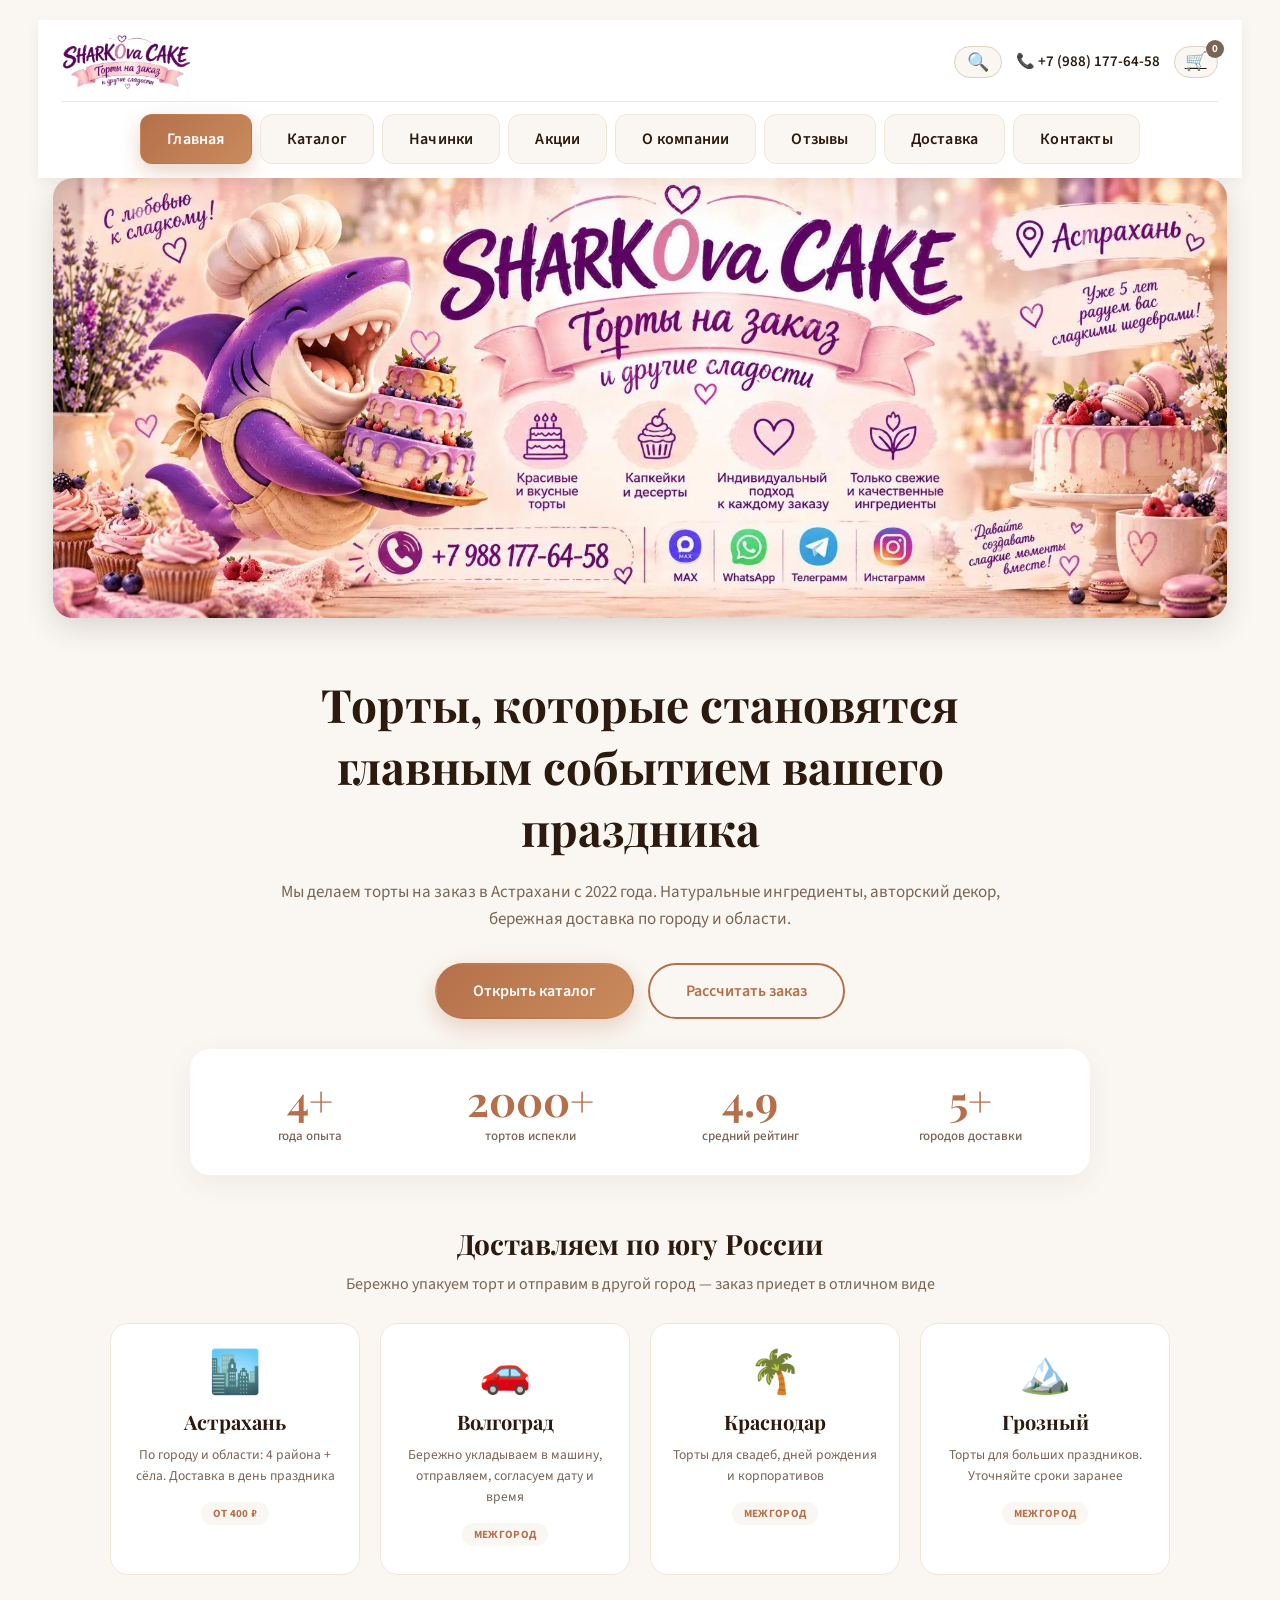
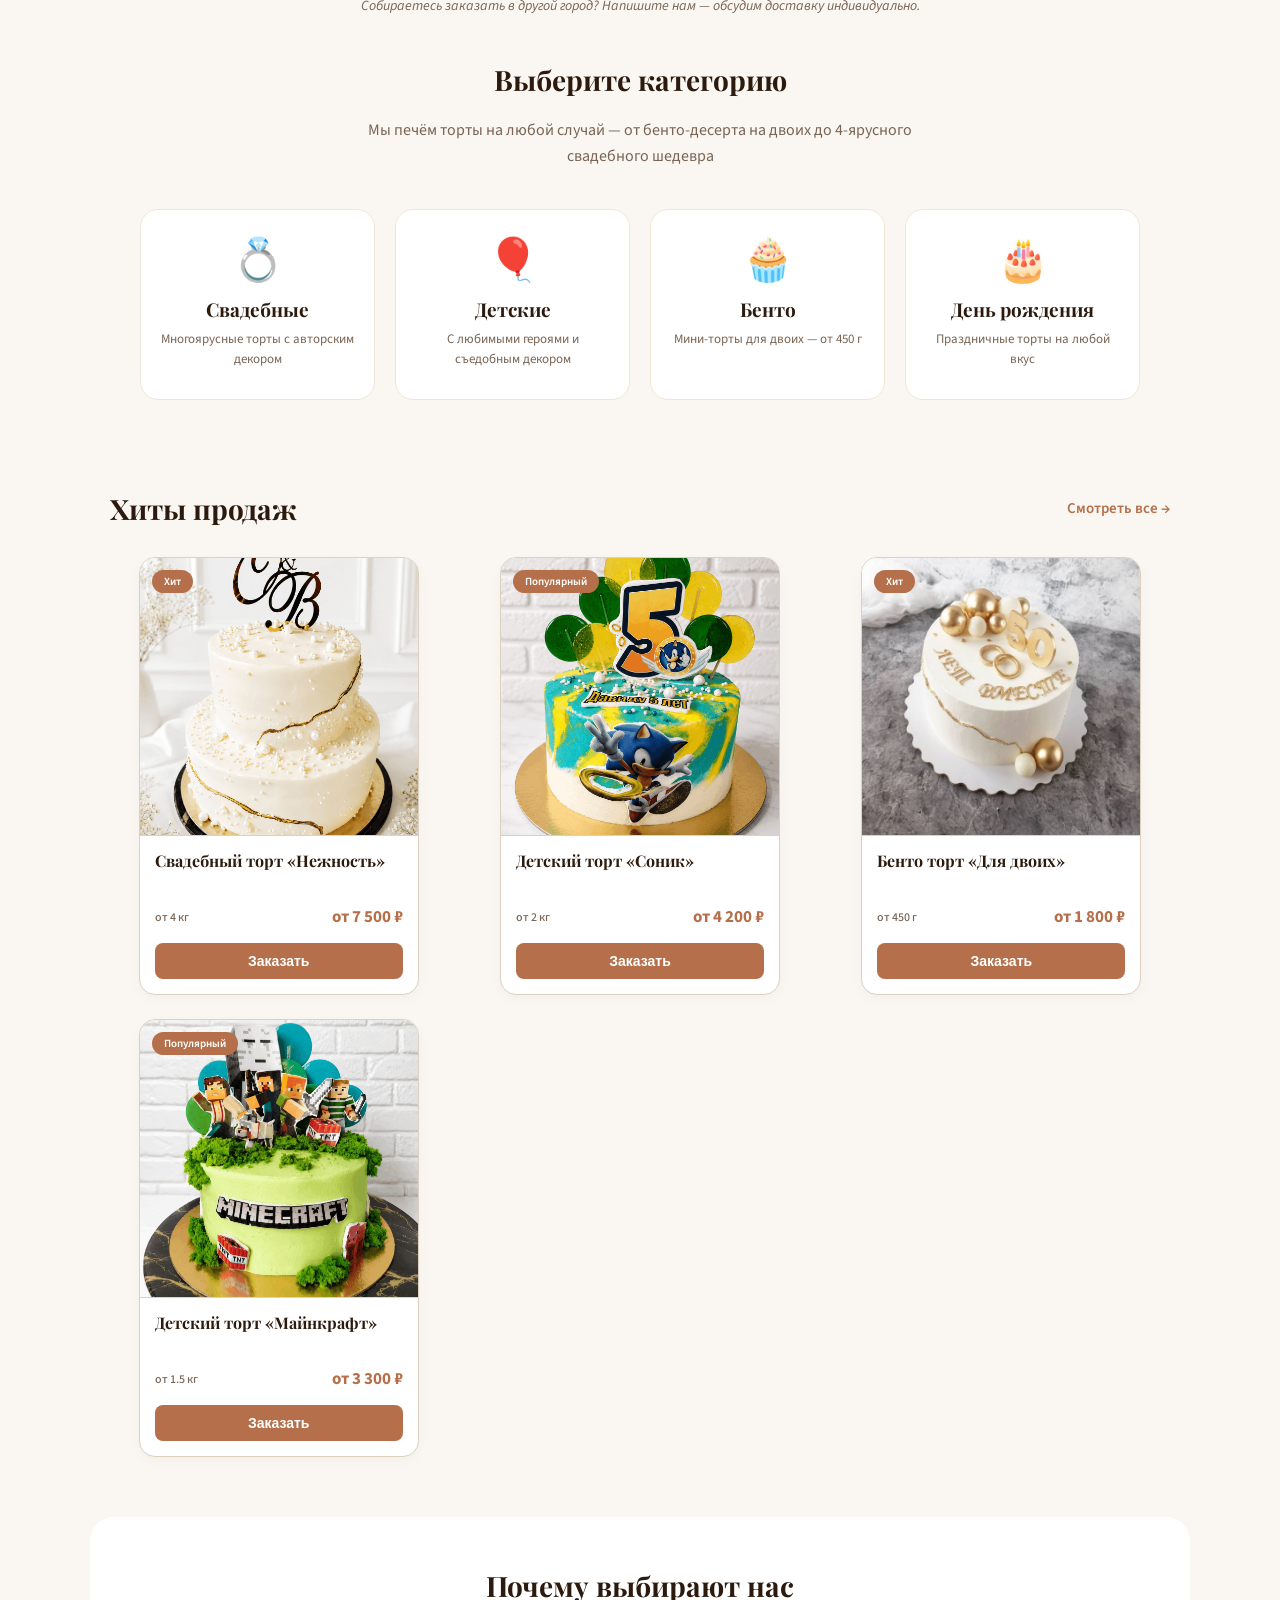
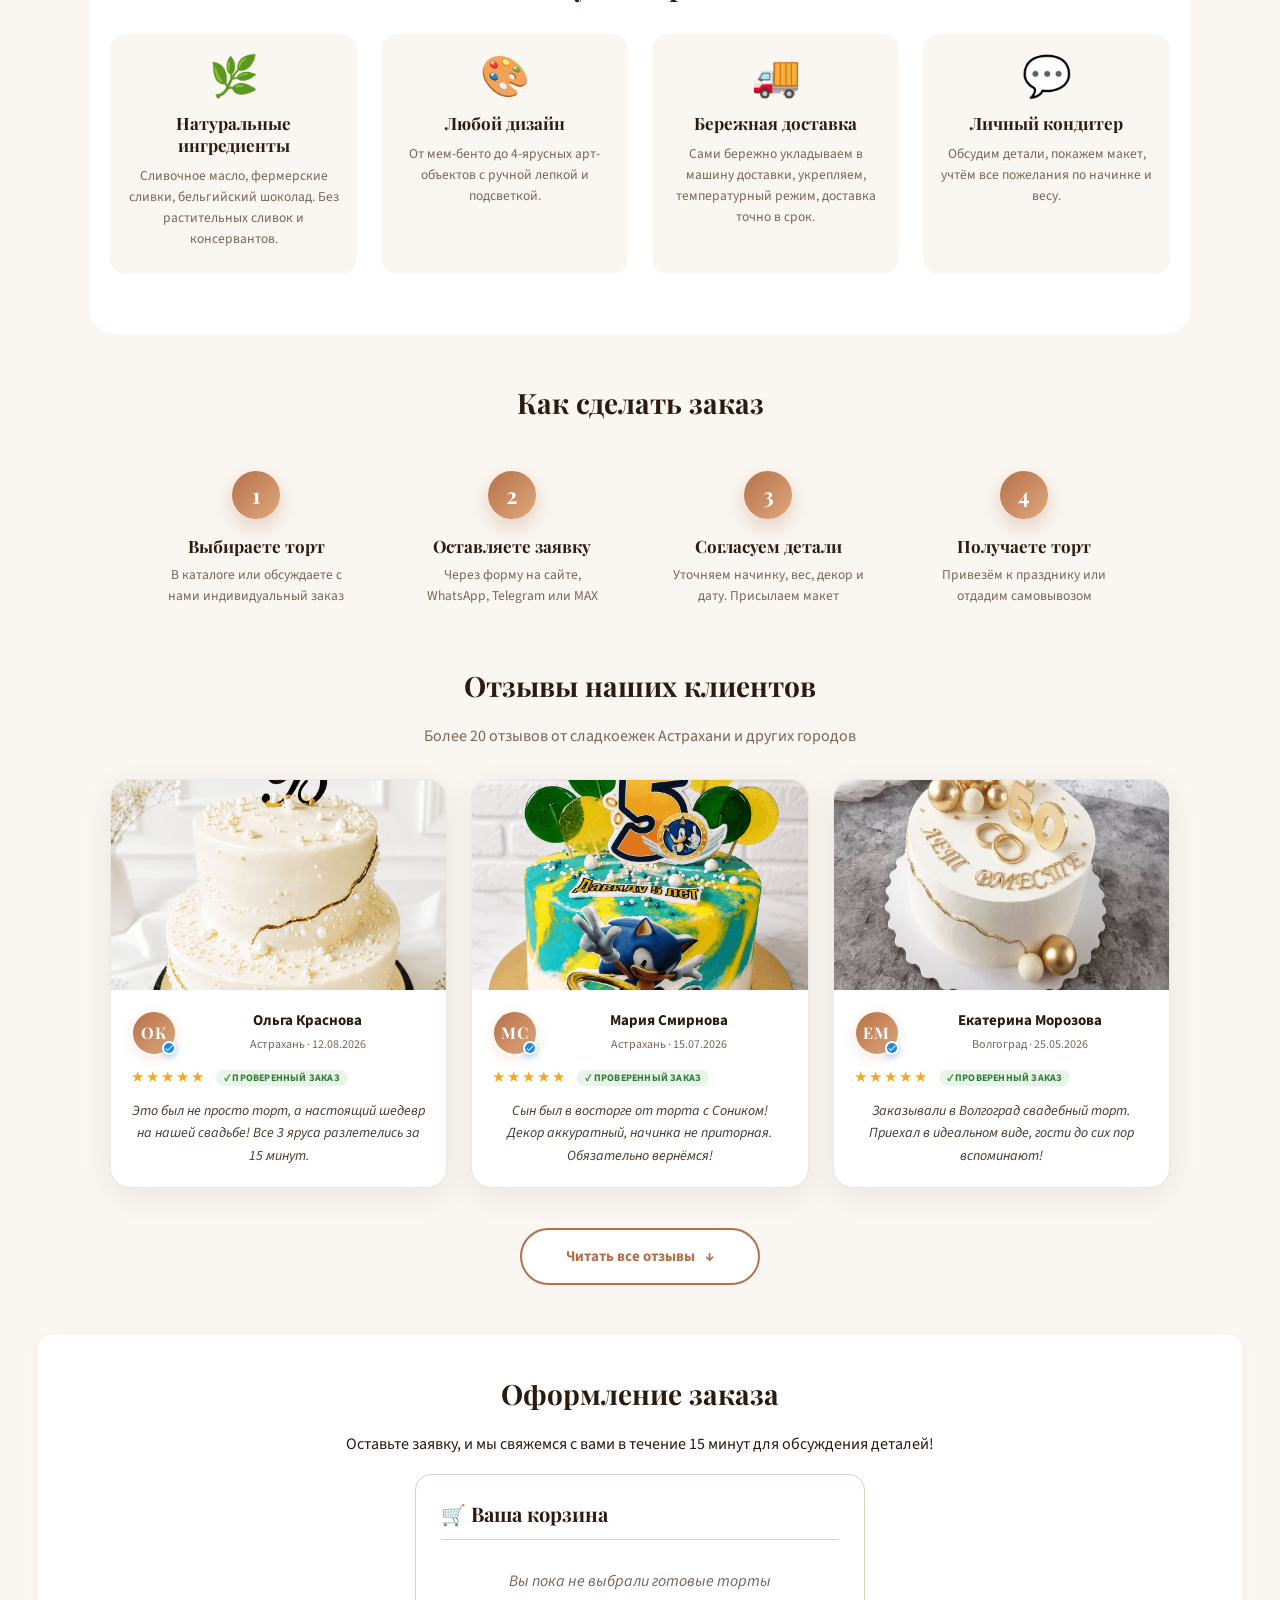
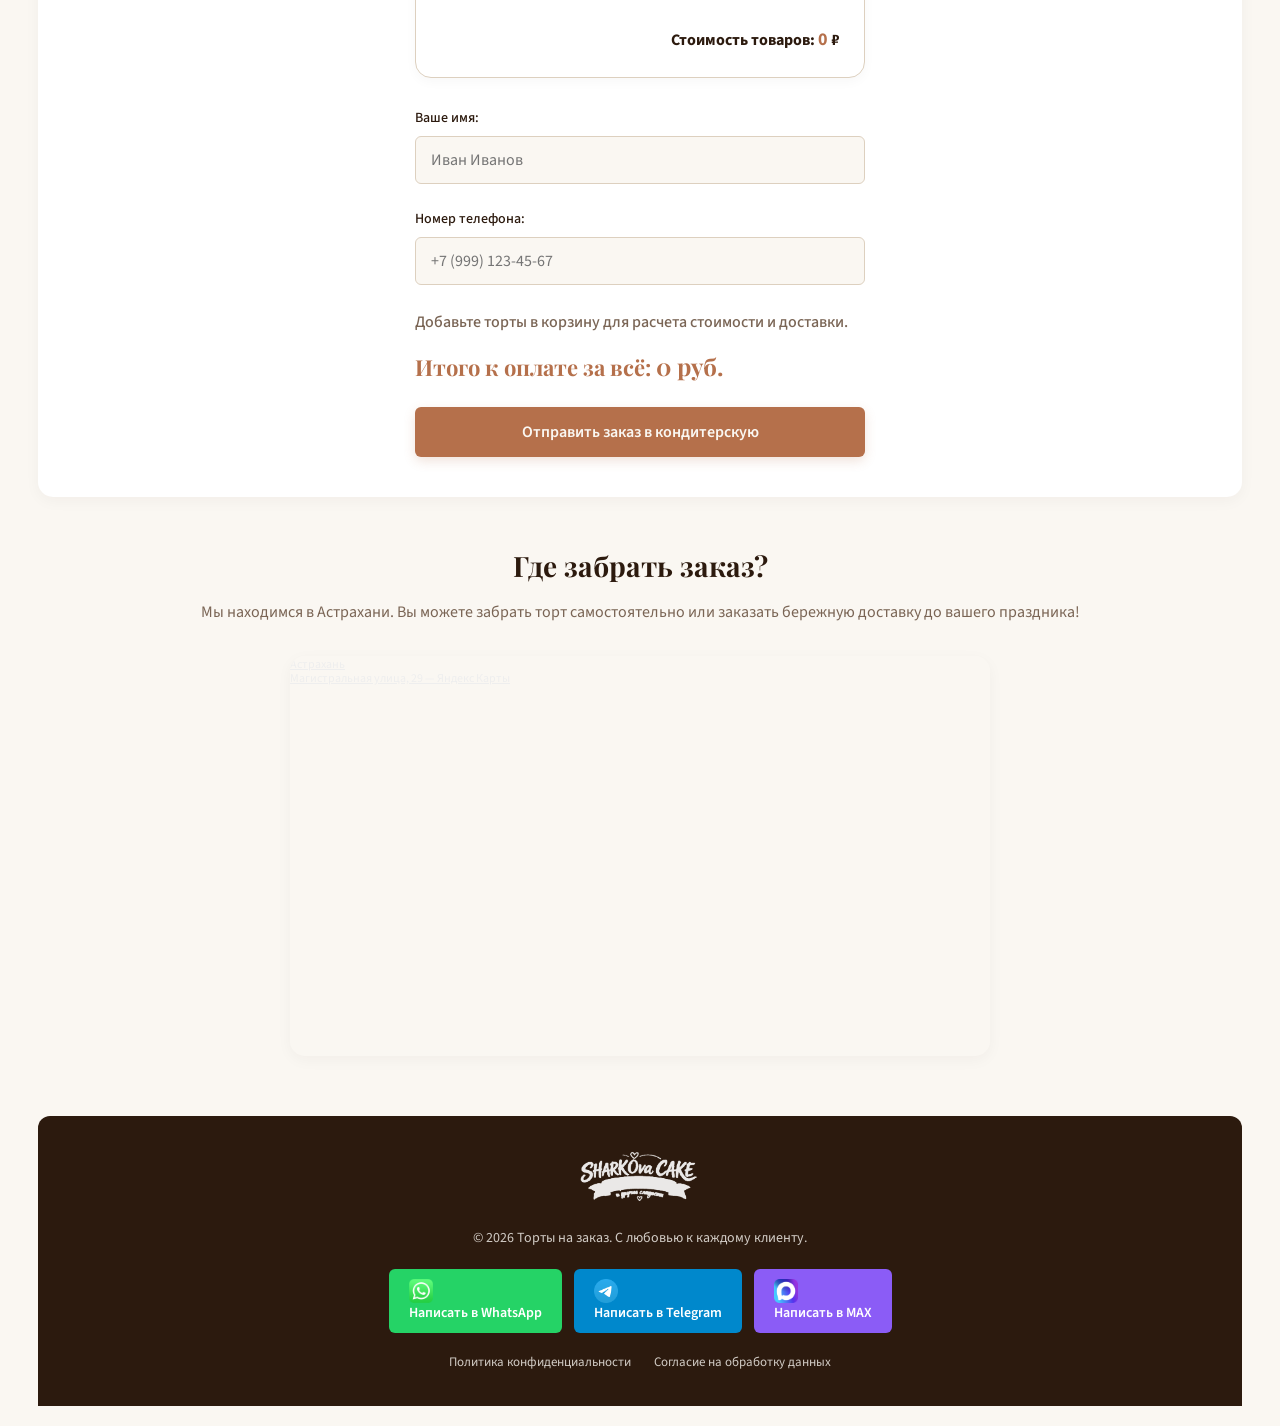
<file: index.html>
<!DOCTYPE html>
<html lang="ru">
<head>
    <meta charset="UTF-8">
    <meta name="viewport" content="width=device-width, initial-scale=1.0">
    <title>Торты на заказ в Астрахани — SharKOва cake</title>
    <meta name="description" content="Торты на заказ в Астрахани: свадебные, детские, бенто, на день рождения. Натуральные ингредиенты, авторский декор, доставка по городу.">

    <link rel="preconnect" href="https://fonts.googleapis.com">
    <link rel="preconnect" href="https://gstatic.com" crossorigin>
    <link href="https://fonts.googleapis.com/css2?family=Playfair+Display:wght@400;600;700&family=Source+Sans+3:wght@300;400;600&display=swap" rel="stylesheet">

    <link rel="stylesheet" href="css/style.css">
</head>
<body>

<!-- ===== ШАПКА ===== -->
<header class="site-header">
  <div class="header-top">
    <a href="index.html" class="logo">
  <img src="images/logo.png" alt="SharKOva Cake — Торты на заказ">
</a>

    <div class="header-actions">
      <button type="button" class="header-search-btn" id="headerSearchBtn" aria-label="Поиск">🔍</button>
      <a href="tel:+79881776458" class="phone">📞 +7 (988) 177-64-58</a>
      <a href="#cartContainer" class="header-cart-link">
        <span class="cart-icon">🛒</span>
        <span id="cartBadge" class="cart-badge">0</span>
      </a>
    </div>
  </div>

  <div class="header-search-bar" id="headerSearchBar" style="display:none;">
    <form action="catalog.html" method="GET" class="header-search-form">
      <input type="text" name="q" id="headerSearchInput" placeholder="Найти торт по названию..." autocomplete="off">
      <button type="submit">Найти</button>
    </form>
  </div>

    <nav class="site-nav">
    <a href="index.html" class="nav-link nav-link-active">Главная</a>
    <a href="catalog.html" class="nav-link">Каталог</a>
    <a href="toppings.html" class="nav-link">Начинки</a>
    <a href="stocks.html" class="nav-link">Акции</a>
    <a href="about.html" class="nav-link">О компании</a>
    <a href="reviews.html" class="nav-link">Отзывы</a>
    <a href="delivery.html" class="nav-link">Доставка</a>
    <a href="contacts.html" class="nav-link">Контакты</a>
  </nav>
</header>

<!-- ===== БОЛЬШОЙ АДАПТИВНЫЙ БАННЕР ===== -->
<section class="hero-banner">
  <!-- Ссылка ведет в каталог, чтобы клик по баннеру вел к покупкам -->
  <a href="catalog.html" aria-label="Перейти в каталог">
    <picture>
      <!-- Для телефонов и планшетов (ширина до 768px) -->
      <source media="(max-width: 768px)" srcset="images/banners/banner-mobile.jpg">
      
      <!-- Для компьютеров (если телефон не подошел, загрузится это) -->
      <img src="images/banners/banner-desktop.jpg" alt="SharKOva Cake — Торты на заказ в Астрахани">
    </picture>
  </a>
</section>

<!-- ===== HERO-INTRO ===== -->
<section class="hero-intro">
  <h1>Торты, которые становятся главным событием вашего праздника</h1>
  <p>Мы делаем торты на заказ в Астрахани с 2022 года. Натуральные ингредиенты, авторский декор, бережная доставка по городу и области.</p>
  <div class="hero-intro__buttons">
    <a href="catalog.html" class="btn-hero btn-hero--primary">Открыть каталог</a>
    <a href="#order-form-section" class="btn-hero btn-hero--outline">Рассчитать заказ</a>
  </div>
</section>

<!-- ===== СТАТИСТИКА ===== -->
<section class="stats-bar">
  <div class="stats-bar__item">
    <div class="stats-bar__num">4+</div>
    <div class="stats-bar__label">года опыта</div>
  </div>
  <div class="stats-bar__item">
    <div class="stats-bar__num">2000+</div>
    <div class="stats-bar__label">тортов испекли</div>
  </div>
  <div class="stats-bar__item">
    <div class="stats-bar__num">4.9</div>
    <div class="stats-bar__label">средний рейтинг</div>
  </div>
  <div class="stats-bar__item">
    <div class="stats-bar__num">5+</div>
    <div class="stats-bar__label">городов доставки</div>
  </div>
</section>

<!-- ===== ГЕОГРАФИЯ ДОСТАВКИ ===== -->
<section class="geo-section">
  <h2>Доставляем по югу России</h2>
  <p class="geo-subtitle">Бережно упакуем торт и отправим в другой город — заказ приедет в отличном виде</p>

  <div class="geo-grid">
    <div class="geo-card">
      <div class="geo-card__icon">🏙️</div>
      <h3>Астрахань</h3>
      <p>По городу и области: 4 района + сёла. Доставка в день праздника</p>
      <span class="geo-card__tag">от 400 ₽</span>
    </div>

    <div class="geo-card">
      <div class="geo-card__icon">🚗</div>
      <h3>Волгоград</h3>
      <p>Бережно укладываем в машину, отправляем, согласуем дату и время</p>
      <span class="geo-card__tag">межгород</span>
    </div>

    <div class="geo-card">
      <div class="geo-card__icon">🌴</div>
      <h3>Краснодар</h3>
      <p>Торты для свадеб, дней рождения и корпоративов</p>
      <span class="geo-card__tag">межгород</span>
    </div>

    <div class="geo-card">
      <div class="geo-card__icon">🏔️</div>
      <h3>Грозный</h3>
      <p>Торты для больших праздников. Уточняйте сроки заранее</p>
      <span class="geo-card__tag">межгород</span>
    </div>
  </div>

  <p class="geo-note">Собираетесь заказать в другой город? Напишите нам — обсудим доставку индивидуально.</p>
</section>

<!-- ===== КАТЕГОРИИ ===== -->
<section class="categories-section">
  <h2>Выберите категорию</h2>
  <p class="categories-subtitle">Мы печём торты на любой случай — от бенто-десерта на двоих до 4-ярусного свадебного шедевра</p>

  <div class="categories-grid">
    <a href="catalog.html?cat=wedding" class="category-card">
      <div class="category-card__icon">💍</div>
      <h3>Свадебные</h3>
      <p>Многоярусные торты с авторским декором</p>
    </a>
    <a href="catalog.html?cat=kids" class="category-card">
      <div class="category-card__icon">🎈</div>
      <h3>Детские</h3>
      <p>С любимыми героями и съедобным декором</p>
    </a>
    <a href="catalog.html?cat=bento" class="category-card">
      <div class="category-card__icon">🧁</div>
      <h3>Бенто</h3>
      <p>Мини-торты для двоих — от 450 г</p>
    </a>
    <a href="catalog.html?cat=birthday" class="category-card">
      <div class="category-card__icon">🎂</div>
      <h3>День рождения</h3>
      <p>Праздничные торты на любой вкус</p>
    </a>
  </div>
</section>

<!-- ===== ХИТЫ ПРОДАЖ ===== -->
<section class="hit-products-section">
  <div class="section-head-row">
    <h2>Хиты продаж</h2>
    <a href="catalog.html" class="section-more-link">Смотреть все →</a>
  </div>

  <div class="products-grid products-grid--home">

    <a href="products/wedding1.html" class="product-link" style="text-decoration:none; display:block;">
      <div class="product-card">
        <div class="product-image">
          <img src="images/catalog/wedding1.jpg" alt="Свадебный торт Нежность" loading="lazy">
          <span class="product-badge">Хит</span>
        </div>
        <div class="product-info">
          <h3 class="product-title">Свадебный торт «Нежность»</h3>
          <div class="product-info-meta">
            <p class="product-weight">от 4 кг</p>
            <div class="product-price">от 7 500 ₽</div>
          </div>
           <button class="product-btn">Заказать</button>
        </div>
      </div>
    </a>

    <a href="products/kids_sonic.html" class="product-link" style="text-decoration:none; display:block;">
      <div class="product-card">
        <div class="product-image">
          <img src="images/catalog/sonic.png" alt="Детский торт Соник" loading="lazy">
          <span class="product-badge">Популярный</span>
        </div>
        <div class="product-info">
          <h3 class="product-title">Детский торт «Соник»</h3>
          <div class="product-info-meta">
            <p class="product-weight">от 2 кг</p>
            <div class="product-price">от 4 200 ₽</div>
          </div>
          <button class="product-btn">Заказать</button>
        </div>
      </div>
    </a>

    <a href="products/bento_two.html" class="product-link" style="text-decoration:none; display:block;">
      <div class="product-card">
        <div class="product-image">
          <img src="images/catalog/cake.jpg" alt="Бенто торт Для двоих" loading="lazy">
          <span class="product-badge">Хит</span>
        </div>
        <div class="product-info">
          <h3 class="product-title">Бенто торт «Для двоих»</h3>
          <div class="product-info-meta">
            <p class="product-weight">от 450 г</p>
            <div class="product-price">от 1 800 ₽</div>
          </div>
          <button class="product-btn">Заказать</button>
        </div>
      </div>
    </a>

    <a href="products/kids_minekraft.html" class="product-link" style="text-decoration:none; display:block;">
      <div class="product-card">
        <div class="product-image">
          <img src="images/catalog/minecraft.png" alt="Детский торт Майнкрафт" loading="lazy">
          <span class="product-badge">Популярный</span>
        </div>
        <div class="product-info">
          <h3 class="product-title">Детский торт «Майнкрафт»</h3>
          <div class="product-info-meta">
            <p class="product-weight">от 1.5 кг</p>
            <div class="product-price">от 3 300 ₽</div>
          </div>
          <button class="product-btn">Заказать</button>
        </div>
      </div>
    </a>

  </div>
</section>

<!-- ===== ПОЧЕМУ ВЫБИРАЮТ НАС ===== -->
<section class="features-section">
  <h2>Почему выбирают нас</h2>

  <div class="features-grid">
    <div class="feature-card">
      <div class="feature-card__icon">🌿</div>
      <h3>Натуральные ингредиенты</h3>
      <p>Сливочное масло, фермерские сливки, бельгийский шоколад. Без растительных сливок и консервантов.</p>
    </div>
    <div class="feature-card">
      <div class="feature-card__icon">🎨</div>
      <h3>Любой дизайн</h3>
      <p>От мем-бенто до 4-ярусных арт-объектов с ручной лепкой и подсветкой.</p>
    </div>
    <div class="feature-card">
      <div class="feature-card__icon">🚚</div>
      <h3>Бережная доставка</h3>
      <p>Сами бережно укладываем в машину доставки, укрепляем, температурный режим, доставка точно в срок.</p>
    </div>
    <div class="feature-card">
      <div class="feature-card__icon">💬</div>
      <h3>Личный кондитер</h3>
      <p>Обсудим детали, покажем макет, учтём все пожелания по начинке и весу.</p>
    </div>
  </div>
</section>

<!-- ===== КАК СДЕЛАТЬ ЗАКАЗ ===== -->
<section class="how-section">
  <h2>Как сделать заказ</h2>

  <div class="how-grid">
    <div class="how-step">
      <div class="how-step__num">1</div>
      <h3>Выбираете торт</h3>
      <p>В каталоге или обсуждаете с нами индивидуальный заказ</p>
    </div>
    <div class="how-step">
      <div class="how-step__num">2</div>
      <h3>Оставляете заявку</h3>
      <p>Через форму на сайте, WhatsApp, Telegram или MAX</p>
    </div>
    <div class="how-step">
      <div class="how-step__num">3</div>
      <h3>Согласуем детали</h3>
      <p>Уточняем начинку, вес, декор и дату. Присылаем макет</p>
    </div>
    <div class="how-step">
      <div class="how-step__num">4</div>
      <h3>Получаете торт</h3>
      <p>Привезём к празднику или отдадим самовывозом</p>
    </div>
  </div>
</section>

<!-- ===== ОТЗЫВЫ ===== -->
<section class="reviews-section" id="reviews">
  <h2>Отзывы наших клиентов</h2>
  <p class="reviews-subtitle">Более 20 отзывов от сладкоежек Астрахани и других городов</p>

  <div class="reviews-home-grid">

    <!-- Отзыв 1 -->
    <article class="review-card-home">
      <div class="review-card-home__photo">
        <img src="images/catalog/wedding1.jpg" alt="Свадебный торт" loading="lazy">
      </div>
      <div class="review-card-home__body">
        <div class="review-card-home__head">
          <div class="review-avatar-wrap">
            <div class="review-avatar--fallback">ОК</div>
          </div>
          <div class="review-card-home__name">
            <h3>Ольга Краснова</h3>
            <span>Астрахань · 12.08.2026</span>
          </div>
        </div>
        <div class="review-card-home__stars">
          <span class="stars">★★★★★</span>
          <span class="verified-badge">✓ Проверенный заказ</span>
        </div>
        <p class="review-card-home__text">Это был не просто торт, а настоящий шедевр на нашей свадьбе! Все 3 яруса разлетелись за 15 минут.</p>
      </div>
    </article>

    <!-- Отзыв 2 -->
    <article class="review-card-home">
      <div class="review-card-home__photo">
        <img src="images/catalog/sonic.png" alt="Детский торт Соник" loading="lazy">
      </div>
      <div class="review-card-home__body">
        <div class="review-card-home__head">
          <div class="review-avatar-wrap">
            <div class="review-avatar--fallback">МС</div>
          </div>
          <div class="review-card-home__name">
            <h3>Мария Смирнова</h3>
            <span>Астрахань · 15.07.2026</span>
          </div>
        </div>
        <div class="review-card-home__stars">
          <span class="stars">★★★★★</span>
          <span class="verified-badge">✓ Проверенный заказ</span>
        </div>
        <p class="review-card-home__text">Сын был в восторге от торта с Соником! Декор аккуратный, начинка не приторная. Обязательно вернёмся!</p>
      </div>
    </article>

    <!-- Отзыв 3 -->
    <article class="review-card-home">
      <div class="review-card-home__photo">
        <img src="images/catalog/cake.jpg" alt="Бенто торт" loading="lazy">
      </div>
      <div class="review-card-home__body">
        <div class="review-card-home__head">
          <div class="review-avatar-wrap">
            <div class="review-avatar--fallback">ЕМ</div>
          </div>
          <div class="review-card-home__name">
            <h3>Екатерина Морозова</h3>
            <span>Волгоград · 25.05.2026</span>
          </div>
        </div>
        <div class="review-card-home__stars">
          <span class="stars">★★★★★</span>
          <span class="verified-badge">✓ Проверенный заказ</span>
        </div>
        <p class="review-card-home__text">Заказывали в Волгоград свадебный торт. Приехал в идеальном виде, гости до сих пор вспоминают!</p>
      </div>
    </article>

  </div>

  <div style="text-align:center; margin-top:40px;">
    <a href="reviews.html" class="reviews-more-btn">Читать все отзывы</a>
  </div>
</section>

<!-- ===== ФОРМА ЗАКАЗА + КОРЗИНА ===== -->
<section class="order-section" id="order-form-section">

  <h2>Оформление заказа</h2>
  <p>Оставьте заявку, и мы свяжемся с вами в течение 15 минут для обсуждения деталей!</p>

  <div id="cartContainer" class="cart-container">
    <h3>🛒 Ваша корзина</h3>
    <ul id="cartItemsList" class="cart-items-list">
      <li class="empty-cart-message">Вы пока не выбрали готовые торты</li>
    </ul>
    <div class="cart-total">
      <strong>Стоимость товаров: <span id="cartTotalSum">0</span> ₽</strong>
    </div>
  </div>

  <form class="order-form" action="https://formspree.io/f/mjybdojk" method="POST">

    <input type="hidden" id="orderDetailsInput" name="Заказ_Детали">

    <div class="form-group">
      <label for="username">Ваше имя:</label>
      <input type="text" id="username" name="name" placeholder="Иван Иванов" required>
    </div>

    <div class="form-group">
      <label for="userphone">Номер телефона:</label>
      <input type="tel" id="userphone" name="phone" placeholder="+7 (999) 123-45-67" required>
    </div>

    <div class="calculation-results" style="margin-top: 20px; text-align: left; margin-bottom: 25px;">
      <p id="resultText" style="font-weight: 500; margin-bottom: 8px; color: #7A6555;"></p>
      <h3 id="grandTotalText" style="font-family: 'Playfair Display', serif; color: #B5704B; margin-top: 15px; font-size: 22px; margin-bottom: 0;">
        Итого к оплате за всё: <span style="font-weight: 700;">0 руб.</span>
      </h3>
    </div>

    <button type="submit" class="submit-btn">Отправить заказ в кондитерскую</button>
  </form>
</section>

<!-- ===== КАРТА ===== -->
<section class="map-section">
  <h2>Где забрать заказ?</h2>
  <p>Мы находимся в Астрахани. Вы можете забрать торт самостоятельно или заказать бережную доставку до вашего праздника!</p>

  <div class="map-container">
    <div style="position:relative;overflow:hidden;">
      <a href="https://yandex.ru/maps/37/astrahan/?utm_medium=mapframe&utm_source=maps" style="color:#eee;font-size:12px;position:absolute;top:0px;">Астрахань</a>
      <a href="https://yandex.ru/maps/37/astrahan/?indoorLevel=1&ll=47.986997%2C46.411261&mode=whatshere&utm_medium=mapframe&utm_source=maps&whatshere%5Bpoint%5D=47.984889%2C46.413024&whatshere%5Bzoom%5D=17.36&z=17.36" style="color:#eee;font-size:12px;position:absolute;top:14px;">Магистральная улица, 29 — Яндекс Карты</a>
      <iframe src="https://yandex.ru/map-widget/v1/?indoorLevel=1&ll=47.986997%2C46.411261&mode=whatshere&whatshere%5Bpoint%5D=47.984889%2C46.413024&whatshere%5Bzoom%5D=17.36&z=17.36" width="560" height="400" frameborder="1" allowfullscreen="true" style="position:relative;"></iframe>
    </div>
  </div>
</section>

<!-- ===== ФУТЕР ===== -->
<footer class="site-footer">
  
  <!-- СЮДА ВСТАВЛЕН ЛОГОТИП -->
  <a href="index.html" class="footer-logo" style="display: inline-block; margin-bottom: 20px;">
    <img src="images/logo.png" alt="SharKOva Cake" style="height: 50px; width: auto; filter: brightness(0) invert(1); opacity: 0.9;">
  </a>

  <p class="footer-text">© 2026 Торты на заказ. С любовью к каждому клиенту.</p>

  <div class="footer-contacts">
    <a href="https://wa.me/79170816525?text=Привет%21%20Хочу%20заказать%20торт" class="contact-link whatsapp" target="_blank" rel="noopener noreferrer">
      <img src="images/logo/WhatsApp_logo-color-vertical.svg.webp" alt="WhatsApp" width="24" height="24" style="vertical-align: middle; margin-right: 8px;">
      Написать в WhatsApp
    </a>
    <a href="https://t.me/ваш_username" class="contact-link telegram" target="_blank" rel="noopener noreferrer">
      <img src="images/logo/Telegram_2019_Logo.svg.webp" alt="Telegram" width="24" height="24" style="vertical-align: middle; margin-right: 8px;">
      Написать в Telegram
    </a>
    <a href="https://max.ru/u/f9LHodD0cOLYQq51SfQPaaQOz8GkIMK5_IvAtXiSyLAyNAZmZk75qnrLQA4" class="contact-link max" target="_blank" rel="noopener noreferrer">
      <img src="images/logo/Логотип_MAX.svg.webp" alt="MAX" style="width: 24px; height: 24px; vertical-align: middle; margin-right: 6px;">
      Написать в MAX
    </a>
  </div>
    <div style="margin-top: 20px; font-size: 13px; opacity: 0.8;">
    <a href="terms_of_sale.html" target="_blank" style="color: #FAF7F2; text-decoration: none; margin: 0 10px;">Политика конфиденциальности</a>
    <a href="processing_of_personal_data.html" target="_blank" style="color: #FAF7F2; text-decoration: none; margin: 0 10px;">Согласие на обработку данных</a>
  </div>
</footer>

<script src="script.js"></script>

</body>
</html>
</file>
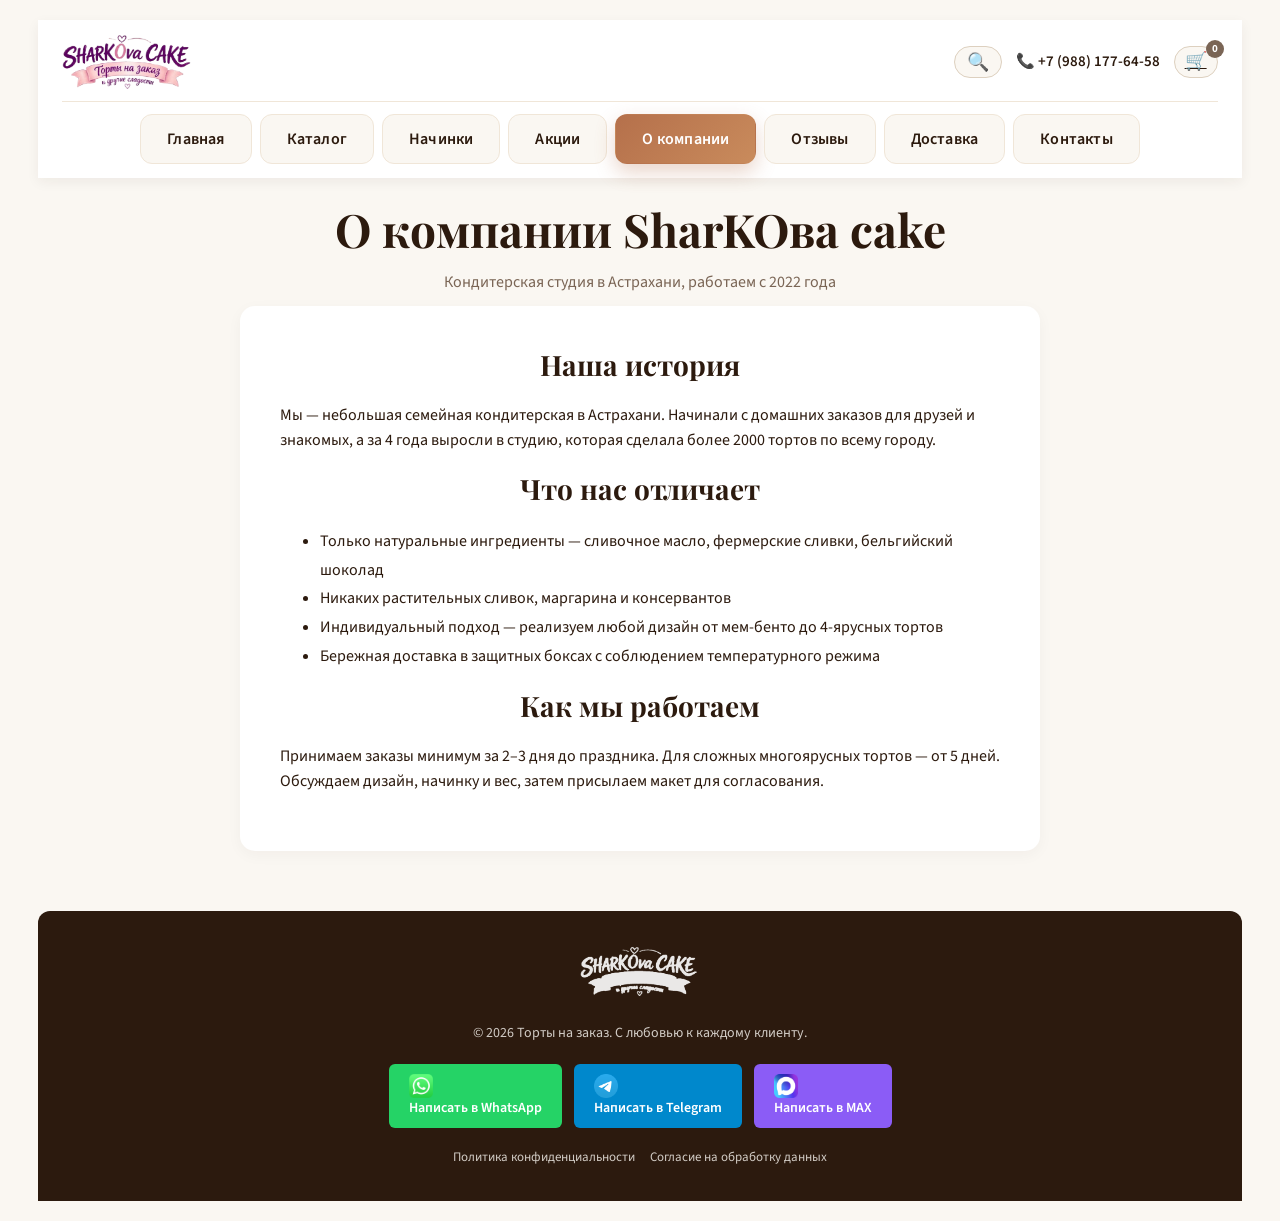
<file: about.html>
<!DOCTYPE html>
<html lang="ru">
<head>
<meta charset="UTF-8">
<meta name="viewport" content="width=device-width, initial-scale=1.0">
<title>О компании — SharKOва cake</title>
<link rel="preconnect" href="https://fonts.googleapis.com">
<link rel="preconnect" href="https://gstatic.com" crossorigin>
<link href="https://fonts.googleapis.com/css2?family=Playfair+Display:wght@400;600;700&family=Source+Sans+3:wght@300;400;600&display=swap" rel="stylesheet">
<link rel="stylesheet" href="css/style.css">
</head>
<body>

<header class="site-header">
  <div class="header-top">
   <a href="index.html" class="logo">
  <img src="images/logo.png" alt="SharKOva Cake — Торты на заказ">
</a>
    <div class="header-actions">
      <button type="button" class="header-search-btn" id="headerSearchBtn">🔍</button>
      <a href="tel:+79881776458" class="phone">📞 +7 (988) 177-64-58</a>
      <a href="index.html#cartContainer" class="header-cart-link">
        <span class="cart-icon">🛒</span>
        <span id="cartBadge" class="cart-badge">0</span>
      </a>
    </div>
  </div>
  <div class="header-search-bar" id="headerSearchBar" style="display:none;">
    <form action="catalog.html" method="GET" class="header-search-form">
      <input type="text" name="q" id="headerSearchInput" placeholder="Найти торт по названию..." autocomplete="off">
      <button type="submit">Найти</button>
    </form>
  </div>
    <nav class="site-nav">
    <a href="index.html" class="nav-link">Главная</a>
    <a href="catalog.html" class="nav-link">Каталог</a>
    <a href="toppings.html" class="nav-link">Начинки</a>
    <a href="stocks.html" class="nav-link">Акции</a>
    <a href="about.html" class="nav-link nav-link-active">О компании</a>
    <a href="reviews.html" class="nav-link">Отзывы</a>
    <a href="delivery.html" class="nav-link">Доставка</a>
    <a href="contacts.html" class="nav-link">Контакты</a>
  </nav>
</header>

<section class="page-hero">
  <h1>О компании SharKOва cake</h1>
  <p>Кондитерская студия в Астрахани, работаем с 2022 года</p>
</section>

<section class="order-section" style="max-width:800px; margin:0 auto 40px; text-align:left;">
  <h2 style="margin-top:0;">Наша история</h2>
  <p>Мы — небольшая семейная кондитерская в Астрахани. Начинали с домашних заказов для друзей и знакомых, а за 4 года выросли в студию, которая сделала более 2000 тортов по всему городу.</p>

  <h2>Что нас отличает</h2>
  <ul style="font-size:16px; line-height:1.8; color:#2C1A0E;">
    <li>Только натуральные ингредиенты — сливочное масло, фермерские сливки, бельгийский шоколад</li>
    <li>Никаких растительных сливок, маргарина и консервантов</li>
    <li>Индивидуальный подход — реализуем любой дизайн от мем-бенто до 4-ярусных тортов</li>
    <li>Бережная доставка в защитных боксах с соблюдением температурного режима</li>
  </ul>

  <h2>Как мы работаем</h2>
  <p>Принимаем заказы минимум за 2–3 дня до праздника. Для сложных многоярусных тортов — от 5 дней. Обсуждаем дизайн, начинку и вес, затем присылаем макет для согласования.</p>
</section>

<footer class="site-footer">

  <a href="index.html" class="footer-logo" style="display: inline-block; margin-bottom: 20px;">
  <img src="images/logo.png" alt="SharKOva Cake" style="height: 50px; width: auto; filter: brightness(0) invert(1); opacity: 0.9;">
</a>

  <p class="footer-text">© 2026 Торты на заказ. С любовью к каждому клиенту.</p>
   <div class="footer-contacts">
    <a href="https://wa.me/79170816525" class="contact-link whatsapp" target="_blank" rel="noopener noreferrer">
      <img src="images/logo/WhatsApp_logo-color-vertical.svg.webp" alt="WhatsApp" width="24" height="24" style="vertical-align: middle; margin-right: 8px;">
      Написать в WhatsApp
    </a>
    <a href="https://t.me/ваш_username" class="contact-link telegram" target="_blank" rel="noopener noreferrer">
      <img src="images/logo/Telegram_2019_Logo.svg.webp" alt="Telegram" width="24" height="24" style="vertical-align: middle; margin-right: 8px;">
      Написать в Telegram
    </a>
    <a href="https://max.ru/u/f9LHodD0cOLYQq51SfQPaaQOz8GkIMK5_IvAtXiSyLAyNAZmZk75qnrLQA4" class="contact-link max" target="_blank" rel="noopener noreferrer">
      <img src="images/logo/Логотип_MAX.svg.webp" alt="MAX" style="width: 24px; height: 24px; vertical-align: middle; margin-right: 6px;">
      Написать в MAX
    </a>
  </div>
    <div style="margin-top: 20px; font-size: 13px; opacity: 0.8; display: flex; justify-content: center; flex-wrap: wrap; gap: 15px;">
    <a href="terms_of_sale.html" target="_blank" style="color: #FAF7F2; text-decoration: none;">Политика конфиденциальности</a>
    <a href="processing_of_personal_data.html" target="_blank" style="color: #FAF7F2; text-decoration: none;">Согласие на обработку данных</a>
  </div>
</footer>

<script src="script.js"></script>
</body>
</html>
</file>
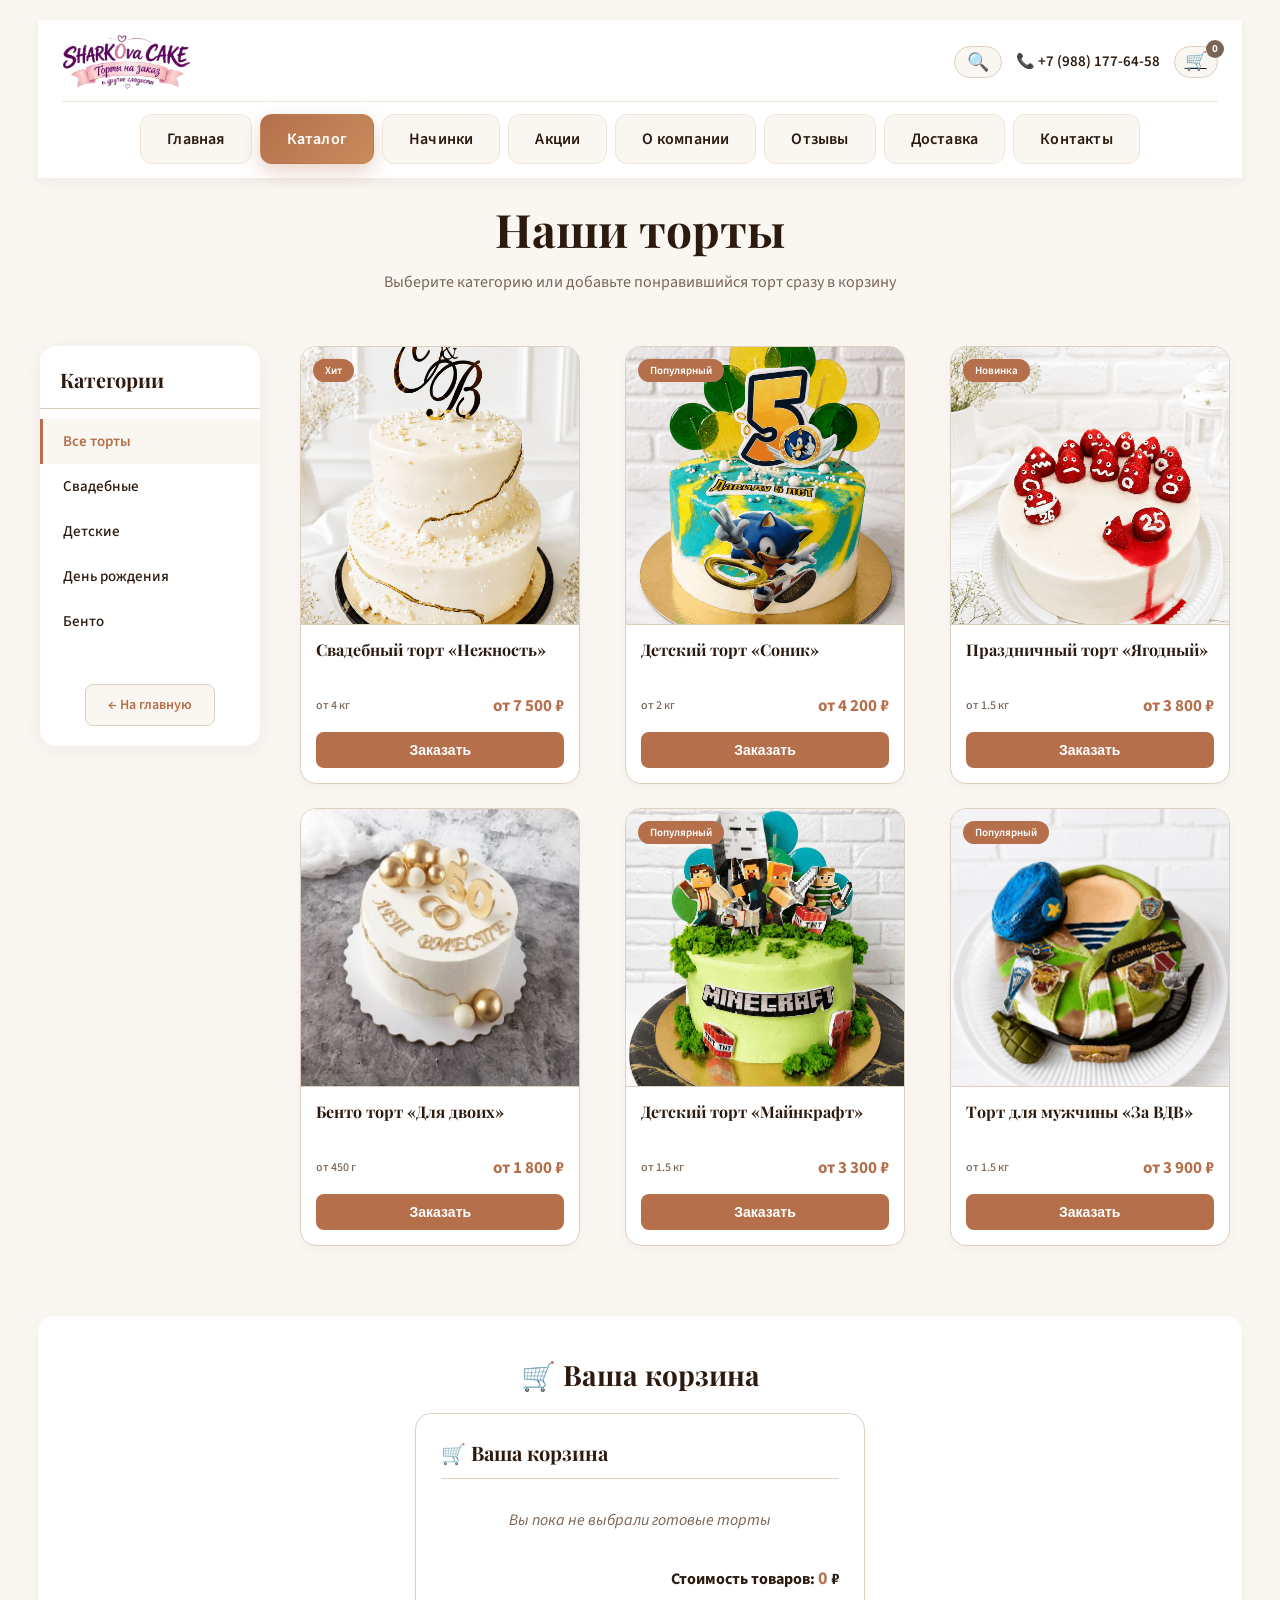
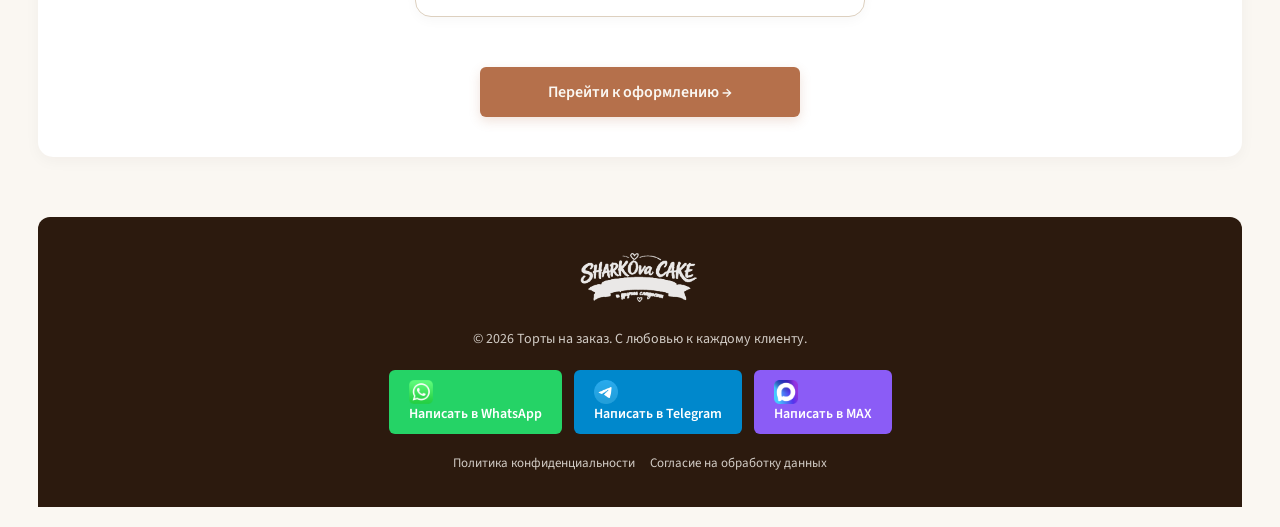
<file: catalog.html>
<!DOCTYPE html>
<html lang="ru">
<head>
    <meta charset="UTF-8">
    <meta name="viewport" content="width=device-width, initial-scale=1.0">
    <title>Каталог тортов — SharKOва cake</title>
    <meta name="description" content="Каталог тортов на заказ в Астрахани: свадебные, детские, бенто, на день рождения. Закажите с доставкой.">

    <link rel="preconnect" href="https://fonts.googleapis.com">
    <link rel="preconnect" href="https://gstatic.com" crossorigin>
    <link href="https://fonts.googleapis.com/css2?family=Playfair+Display:wght@400;600;700&family=Source+Sans+3:wght@300;400;600&display=swap" rel="stylesheet">

    <link rel="stylesheet" href="css/style.css">
</head>
<body>

<!-- ===== ШАПКА ===== -->
<header class="site-header">
  <div class="header-top">

    <a href="index.html" class="logo">
  <img src="images/logo.png" alt="SharKOva Cake — Торты на заказ">
</a>

    <div class="header-actions">
      <button type="button" class="header-search-btn" id="headerSearchBtn" aria-label="Поиск">
        🔍
      </button>

      <a href="tel:+79881776458" class="phone">📞 +7 (988) 177-64-58</a>

      <a href="#cartContainer" class="header-cart-link">
        <span class="cart-icon">🛒</span>
        <span id="cartBadge" class="cart-badge">0</span>
      </a>
    </div>

  </div>

  <!-- ⬇️ ЭТОТ БЛОК ДОЛЖЕН БЫТЬ ЗДЕСЬ — БЕЗ НЕГО ПОИСК НЕ РАБОТАЕТ -->
  <div class="header-search-bar" id="headerSearchBar" style="display:none;">
    <form action="catalog.html" method="GET" class="header-search-form">
      <input
        type="text"
        name="q"
        id="headerSearchInput"
        placeholder="Найти торт по названию..."
        autocomplete="off"
      >
      <button type="submit">Найти</button>
    </form>
  </div>

  <!-- Меню -->
   <nav class="site-nav">
    <a href="index.html" class="nav-link">Главная</a>
    <a href="catalog.html" class="nav-link nav-link-active">Каталог</a>
    <a href="toppings.html" class="nav-link">Начинки</a>
    <a href="stocks.html" class="nav-link">Акции</a>
    <a href="about.html" class="nav-link">О компании</a>
    <a href="reviews.html" class="nav-link">Отзывы</a>
    <a href="delivery.html" class="nav-link">Доставка</a>
    <a href="contacts.html" class="nav-link">Контакты</a>
  </nav>
</header>

<!-- ===== ЗАГОЛОВОК ===== -->
<section class="page-hero">
  <h1>Наши торты</h1>
  <p>Выберите категорию или добавьте понравившийся торт сразу в корзину</p>
</section>

<!-- ===== КАТАЛОГ ===== -->
<section class="catalog-section" id="catalog">
  <div class="catalog-layout">

    <aside class="catalog-sidebar">
      <h3 class="sidebar-title">Категории</h3>
      <ul class="category-list">
        <li><a href="#" class="category-link active" data-category="all">Все торты</a></li>
        <li><a href="#" class="category-link" data-category="wedding">Свадебные</a></li>
        <li><a href="#" class="category-link" data-category="kids">Детские</a></li>
        <li><a href="#" class="category-link" data-category="birthday">День рождения</a></li>
        <li><a href="#" class="category-link" data-category="bento">Бенто</a></li>
      </ul>

      <div style="text-align:center; margin-top: 20px;">
        <a href="index.html" class="back-home">← На главную</a>
      </div>
    </aside>

    <div class="catalog-products">
      <div class="products-grid">

        <a href="products/wedding1.html" class="product-link" style="text-decoration:none; display:block;">
          <div class="product-card" data-category="wedding">
            <div class="product-image">
              <img src="images/catalog/wedding1.jpg" alt="Свадебный торт Нежность" loading="lazy">
              <span class="product-badge">Хит</span>
            </div>
            <div class="product-info">
              <h3 class="product-title">Свадебный торт «Нежность»</h3>
              <div class="product-info-meta">
                <p class="product-weight">от 4 кг</p>
                <div class="product-price">от 7 500 ₽</div>
              </div>
              <button class="product-btn" onclick="event.preventDefault();">Заказать</button>
            </div>
          </div>
        </a>

        <a href="products/kids_sonic.html" class="product-link" style="text-decoration:none; display:block;">
          <div class="product-card" data-category="kids">
            <div class="product-image">
              <img src="images/catalog/sonic.png" alt="Детский торт Соник" loading="lazy">
              <span class="product-badge">Популярный</span>
            </div>
            <div class="product-info">
              <h3 class="product-title">Детский торт «Соник»</h3>
              <div class="product-info-meta">
                <p class="product-weight">от 2 кг</p>
                <div class="product-price">от 4 200 ₽</div>
              </div>
              <button class="product-btn" onclick="event.preventDefault();">Заказать</button>
            </div>
          </div>
        </a>

        <a href="products/birthday_berry.html" class="product-link" style="text-decoration:none; display:block;">
          <div class="product-card" data-category="birthday">
            <div class="product-image">
              <img src="images/catalog/berry.png" alt="Праздничный торт Ягодный" loading="lazy">
              <span class="product-badge">Новинка</span>
            </div>
            <div class="product-info">
              <h3 class="product-title">Праздничный торт «Ягодный»</h3>
              <div class="product-info-meta">
                <p class="product-weight">от 1.5 кг</p>
                <div class="product-price">от 3 800 ₽</div>
              </div>
              <button class="product-btn" onclick="event.preventDefault();">Заказать</button>
            </div>
          </div>
        </a>

        <a href="products/bento_two.html" class="product-link" style="text-decoration:none; display:block;">
          <div class="product-card" data-category="bento">
            <div class="product-image">
              <img src="images/catalog/cake.jpg" alt="Бенто торт Для двоих" loading="lazy">
            </div>
            <div class="product-info">
              <h3 class="product-title">Бенто торт «Для двоих»</h3>
              <div class="product-info-meta">
                <p class="product-weight">от 450 г</p>
                <div class="product-price">от 1 800 ₽</div>
              </div>
              <button class="product-btn" onclick="event.preventDefault();">Заказать</button>
            </div>
          </div>
        </a>

        <a href="products/kids_minekraft.html" class="product-link" style="text-decoration:none; display:block;">
          <div class="product-card" data-category="kids">
            <div class="product-image">
              <img src="images/catalog/minecraft.png" alt="Детский торт Майнкрафт" loading="lazy">
              <span class="product-badge">Популярный</span>
            </div>
            <div class="product-info">
              <h3 class="product-title">Детский торт «Майнкрафт»</h3>
              <div class="product-info-meta">
                <p class="product-weight">от 1.5 кг</p>
                <div class="product-price">от 3 300 ₽</div>
              </div>
              <button class="product-btn" onclick="event.preventDefault();">Заказать</button>
            </div>
          </div>
        </a>

        <a href="products/man_vdv.html" class="product-link" style="text-decoration:none; display:block;">
          <div class="product-card" data-category="birthday">
            <div class="product-image">
              <img src="images/catalog/vdv.png" alt="Торт мужчине ВДВ" loading="lazy">
              <span class="product-badge">Популярный</span>
            </div>
            <div class="product-info">
              <h3 class="product-title">Торт для мужчины «За ВДВ»</h3>
              <div class="product-info-meta">
                <p class="product-weight">от 1.5 кг</p>
                <div class="product-price">от 3 900 ₽</div>
              </div>
              <button class="product-btn" onclick="event.preventDefault();">Заказать</button>
            </div>
          </div>
        </a>

      </div>
    </div>

  </div>
</section>

<!-- ===== КОРЗИНА ===== -->
<section class="order-section" id="cartContainer" style="margin-top: 50px;">
  <h2>🛒 Ваша корзина</h2>

  <div class="cart-container">
    <h3>🛒 Ваша корзина</h3>
    <ul id="cartItemsList" class="cart-items-list">
      <li class="empty-cart-message">Вы пока не выбрали готовые торты</li>
    </ul>
    <div class="cart-total">
      <strong>Стоимость товаров: <span id="cartTotalSum">0</span> ₽</strong>
    </div>
  </div>

  <a href="index.html#order-form-section"
     class="submit-btn"
     style="display:inline-block; max-width:320px; margin-top:20px; text-decoration:none; text-align:center;">
    Перейти к оформлению →
  </a>
</section>

<!-- ===== ПОДВАЛ ===== -->
<footer class="site-footer">

  <a href="index.html" class="footer-logo" style="display: inline-block; margin-bottom: 20px;">
  <img src="images/logo.png" alt="SharKOva Cake" style="height: 50px; width: auto; filter: brightness(0) invert(1); opacity: 0.9;">
</a>

  <p class="footer-text">© 2026 Торты на заказ. С любовью к каждому клиенту.</p>

  <div class="footer-contacts">
    <a href="https://wa.me/79170816525?text=Привет%21%20Хочу%20заказать%20торт" class="contact-link whatsapp" target="_blank" rel="noopener noreferrer">
      <img src="images/logo/WhatsApp_logo-color-vertical.svg.webp" alt="WhatsApp" width="24" height="24" style="vertical-align:middle; margin-right:8px;">
      Написать в WhatsApp
    </a>
    <a href="https://t.me/ваш_username" class="contact-link telegram" target="_blank" rel="noopener noreferrer">
      <img src="images/logo/Telegram_2019_Logo.svg.webp" alt="Telegram" width="24" height="24" style="vertical-align:middle; margin-right:8px;">
      Написать в Telegram
    </a>
    <a href="https://max.ru/u/f9LHodD0cOLYQq51SfQPaaQOz8GkIMK5_IvAtXiSyLAyNAZmZk75qnrLQA4" class="contact-link max" target="_blank" rel="noopener noreferrer">
      <img src="images/logo/Логотип_MAX.svg.webp" alt="MAX" width="24" height="24" style="vertical-align:middle; margin-right:6px;">
      Написать в MAX
    </a>
  </div>
    <div style="margin-top: 20px; font-size: 13px; opacity: 0.8; display: flex; justify-content: center; flex-wrap: wrap; gap: 15px;">
    <a href="terms_of_sale.html" target="_blank" style="color: #FAF7F2; text-decoration: none;">Политика конфиденциальности</a>
    <a href="processing_of_personal_data.html" target="_blank" style="color: #FAF7F2; text-decoration: none;">Согласие на обработку данных</a>
  </div>
</footer>

<!-- ===== ОСНОВНОЙ СКРИПТ ===== -->
<script src="script.js"></script>

<!-- ===== ФИЛЬТР ПО КАТЕГОРИИ И ПОИСКУ ===== -->
<script>
document.addEventListener('DOMContentLoaded', function () {
  const params = new URLSearchParams(window.location.search);
  let currentCategory = params.get('cat') || 'all';
  const query = (params.get('q') || '').trim().toLowerCase();

  const cards = document.querySelectorAll('.products-grid > .product-link');

  function applyFilters() {
    let visibleCount = 0;

    cards.forEach(item => {
      const card = item.querySelector('.product-card');
      if (!card) return;

      const cardCategory = card.dataset.category || '';
      const title = (card.querySelector('.product-title')?.textContent || '').toLowerCase();
      const desc = (card.querySelector('.product-description')?.textContent || '').toLowerCase();

      const categoryMatch = (currentCategory === 'all' || cardCategory === currentCategory);
      const searchMatch = (!query || title.includes(query) || desc.includes(query));

      if (categoryMatch && searchMatch) {
        item.classList.remove('product-hidden');
        visibleCount++;
      } else {
        item.classList.add('product-hidden');
      }
    });

    const grid = document.querySelector('.products-grid');
    let noResultMsg = document.getElementById('noResultsMessage');

    if (visibleCount === 0 && grid) {
      if (!noResultMsg) {
        noResultMsg = document.createElement('p');
        noResultMsg.id = 'noResultsMessage';
        noResultMsg.style.cssText = 'text-align:center; color:#7A6555; font-size:16px; padding:40px 20px; grid-column: 1 / -1;';
        grid.appendChild(noResultMsg);
      }
      noResultMsg.textContent = query
        ? `По запросу «${query}» ничего не найдено. Попробуйте другое слово.`
        : 'В этой категории пока нет тортов.';
    } else if (noResultMsg) {
      noResultMsg.remove();
    }
  }

  // Подсветка активной категории
  document.querySelectorAll('.category-link').forEach(link => {
    link.classList.toggle('active', link.dataset.category === currentCategory);
  });

  // Клик по категории
  document.querySelectorAll('.category-link').forEach(link => {
    link.addEventListener('click', function (e) {
      e.preventDefault();
      const cat = this.dataset.category;

      const url = new URL(window.location);
      if (cat === 'all') {
        url.searchParams.delete('cat');
      } else {
        url.searchParams.set('cat', cat);
      }
      window.history.pushState({}, '', url);

      document.querySelectorAll('.category-link').forEach(l => l.classList.remove('active'));
      this.classList.add('active');

      currentCategory = cat;
      applyFilters();
    });
  });

  applyFilters();
});
</script>

</body>
</html>
</file>
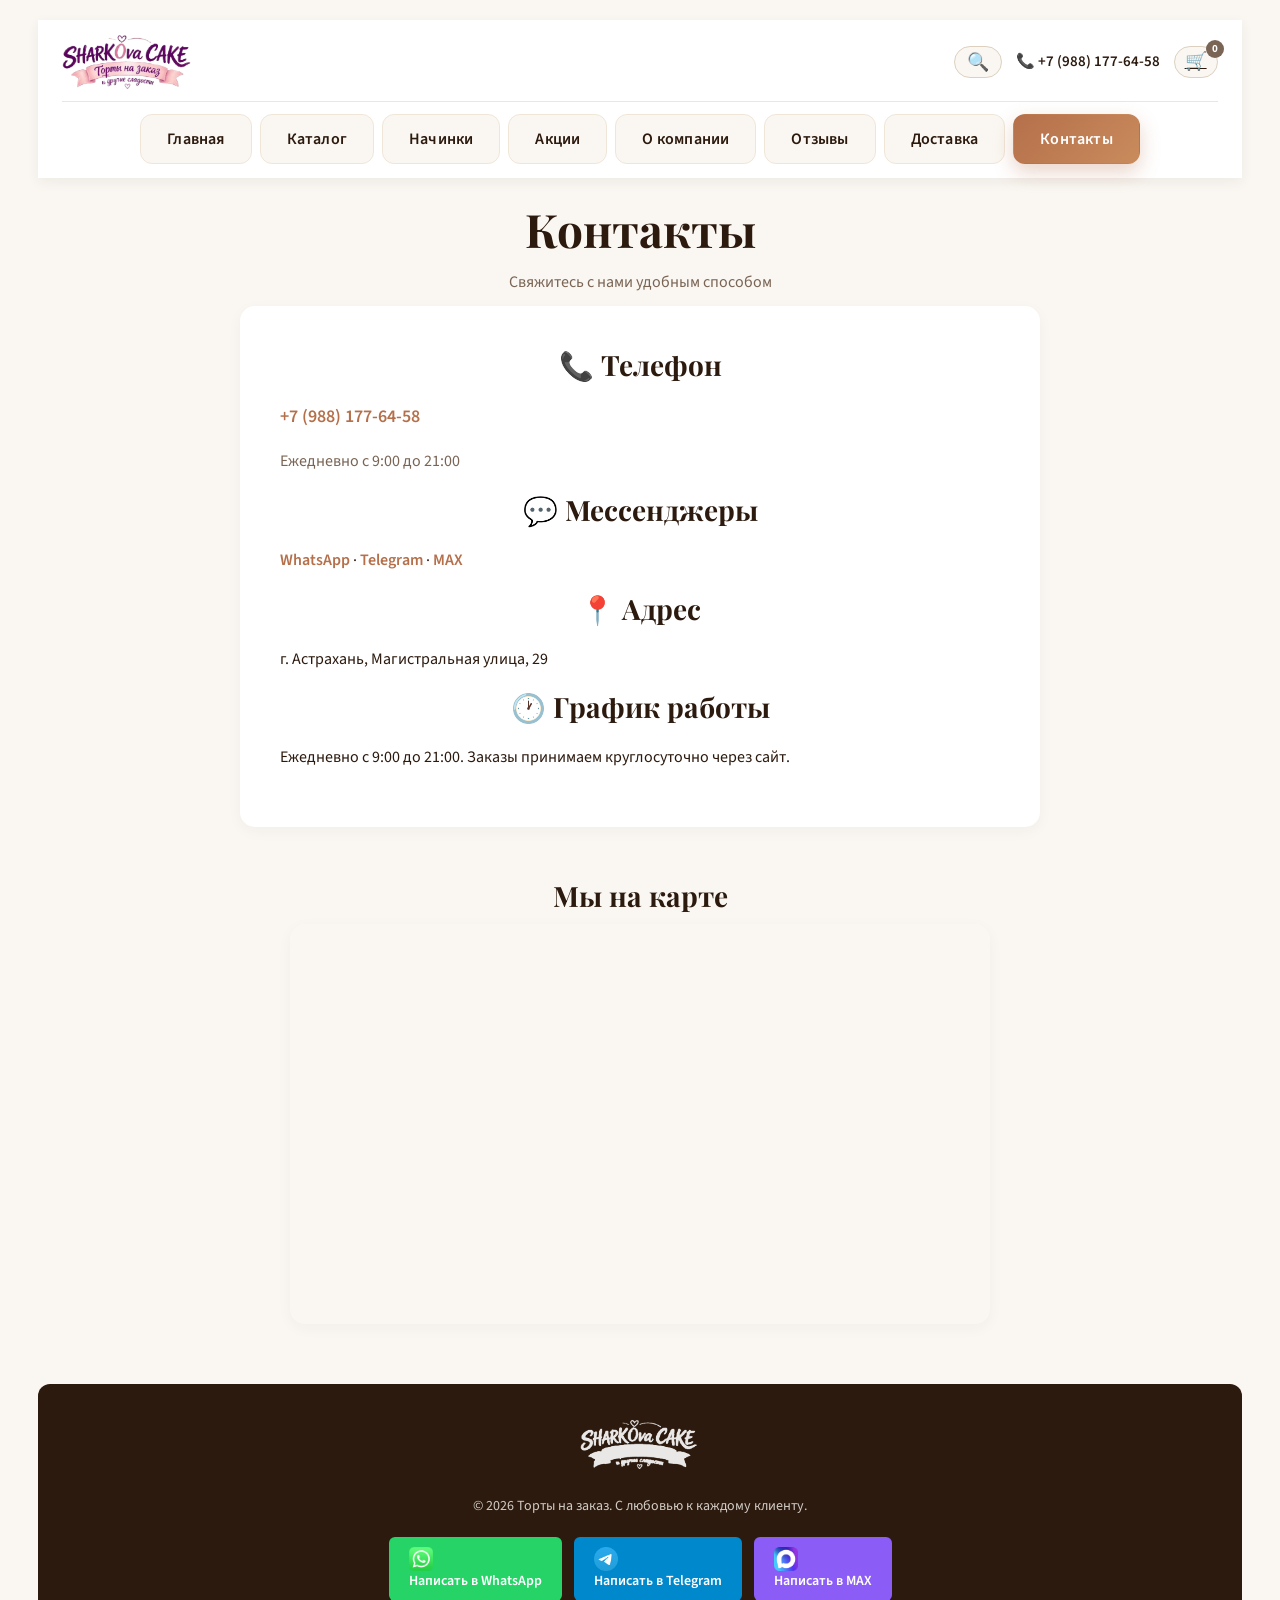
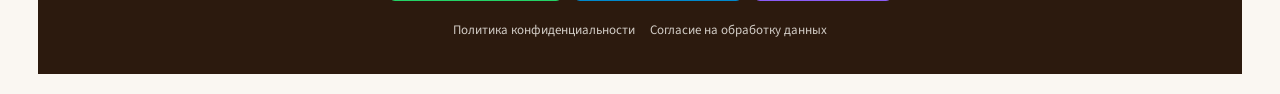
<file: contacts.html>
<!DOCTYPE html>
<html lang="ru">
<head>
<meta charset="UTF-8">
<meta name="viewport" content="width=device-width, initial-scale=1.0">
<title>Контакты — SharKOва cake</title>
<link rel="preconnect" href="https://fonts.googleapis.com">
<link rel="preconnect" href="https://gstatic.com" crossorigin>
<link href="https://fonts.googleapis.com/css2?family=Playfair+Display:wght@400;600;700&family=Source+Sans+3:wght@300;400;600&display=swap" rel="stylesheet">
<link rel="stylesheet" href="css/style.css">
</head>
<body>

<header class="site-header">
  <div class="header-top">
    <a href="index.html" class="logo">
  <img src="images/logo.png" alt="SharKOva Cake — Торты на заказ">
</a>
    <div class="header-actions">
      <button type="button" class="header-search-btn" id="headerSearchBtn">🔍</button>
      <a href="tel:+79881776458" class="phone">📞 +7 (988) 177-64-58</a>
      <a href="index.html#cartContainer" class="header-cart-link">
        <span class="cart-icon">🛒</span>
        <span id="cartBadge" class="cart-badge">0</span>
      </a>
    </div>
  </div>
  <div class="header-search-bar" id="headerSearchBar" style="display:none;">
    <form action="catalog.html" method="GET" class="header-search-form">
      <input type="text" name="q" id="headerSearchInput" placeholder="Найти торт по названию..." autocomplete="off">
      <button type="submit">Найти</button>
    </form>
  </div>
   <nav class="site-nav">
    <a href="index.html" class="nav-link">Главная</a>
    <a href="catalog.html" class="nav-link">Каталог</a>
    <a href="toppings.html" class="nav-link">Начинки</a>
    <a href="stocks.html" class="nav-link">Акции</a>
    <a href="about.html" class="nav-link">О компании</a>
    <a href="reviews.html" class="nav-link">Отзывы</a>
    <a href="delivery.html" class="nav-link">Доставка</a>
    <a href="contacts.html" class="nav-link nav-link-active">Контакты</a>
  </nav>
</header>

<section class="page-hero">
  <h1>Контакты</h1>
  <p>Свяжитесь с нами удобным способом</p>
</section>

<section class="order-section" style="max-width:800px; margin:0 auto 40px; text-align:left;">
  <h2 style="margin-top:0;">📞 Телефон</h2>
  <p style="font-size:18px;"><a href="tel:+79881776458" style="color:#B5704B; font-weight:600; text-decoration:none;">+7 (988) 177-64-58</a></p>
  <p style="color:#7A6555;">Ежедневно с 9:00 до 21:00</p>

  <h2>💬 Мессенджеры</h2>
  <p><a href="https://wa.me/79170816525" style="color:#B5704B; font-weight:600; text-decoration:none;" target="_blank">WhatsApp</a> · <a href="https://t.me/ваш_username" style="color:#B5704B; font-weight:600; text-decoration:none;" target="_blank">Telegram</a> · <a href="https://max.ru/u/f9LHodD0cOLYQq51SfQPaaQOz8GkIMK5_IvAtXiSyLAyNAZmZk75qnrLQA4" style="color:#B5704B; font-weight:600; text-decoration:none;" target="_blank">MAX</a></p>

  <h2>📍 Адрес</h2>
  <p>г. Астрахань, Магистральная улица, 29</p>

  <h2>🕐 График работы</h2>
  <p>Ежедневно с 9:00 до 21:00. Заказы принимаем круглосуточно через сайт.</p>
</section>

<section class="map-section">
  <h2>Мы на карте</h2>
  <div class="map-container">
    <div style="position:relative;overflow:hidden;"><iframe src="https://yandex.ru/map-widget/v1/?indoorLevel=1&ll=47.986997%2C46.411261&mode=whatshere&whatshere%5Bpoint%5D=47.984889%2C46.413024&whatshere%5Bzoom%5D=17.36&z=17.36" width="560" height="400" frameborder="1" allowfullscreen="true" style="position:relative;"></iframe></div>
  </div>
</section>

<footer class="site-footer">

  <a href="index.html" class="footer-logo" style="display: inline-block; margin-bottom: 20px;">
  <img src="images/logo.png" alt="SharKOva Cake" style="height: 50px; width: auto; filter: brightness(0) invert(1); opacity: 0.9;">
</a>

  <p class="footer-text">© 2026 Торты на заказ. С любовью к каждому клиенту.</p>
    <div class="footer-contacts">
    <a href="https://wa.me/79170816525" class="contact-link whatsapp" target="_blank" rel="noopener noreferrer">
      <img src="images/logo/WhatsApp_logo-color-vertical.svg.webp" alt="WhatsApp" width="24" height="24" style="vertical-align: middle; margin-right: 8px;">
      Написать в WhatsApp
    </a>
    <a href="https://t.me/ваш_username" class="contact-link telegram" target="_blank" rel="noopener noreferrer">
      <img src="images/logo/Telegram_2019_Logo.svg.webp" alt="Telegram" width="24" height="24" style="vertical-align: middle; margin-right: 8px;">
      Написать в Telegram
    </a>
    <a href="https://max.ru/u/f9LHodD0cOLYQq51SfQPaaQOz8GkIMK5_IvAtXiSyLAyNAZmZk75qnrLQA4" class="contact-link max" target="_blank" rel="noopener noreferrer">
      <img src="images/logo/Логотип_MAX.svg.webp" alt="MAX" style="width: 24px; height: 24px; vertical-align: middle; margin-right: 6px;">
      Написать в MAX
    </a>
  </div>
    <div style="margin-top: 20px; font-size: 13px; opacity: 0.8; display: flex; justify-content: center; flex-wrap: wrap; gap: 15px;">
    <a href="terms_of_sale.html" target="_blank" style="color: #FAF7F2; text-decoration: none;">Политика конфиденциальности</a>
    <a href="processing_of_personal_data.html" target="_blank" style="color: #FAF7F2; text-decoration: none;">Согласие на обработку данных</a>
  </div>
</footer>

<script src="script.js"></script>
</body>
</html>
</file>
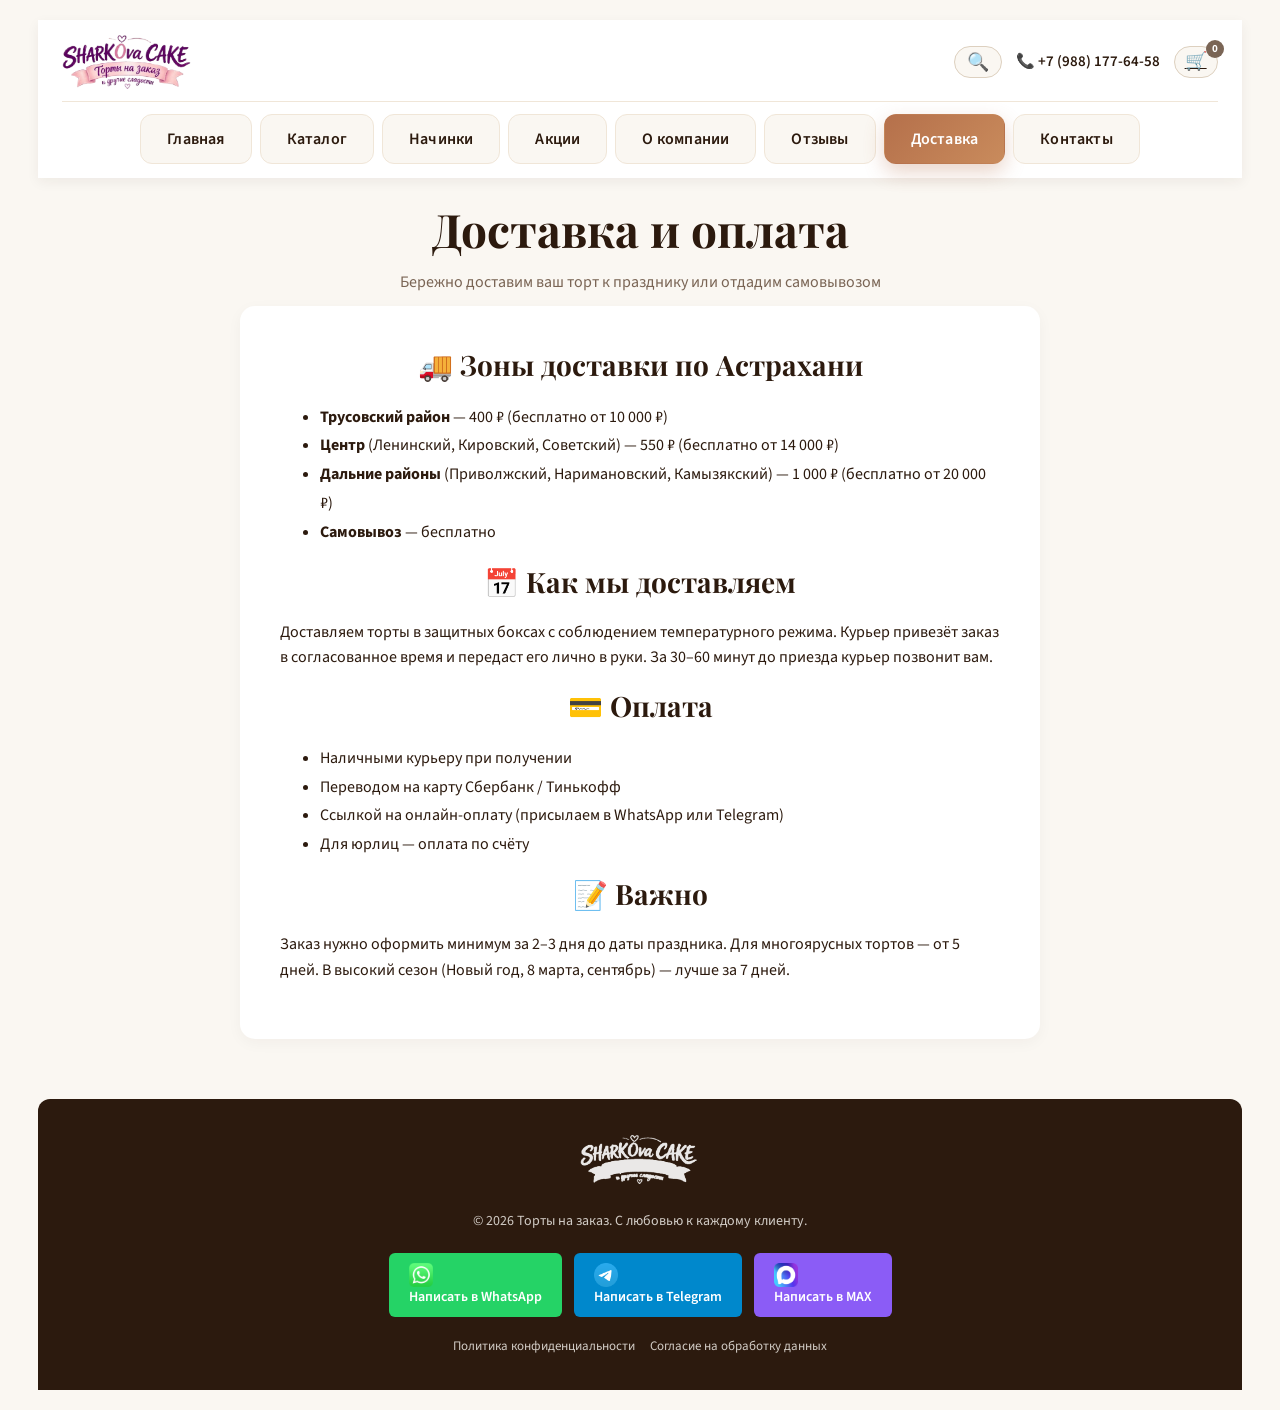
<file: delivery.html>
<!DOCTYPE html>
<html lang="ru">
<head>
<meta charset="UTF-8">
<meta name="viewport" content="width=device-width, initial-scale=1.0">
<title>Доставка и оплата — SharKOва cake</title>
<link rel="preconnect" href="https://fonts.googleapis.com">
<link rel="preconnect" href="https://gstatic.com" crossorigin>
<link href="https://fonts.googleapis.com/css2?family=Playfair+Display:wght@400;600;700&family=Source+Sans+3:wght@300;400;600&display=swap" rel="stylesheet">
<link rel="stylesheet" href="css/style.css">
</head>
<body>

<header class="site-header">
  <div class="header-top">
    <a href="index.html" class="logo">
  <img src="images/logo.png" alt="SharKOva Cake — Торты на заказ">
</a>
    <div class="header-actions">
      <button type="button" class="header-search-btn" id="headerSearchBtn">🔍</button>
      <a href="tel:+79881776458" class="phone">📞 +7 (988) 177-64-58</a>
      <a href="index.html#cartContainer" class="header-cart-link">
        <span class="cart-icon">🛒</span>
        <span id="cartBadge" class="cart-badge">0</span>
      </a>
    </div>
  </div>
  <div class="header-search-bar" id="headerSearchBar" style="display:none;">
    <form action="catalog.html" method="GET" class="header-search-form">
      <input type="text" name="q" id="headerSearchInput" placeholder="Найти торт по названию..." autocomplete="off">
      <button type="submit">Найти</button>
    </form>
  </div>
    <nav class="site-nav">
    <a href="index.html" class="nav-link">Главная</a>
    <a href="catalog.html" class="nav-link">Каталог</a>
    <a href="toppings.html" class="nav-link">Начинки</a>
    <a href="stocks.html" class="nav-link">Акции</a>
    <a href="about.html" class="nav-link">О компании</a>
    <a href="reviews.html" class="nav-link">Отзывы</a>
    <a href="delivery.html" class="nav-link nav-link-active">Доставка</a>
    <a href="contacts.html" class="nav-link">Контакты</a>
  </nav>
</header>

<section class="page-hero">
  <h1>Доставка и оплата</h1>
  <p>Бережно доставим ваш торт к празднику или отдадим самовывозом</p>
</section>

<section class="order-section" style="max-width:800px; margin:0 auto 40px; text-align:left;">

  <h2 style="margin-top:0;">🚚 Зоны доставки по Астрахани</h2>
  <ul style="font-size:16px; line-height:1.8;">
    <li><b>Трусовский район</b> — 400 ₽ (бесплатно от 10 000 ₽)</li>
    <li><b>Центр</b> (Ленинский, Кировский, Советский) — 550 ₽ (бесплатно от 14 000 ₽)</li>
    <li><b>Дальние районы</b> (Приволжский, Наримановский, Камызякский) — 1 000 ₽ (бесплатно от 20 000 ₽)</li>
    <li><b>Самовывоз</b> — бесплатно</li>
  </ul>

  <h2>📅 Как мы доставляем</h2>
  <p>Доставляем торты в защитных боксах с соблюдением температурного режима. Курьер привезёт заказ в согласованное время и передаст его лично в руки. За 30–60 минут до приезда курьер позвонит вам.</p>

  <h2>💳 Оплата</h2>
  <ul style="font-size:16px; line-height:1.8;">
    <li>Наличными курьеру при получении</li>
    <li>Переводом на карту Сбербанк / Тинькофф</li>
    <li>Ссылкой на онлайн-оплату (присылаем в WhatsApp или Telegram)</li>
    <li>Для юрлиц — оплата по счёту</li>
  </ul>

  <h2>📝 Важно</h2>
  <p>Заказ нужно оформить минимум за 2–3 дня до даты праздника. Для многоярусных тортов — от 5 дней. В высокий сезон (Новый год, 8 марта, сентябрь) — лучше за 7 дней.</p>

</section>

<footer class="site-footer">

  <a href="index.html" class="footer-logo" style="display: inline-block; margin-bottom: 20px;">
  <img src="images/logo.png" alt="SharKOva Cake" style="height: 50px; width: auto; filter: brightness(0) invert(1); opacity: 0.9;">
</a>

  <p class="footer-text">© 2026 Торты на заказ. С любовью к каждому клиенту.</p>
    <div class="footer-contacts">
    <a href="https://wa.me/79170816525" class="contact-link whatsapp" target="_blank" rel="noopener noreferrer">
      <img src="images/logo/WhatsApp_logo-color-vertical.svg.webp" alt="WhatsApp" width="24" height="24" style="vertical-align: middle; margin-right: 8px;">
      Написать в WhatsApp
    </a>
    <a href="https://t.me/ваш_username" class="contact-link telegram" target="_blank" rel="noopener noreferrer">
      <img src="images/logo/Telegram_2019_Logo.svg.webp" alt="Telegram" width="24" height="24" style="vertical-align: middle; margin-right: 8px;">
      Написать в Telegram
    </a>
    <a href="https://max.ru/u/f9LHodD0cOLYQq51SfQPaaQOz8GkIMK5_IvAtXiSyLAyNAZmZk75qnrLQA4" class="contact-link max" target="_blank" rel="noopener noreferrer">
      <img src="images/logo/Логотип_MAX.svg.webp" alt="MAX" style="width: 24px; height: 24px; vertical-align: middle; margin-right: 6px;">
      Написать в MAX
    </a>
  </div>
    <div style="margin-top: 20px; font-size: 13px; opacity: 0.8; display: flex; justify-content: center; flex-wrap: wrap; gap: 15px;">
    <a href="terms_of_sale.html" target="_blank" style="color: #FAF7F2; text-decoration: none;">Политика конфиденциальности</a>
    <a href="processing_of_personal_data.html" target="_blank" style="color: #FAF7F2; text-decoration: none;">Согласие на обработку данных</a>
  </div>
</footer>

<script src="script.js"></script>
</body>
</html>
</file>
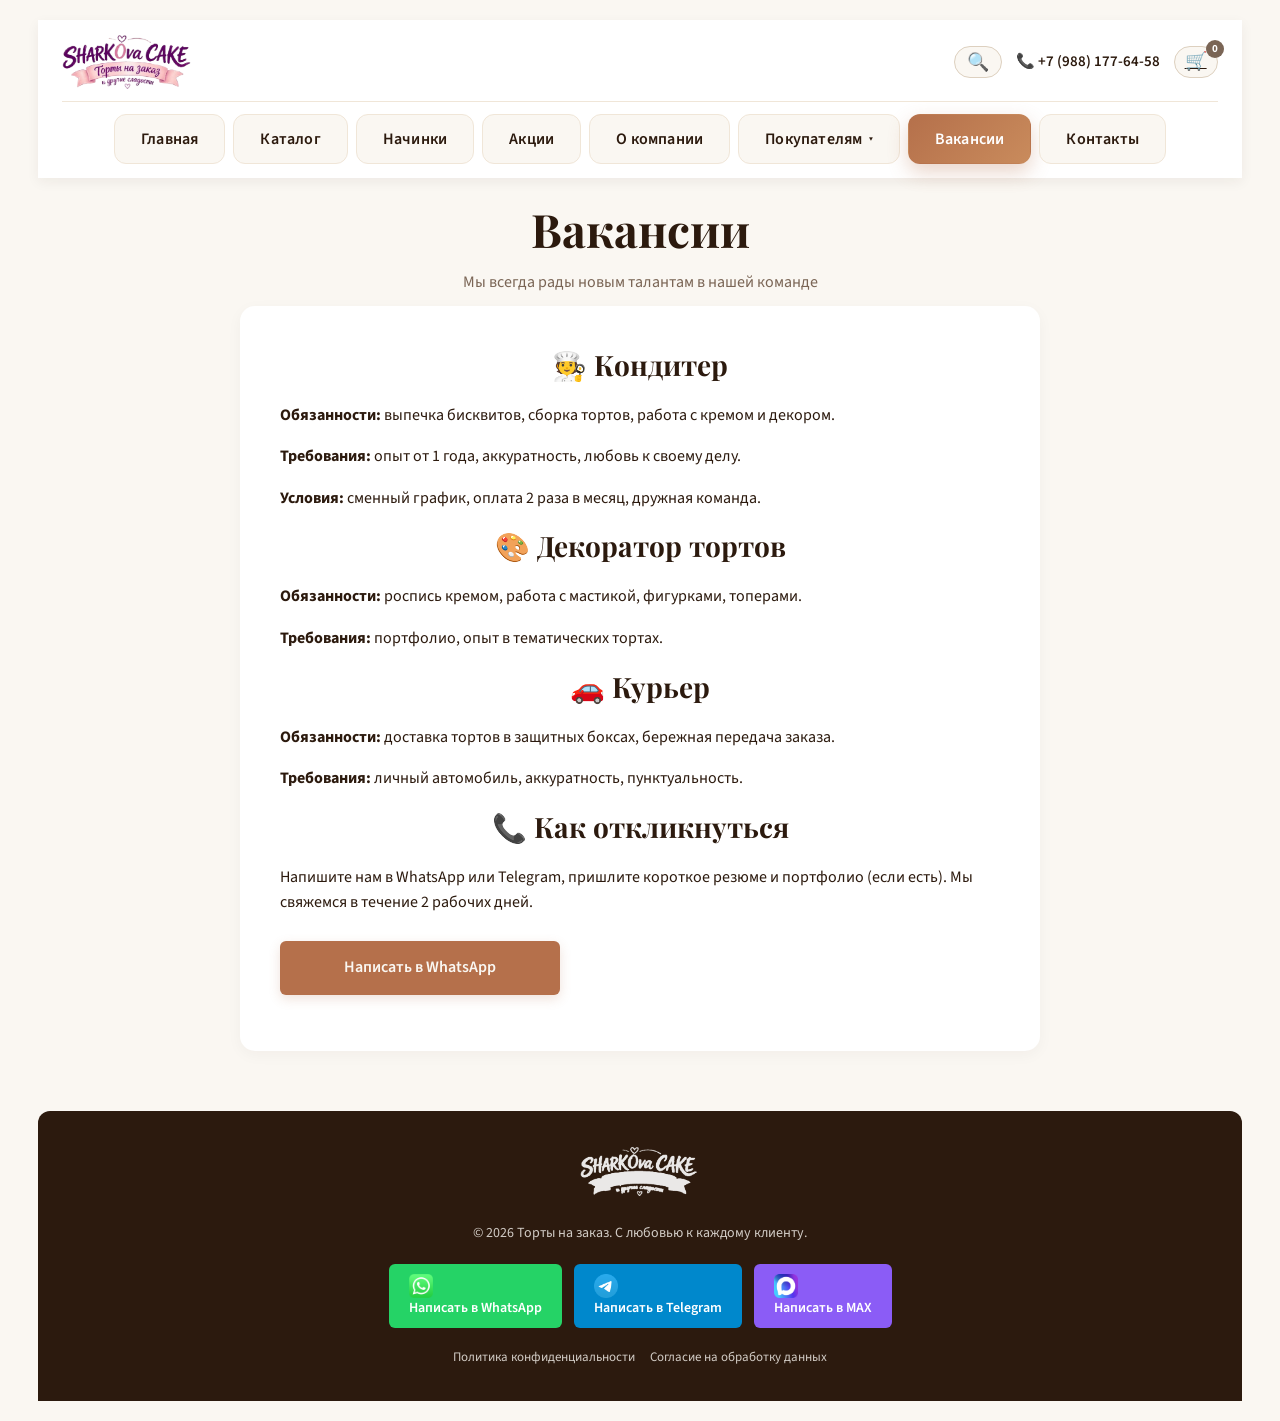
<file: jobs.html>
<!DOCTYPE html>
<html lang="ru">
<head>
<meta charset="UTF-8">
<meta name="viewport" content="width=device-width, initial-scale=1.0">
<title>Вакансии — SharKOва cake</title>
<link rel="preconnect" href="https://fonts.googleapis.com">
<link rel="preconnect" href="https://gstatic.com" crossorigin>
<link href="https://fonts.googleapis.com/css2?family=Playfair+Display:wght@400;600;700&family=Source+Sans+3:wght@300;400;600&display=swap" rel="stylesheet">
<link rel="stylesheet" href="css/style.css">
</head>
<body>

<header class="site-header">
  <div class="header-top">
    <a href="index.html" class="logo">
  <img src="images/logo.png" alt="SharKOva Cake — Торты на заказ">
</a>
    <div class="header-actions">
      <button type="button" class="header-search-btn" id="headerSearchBtn">🔍</button>
      <a href="tel:+79881776458" class="phone">📞 +7 (988) 177-64-58</a>
      <a href="index.html#cartContainer" class="header-cart-link">
        <span class="cart-icon">🛒</span>
        <span id="cartBadge" class="cart-badge">0</span>
      </a>
    </div>
  </div>
  <div class="header-search-bar" id="headerSearchBar" style="display:none;">
    <form action="catalog.html" method="GET" class="header-search-form">
      <input type="text" name="q" id="headerSearchInput" placeholder="Найти торт по названию..." autocomplete="off">
      <button type="submit">Найти</button>
    </form>
  </div>
  <nav class="site-nav">
    <a href="index.html" class="nav-link">Главная</a>
    <a href="catalog.html" class="nav-link">Каталог</a>
    <a href="toppings.html" class="nav-link">Начинки</a>
    <a href="stocks.html" class="nav-link">Акции</a>
    <a href="about.html" class="nav-link">О компании</a>
    <div class="nav-dropdown">
      <a href="javascript:void(0)" class="nav-link nav-dropdown-toggle">Покупателям <span class="nav-arrow">▾</span></a>
      <div class="nav-dropdown-menu">
        <a href="reviews.html">Отзывы</a>
        <a href="delivery.html">Доставка и оплата</a>
      </div>
    </div>
    <a href="jobs.html" class="nav-link nav-link-active">Вакансии</a>
    <a href="contacts.html" class="nav-link">Контакты</a>
  </nav>
</header>

<section class="page-hero">
  <h1>Вакансии</h1>
  <p>Мы всегда рады новым талантам в нашей команде</p>
</section>

<section class="order-section" style="max-width:800px; margin:0 auto 40px; text-align:left;">

  <h2 style="margin-top:0;">🧑‍🍳 Кондитер</h2>
  <p><b>Обязанности:</b> выпечка бисквитов, сборка тортов, работа с кремом и декором.</p>
  <p><b>Требования:</b> опыт от 1 года, аккуратность, любовь к своему делу.</p>
  <p><b>Условия:</b> сменный график, оплата 2 раза в месяц, дружная команда.</p>

  <h2>🎨 Декоратор тортов</h2>
  <p><b>Обязанности:</b> роспись кремом, работа с мастикой, фигурками, топерами.</p>
  <p><b>Требования:</b> портфолио, опыт в тематических тортах.</p>

  <h2>🚗 Курьер</h2>
  <p><b>Обязанности:</b> доставка тортов в защитных боксах, бережная передача заказа.</p>
  <p><b>Требования:</b> личный автомобиль, аккуратность, пунктуальность.</p>

  <h2>📞 Как откликнуться</h2>
  <p>Напишите нам в WhatsApp или Telegram, пришлите короткое резюме и портфолио (если есть). Мы свяжемся в течение 2 рабочих дней.</p>

  <p style="margin-top:25px;">
    <a href="https://wa.me/79170816525" class="submit-btn" style="display:inline-block; padding:14px 28px; text-decoration:none; text-align:center; max-width:280px;">Написать в WhatsApp</a>
  </p>

</section>

<footer class="site-footer">

  <a href="index.html" class="footer-logo" style="display: inline-block; margin-bottom: 20px;">
  <img src="images/logo.png" alt="SharKOva Cake" style="height: 50px; width: auto; filter: brightness(0) invert(1); opacity: 0.9;">
</a>

  <p class="footer-text">© 2026 Торты на заказ. С любовью к каждому клиенту.</p>
   <div class="footer-contacts">
    <a href="https://wa.me/79170816525" class="contact-link whatsapp" target="_blank" rel="noopener noreferrer">
      <img src="images/logo/WhatsApp_logo-color-vertical.svg.webp" alt="WhatsApp" width="24" height="24" style="vertical-align: middle; margin-right: 8px;">
      Написать в WhatsApp
    </a>
    <a href="https://t.me/ваш_username" class="contact-link telegram" target="_blank" rel="noopener noreferrer">
      <img src="images/logo/Telegram_2019_Logo.svg.webp" alt="Telegram" width="24" height="24" style="vertical-align: middle; margin-right: 8px;">
      Написать в Telegram
    </a>
    <a href="https://max.ru/u/f9LHodD0cOLYQq51SfQPaaQOz8GkIMK5_IvAtXiSyLAyNAZmZk75qnrLQA4" class="contact-link max" target="_blank" rel="noopener noreferrer">
      <img src="images/logo/Логотип_MAX.svg.webp" alt="MAX" style="width: 24px; height: 24px; vertical-align: middle; margin-right: 6px;">
      Написать в MAX
    </a>
  </div>
    <div style="margin-top: 20px; font-size: 13px; opacity: 0.8; display: flex; justify-content: center; flex-wrap: wrap; gap: 15px;">
    <a href="terms_of_sale.html" target="_blank" style="color: #FAF7F2; text-decoration: none;">Политика конфиденциальности</a>
    <a href="processing_of_personal_data.html" target="_blank" style="color: #FAF7F2; text-decoration: none;">Согласие на обработку данных</a>
  </div>
</footer>

<script src="script.js"></script>
</body>
</html>
</file>
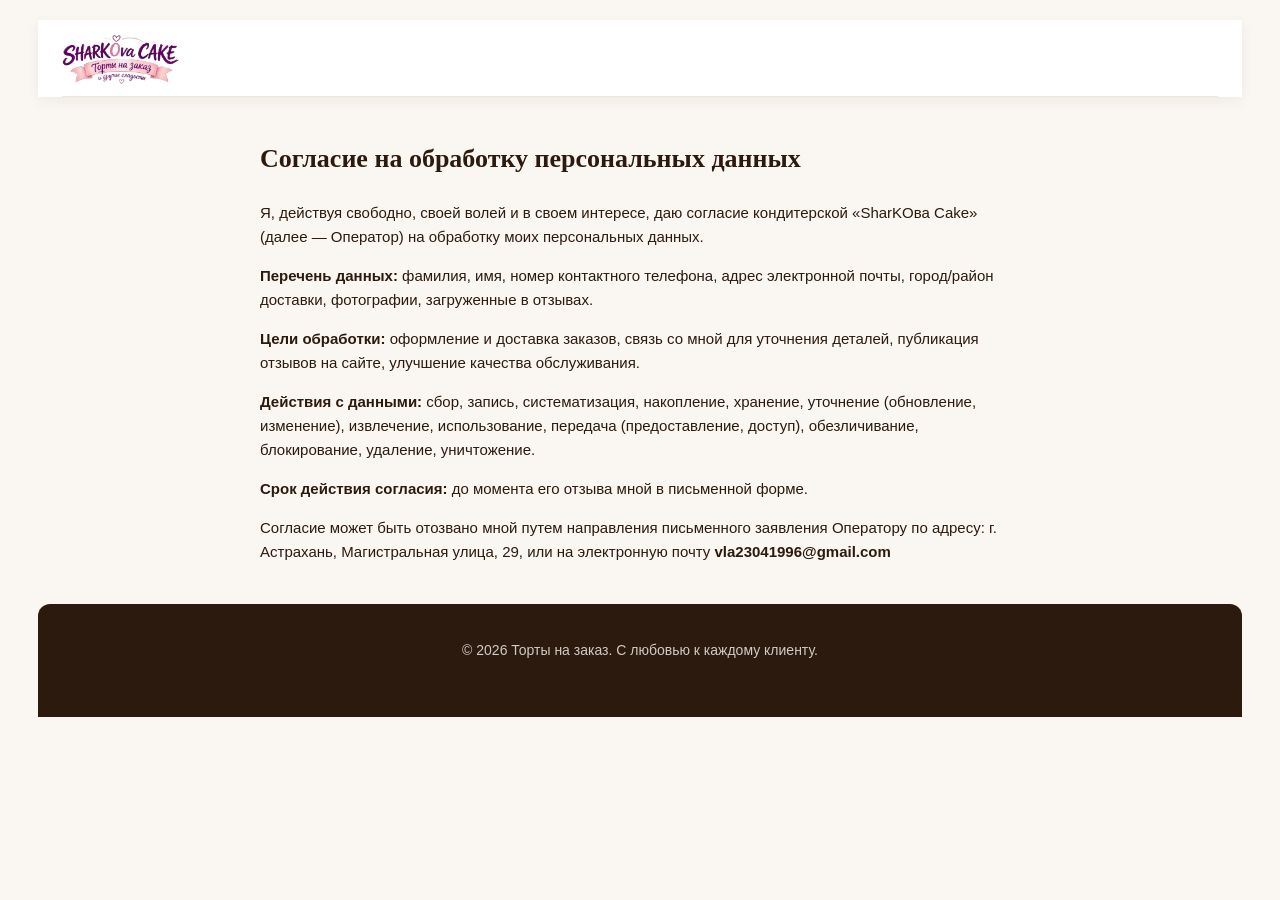
<file: processing_of_personal_data.html>
<!DOCTYPE html>
<html lang="ru">
<head>
<meta charset="UTF-8">
<meta name="viewport" content="width=device-width, initial-scale=1.0">
<title>Согласие на обработку данных — SharKOва cake</title>
<link rel="stylesheet" href="css/style.css">
<style>
  .doc-content { max-width: 800px; margin: 40px auto; padding: 0 20px; line-height: 1.7; color: #2C1A0E; }
  .doc-content h1 { font-size: 26px; margin-bottom: 20px; text-align: left; }
  .doc-content p { font-size: 15px; margin-bottom: 15px; }
</style>
</head>
<body>
<header class="site-header">
  <div class="header-top">
    <a href="index.html" class="logo"><img src="images/logo.png" alt="SharKOva Cake" style="height: 50px;"></a>
  </div>
</header>

<main class="doc-content">
  <h1>Согласие на обработку персональных данных</h1>
  <p>Я, действуя свободно, своей волей и в своем интересе, даю согласие кондитерской «SharKOва Cake» (далее — Оператор) на обработку моих персональных данных.</p>

  <p><b>Перечень данных:</b> фамилия, имя, номер контактного телефона, адрес электронной почты, город/район доставки, фотографии, загруженные в отзывах.</p>

  <p><b>Цели обработки:</b> оформление и доставка заказов, связь со мной для уточнения деталей, публикация отзывов на сайте, улучшение качества обслуживания.</p>

  <p><b>Действия с данными:</b> сбор, запись, систематизация, накопление, хранение, уточнение (обновление, изменение), извлечение, использование, передача (предоставление, доступ), обезличивание, блокирование, удаление, уничтожение.</p>

  <p><b>Срок действия согласия:</b> до момента его отзыва мной в письменной форме.</p>

  <p>Согласие может быть отозвано мной путем направления письменного заявления Оператору по адресу: г. Астрахань, Магистральная улица, 29, или на электронную почту <b>vla23041996@gmail.com</b></p>
</main>

<footer class="site-footer" style="margin-top: 40px;">
  <p class="footer-text">© 2026 Торты на заказ. С любовью к каждому клиенту.</p>
</footer>
</body>
</html>
</file>
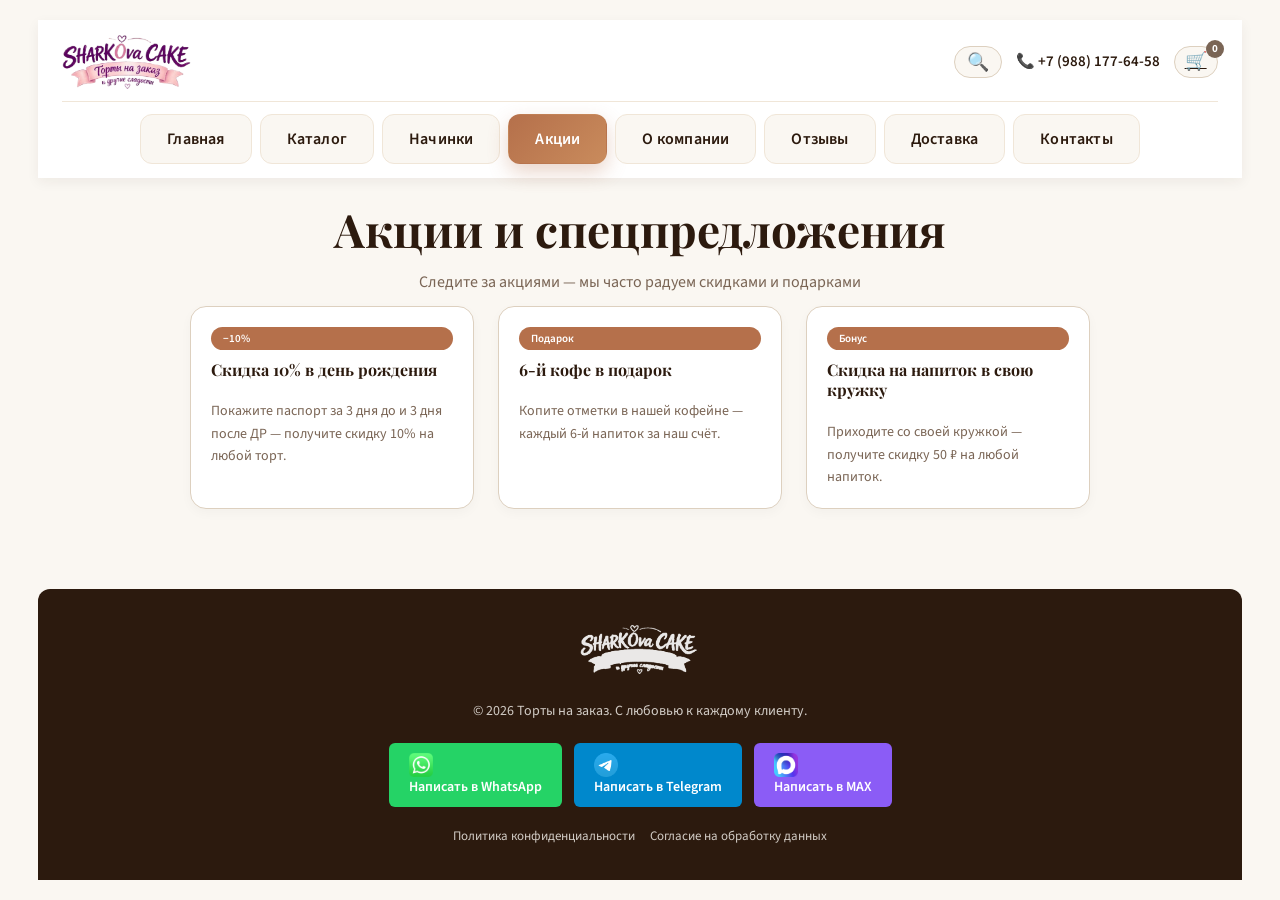
<file: stocks.html>
<!DOCTYPE html>
<html lang="ru">
<head>
<meta charset="UTF-8">
<meta name="viewport" content="width=device-width, initial-scale=1.0">
<title>Акции — SharKOва cake</title>
<link rel="preconnect" href="https://fonts.googleapis.com">
<link rel="preconnect" href="https://gstatic.com" crossorigin>
<link href="https://fonts.googleapis.com/css2?family=Playfair+Display:wght@400;600;700&family=Source+Sans+3:wght@300;400;600&display=swap" rel="stylesheet">
<link rel="stylesheet" href="css/style.css">
</head>
<body>

<header class="site-header">
  <div class="header-top">
   <a href="index.html" class="logo">
  <img src="images/logo.png" alt="SharKOva Cake — Торты на заказ">
</a>

    <div class="header-actions">
      <button type="button" class="header-search-btn" id="headerSearchBtn">🔍</button>
      <a href="tel:+79881776458" class="phone">📞 +7 (988) 177-64-58</a>
      <a href="index.html#cartContainer" class="header-cart-link">
        <span class="cart-icon">🛒</span>
        <span id="cartBadge" class="cart-badge">0</span>
      </a>
    </div>
  </div>
  <div class="header-search-bar" id="headerSearchBar" style="display:none;">
    <form action="catalog.html" method="GET" class="header-search-form">
      <input type="text" name="q" id="headerSearchInput" placeholder="Найти торт по названию..." autocomplete="off">
      <button type="submit">Найти</button>
    </form>
  </div>
   <nav class="site-nav">
    <a href="index.html" class="nav-link">Главная</a>
    <a href="catalog.html" class="nav-link">Каталог</a>
    <a href="toppings.html" class="nav-link">Начинки</a>
    <a href="stocks.html" class="nav-link nav-link-active">Акции</a>
    <a href="about.html" class="nav-link">О компании</a>
    <a href="reviews.html" class="nav-link">Отзывы</a>
    <a href="delivery.html" class="nav-link">Доставка</a>
    <a href="contacts.html" class="nav-link">Контакты</a>
  </nav>
</header>

<section class="page-hero">
  <h1>Акции и спецпредложения</h1>
  <p>Следите за акциями — мы часто радуем скидками и подарками</p>
</section>

<section class="catalog-section" style="padding-top:0;">
  <div class="products-grid" style="grid-template-columns: repeat(auto-fit, minmax(280px, 1fr)); max-width: 900px; margin: 0 auto;">

    <div class="product-card" style="max-width:100%;">
      <div class="product-info" style="padding:20px;">
        <span class="product-badge" style="position:static; display:inline-block; margin-bottom:10px;">−10%</span>
        <h3 class="product-title" style="min-height:auto;">Скидка 10% в день рождения</h3>
        <p style="color:#7A6555; font-size:14px; margin:8px 0 0;">Покажите паспорт за 3 дня до и 3 дня после ДР — получите скидку 10% на любой торт.</p>
      </div>
    </div>

    <div class="product-card" style="max-width:100%;">
      <div class="product-info" style="padding:20px;">
        <span class="product-badge" style="position:static; display:inline-block; margin-bottom:10px;">Подарок</span>
        <h3 class="product-title" style="min-height:auto;">6-й кофе в подарок</h3>
        <p style="color:#7A6555; font-size:14px; margin:8px 0 0;">Копите отметки в нашей кофейне — каждый 6-й напиток за наш счёт.</p>
      </div>
    </div>

    <div class="product-card" style="max-width:100%;">
      <div class="product-info" style="padding:20px;">
        <span class="product-badge" style="position:static; display:inline-block; margin-bottom:10px;">Бонус</span>
        <h3 class="product-title" style="min-height:auto;">Скидка на напиток в свою кружку</h3>
        <p style="color:#7A6555; font-size:14px; margin:8px 0 0;">Приходите со своей кружкой — получите скидку 50 ₽ на любой напиток.</p>
      </div>
    </div>

  </div>
</section>

<footer class="site-footer">

  <a href="index.html" class="footer-logo" style="display: inline-block; margin-bottom: 20px;">
  <img src="images/logo.png" alt="SharKOva Cake" style="height: 50px; width: auto; filter: brightness(0) invert(1); opacity: 0.9;">
</a>

  <p class="footer-text">© 2026 Торты на заказ. С любовью к каждому клиенту.</p>
    <div class="footer-contacts">
    <a href="https://wa.me/79170816525" class="contact-link whatsapp" target="_blank" rel="noopener noreferrer">
      <img src="images/logo/WhatsApp_logo-color-vertical.svg.webp" alt="WhatsApp" width="24" height="24" style="vertical-align: middle; margin-right: 8px;">
      Написать в WhatsApp
    </a>
    <a href="https://t.me/ваш_username" class="contact-link telegram" target="_blank" rel="noopener noreferrer">
      <img src="images/logo/Telegram_2019_Logo.svg.webp" alt="Telegram" width="24" height="24" style="vertical-align: middle; margin-right: 8px;">
      Написать в Telegram
    </a>
    <a href="https://max.ru/u/f9LHodD0cOLYQq51SfQPaaQOz8GkIMK5_IvAtXiSyLAyNAZmZk75qnrLQA4" class="contact-link max" target="_blank" rel="noopener noreferrer">
      <img src="images/logo/Логотип_MAX.svg.webp" alt="MAX" style="width: 24px; height: 24px; vertical-align: middle; margin-right: 6px;">
      Написать в MAX
    </a>
  </div>
    <div style="margin-top: 20px; font-size: 13px; opacity: 0.8; display: flex; justify-content: center; flex-wrap: wrap; gap: 15px;">
    <a href="terms_of_sale.html" target="_blank" style="color: #FAF7F2; text-decoration: none;">Политика конфиденциальности</a>
    <a href="processing_of_personal_data.html" target="_blank" style="color: #FAF7F2; text-decoration: none;">Согласие на обработку данных</a>
  </div>
</footer>

<script src="script.js"></script>
</body>
</html>
</file>
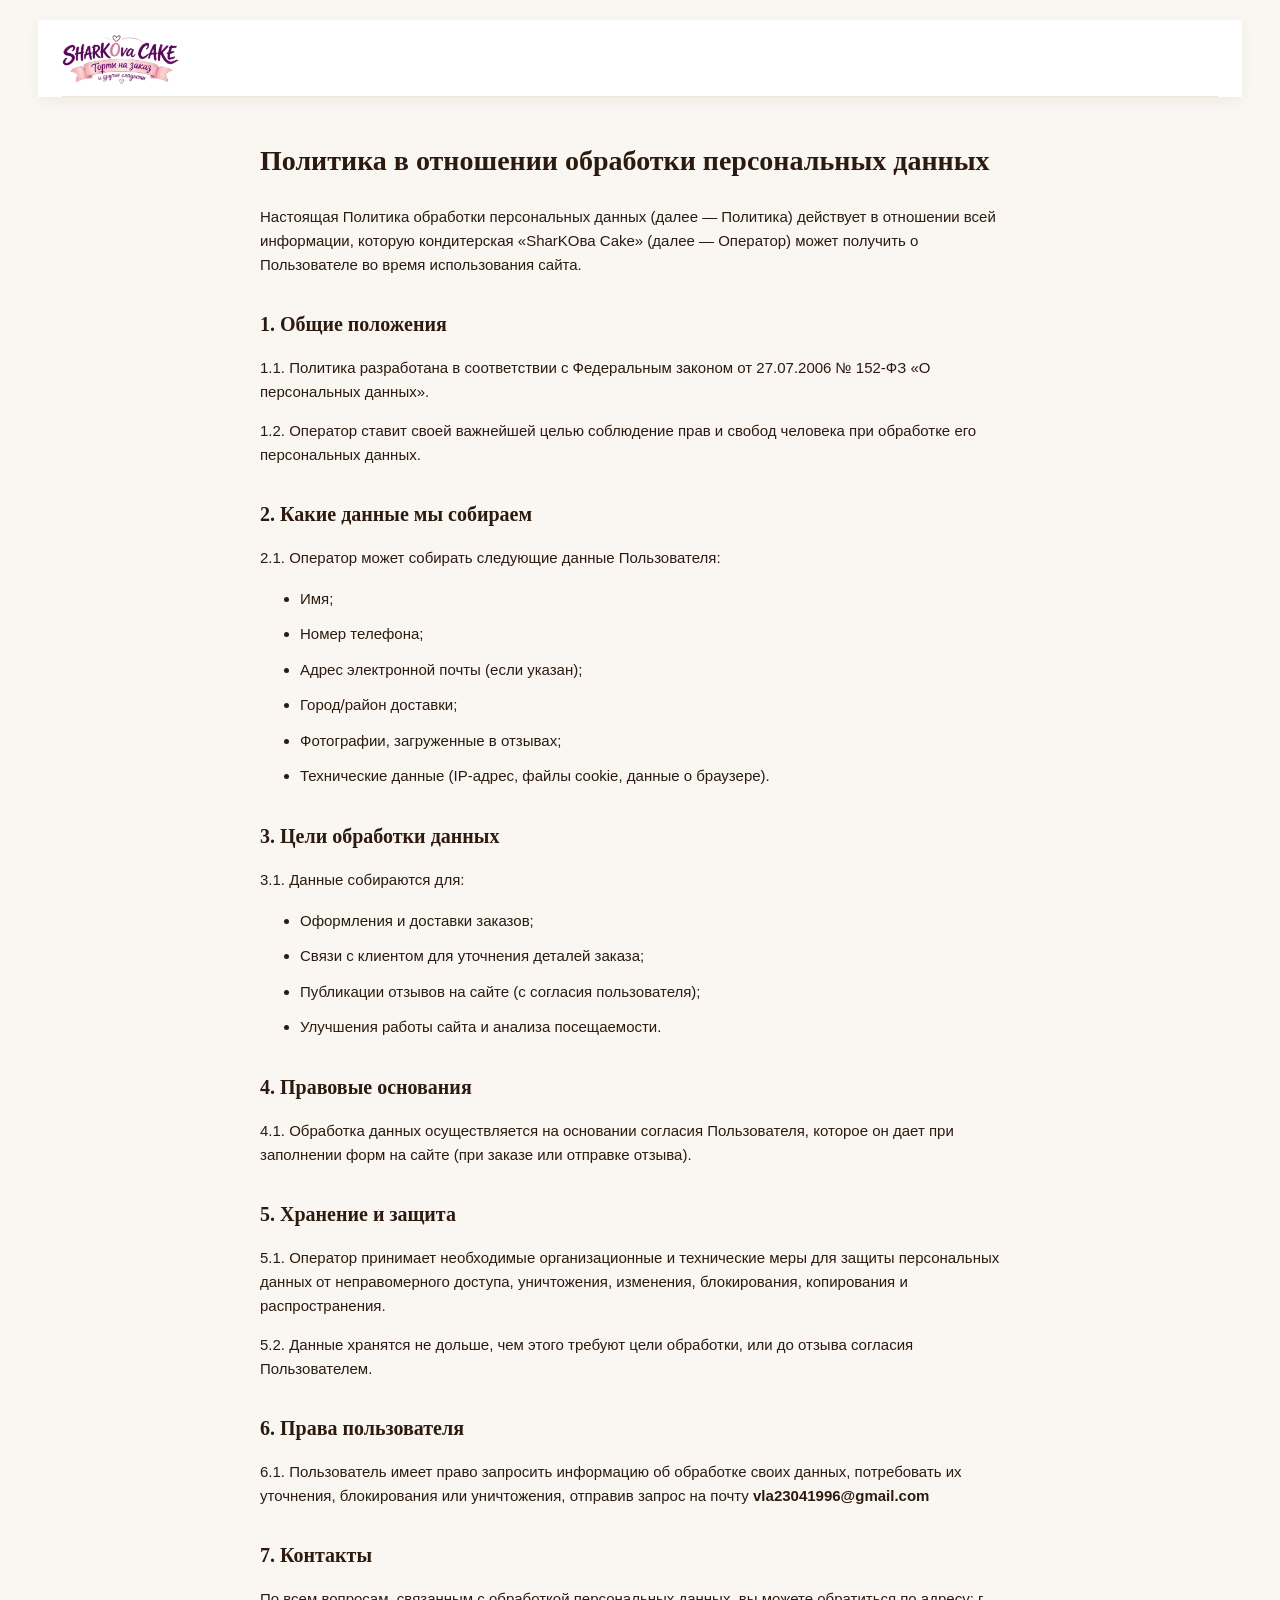
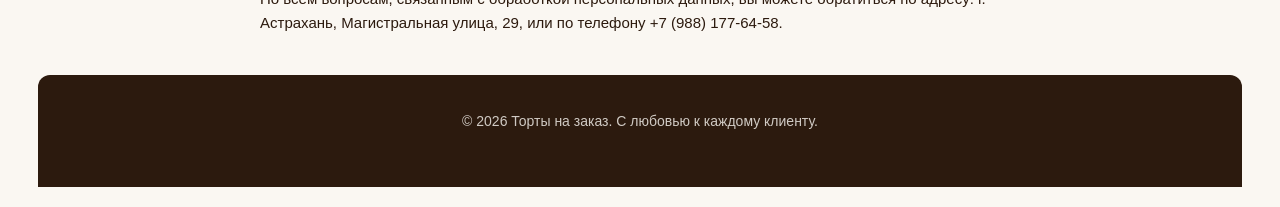
<file: terms_of_sale.html>
<!DOCTYPE html>
<html lang="ru">
<head>
<meta charset="UTF-8">
<meta name="viewport" content="width=device-width, initial-scale=1.0">
<title>Политика конфиденциальности — SharKOва cake</title>
<link rel="stylesheet" href="css/style.css">
<style>
  .doc-content { max-width: 800px; margin: 40px auto; padding: 0 20px; line-height: 1.7; color: #2C1A0E; }
  .doc-content h1 { font-size: 28px; margin-bottom: 20px; text-align: left; }
  .doc-content h2 { font-size: 20px; margin-top: 30px; margin-bottom: 10px; text-align: left; }
  .doc-content p, .doc-content li { font-size: 15px; margin-bottom: 10px; }
</style>
</head>
<body>
<header class="site-header">
  <div class="header-top">
    <a href="index.html" class="logo"><img src="images/logo.png" alt="SharKOva Cake" style="height: 50px;"></a>
  </div>
</header>

<main class="doc-content">
  <h1>Политика в отношении обработки персональных данных</h1>
  <p>Настоящая Политика обработки персональных данных (далее — Политика) действует в отношении всей информации, которую кондитерская «SharKOва Cake» (далее — Оператор) может получить о Пользователе во время использования сайта.</p>

  <h2>1. Общие положения</h2>
  <p>1.1. Политика разработана в соответствии с Федеральным законом от 27.07.2006 № 152-ФЗ «О персональных данных».</p>
  <p>1.2. Оператор ставит своей важнейшей целью соблюдение прав и свобод человека при обработке его персональных данных.</p>

  <h2>2. Какие данные мы собираем</h2>
  <p>2.1. Оператор может собирать следующие данные Пользователя:</p>
  <ul>
    <li>Имя;</li>
    <li>Номер телефона;</li>
    <li>Адрес электронной почты (если указан);</li>
    <li>Город/район доставки;</li>
    <li>Фотографии, загруженные в отзывах;</li>
    <li>Технические данные (IP-адрес, файлы cookie, данные о браузере).</li>
  </ul>

  <h2>3. Цели обработки данных</h2>
  <p>3.1. Данные собираются для:</p>
  <ul>
    <li>Оформления и доставки заказов;</li>
    <li>Связи с клиентом для уточнения деталей заказа;</li>
    <li>Публикации отзывов на сайте (с согласия пользователя);</li>
    <li>Улучшения работы сайта и анализа посещаемости.</li>
  </ul>

  <h2>4. Правовые основания</h2>
  <p>4.1. Обработка данных осуществляется на основании согласия Пользователя, которое он дает при заполнении форм на сайте (при заказе или отправке отзыва).</p>

  <h2>5. Хранение и защита</h2>
  <p>5.1. Оператор принимает необходимые организационные и технические меры для защиты персональных данных от неправомерного доступа, уничтожения, изменения, блокирования, копирования и распространения.</p>
  <p>5.2. Данные хранятся не дольше, чем этого требуют цели обработки, или до отзыва согласия Пользователем.</p>

  <h2>6. Права пользователя</h2>
  <p>6.1. Пользователь имеет право запросить информацию об обработке своих данных, потребовать их уточнения, блокирования или уничтожения, отправив запрос на почту <b>vla23041996@gmail.com</b></p>

  <h2>7. Контакты</h2>
  <p>По всем вопросам, связанным с обработкой персональных данных, вы можете обратиться по адресу: г. Астрахань, Магистральная улица, 29, или по телефону +7 (988) 177-64-58.</p>
</main>

<footer class="site-footer" style="margin-top: 40px;">
  <p class="footer-text">© 2026 Торты на заказ. С любовью к каждому клиенту.</p>
</footer>
</body>
</html>
</file>
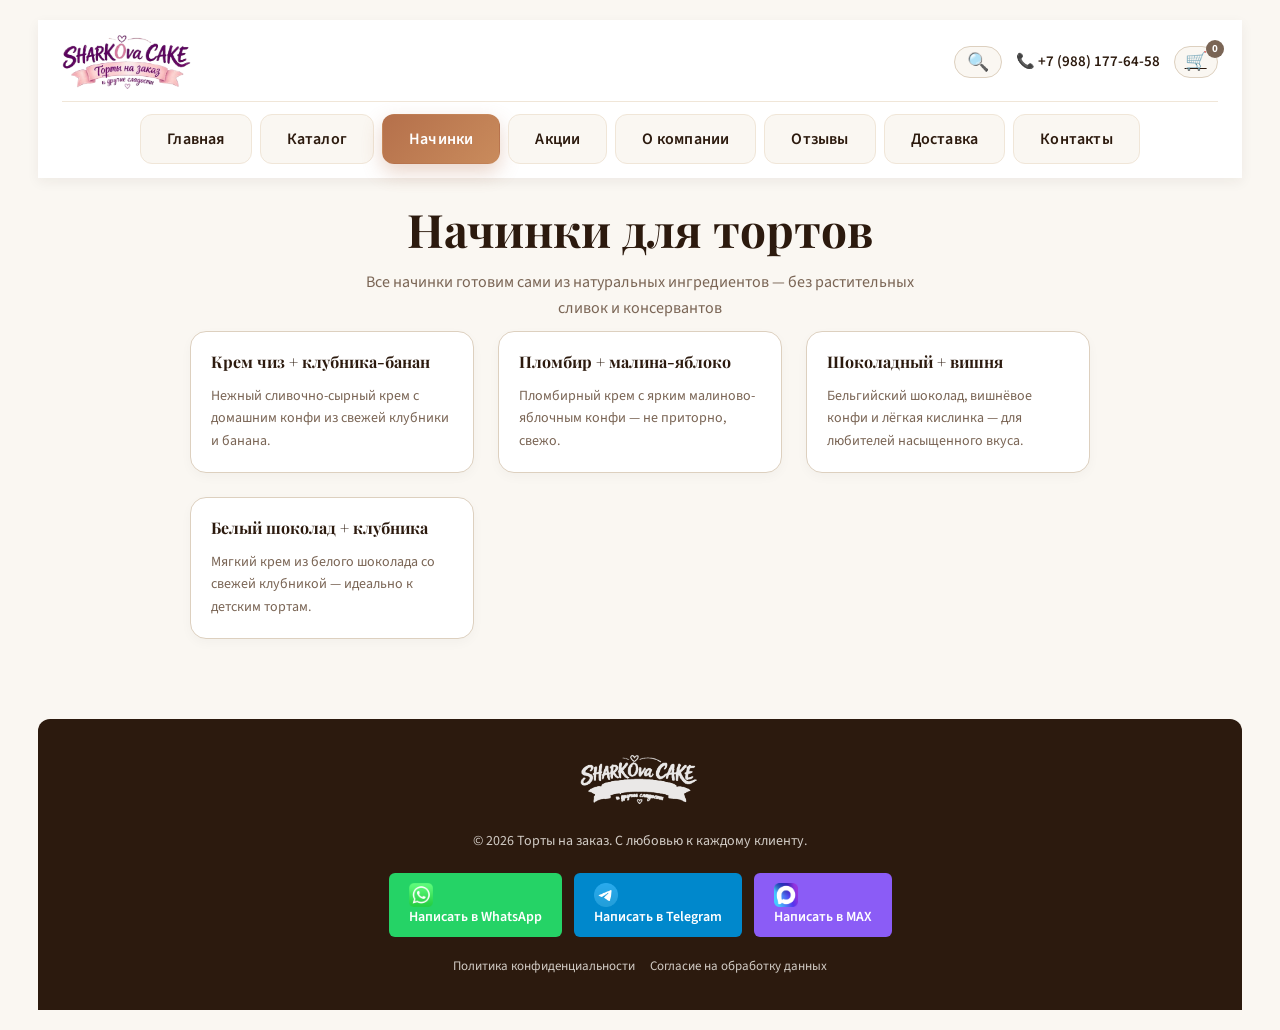
<file: toppings.html>
<!DOCTYPE html>
<html lang="ru">
<head>
<meta charset="UTF-8">
<meta name="viewport" content="width=device-width, initial-scale=1.0">
<title>Начинки для тортов — SharKOва cake</title>
<link rel="preconnect" href="https://fonts.googleapis.com">
<link rel="preconnect" href="https://gstatic.com" crossorigin>
<link href="https://fonts.googleapis.com/css2?family=Playfair+Display:wght@400;600;700&family=Source+Sans+3:wght@300;400;600&display=swap" rel="stylesheet">
<link rel="stylesheet" href="css/style.css">
</head>
<body>

<header class="site-header">
  <div class="header-top">
    <a href="index.html" class="logo">
  <img src="images/logo.png" alt="SharKOva Cake — Торты на заказ">
</a>
    <div class="header-actions">
      <button type="button" class="header-search-btn" id="headerSearchBtn">🔍</button>
      <a href="tel:+79881776458" class="phone">📞 +7 (988) 177-64-58</a>
      <a href="index.html#cartContainer" class="header-cart-link">
        <span class="cart-icon">🛒</span>
        <span id="cartBadge" class="cart-badge">0</span>
      </a>
    </div>
  </div>
  <div class="header-search-bar" id="headerSearchBar" style="display:none;">
    <form action="catalog.html" method="GET" class="header-search-form">
      <input type="text" name="q" id="headerSearchInput" placeholder="Найти торт по названию..." autocomplete="off">
      <button type="submit">Найти</button>
    </form>
  </div>
    <nav class="site-nav">
    <a href="index.html" class="nav-link">Главная</a>
    <a href="catalog.html" class="nav-link">Каталог</a>
    <a href="toppings.html" class="nav-link nav-link-active">Начинки</a>
    <a href="stocks.html" class="nav-link">Акции</a>
    <a href="about.html" class="nav-link">О компании</a>
    <a href="reviews.html" class="nav-link">Отзывы</a>
    <a href="delivery.html" class="nav-link">Доставка</a>
    <a href="contacts.html" class="nav-link">Контакты</a>
  </nav>
</header>

<section class="page-hero">
  <h1>Начинки для тортов</h1>
  <p>Все начинки готовим сами из натуральных ингредиентов — без растительных сливок и консервантов</p>
</section>

<section class="catalog-section" style="padding-top:0;">
  <div class="products-grid" style="grid-template-columns: repeat(auto-fit, minmax(260px, 1fr)); max-width: 900px; margin: 0 auto;">

    <div class="product-card" style="max-width:100%;">
      <div class="product-info" style="padding:20px;">
        <h3 class="product-title" style="min-height:auto;">Крем чиз + клубника-банан</h3>
        <p style="color:#7A6555; font-size:14px; margin:0;">Нежный сливочно-сырный крем с домашним конфи из свежей клубники и банана.</p>
      </div>
    </div>

    <div class="product-card" style="max-width:100%;">
      <div class="product-info" style="padding:20px;">
        <h3 class="product-title" style="min-height:auto;">Пломбир + малина-яблоко</h3>
        <p style="color:#7A6555; font-size:14px; margin:0;">Пломбирный крем с ярким малиново-яблочным конфи — не приторно, свежо.</p>
      </div>
    </div>

    <div class="product-card" style="max-width:100%;">
      <div class="product-info" style="padding:20px;">
        <h3 class="product-title" style="min-height:auto;">Шоколадный + вишня</h3>
        <p style="color:#7A6555; font-size:14px; margin:0;">Бельгийский шоколад, вишнёвое конфи и лёгкая кислинка — для любителей насыщенного вкуса.</p>
      </div>
    </div>

    <div class="product-card" style="max-width:100%;">
      <div class="product-info" style="padding:20px;">
        <h3 class="product-title" style="min-height:auto;">Белый шоколад + клубника</h3>
        <p style="color:#7A6555; font-size:14px; margin:0;">Мягкий крем из белого шоколада со свежей клубникой — идеально к детским тортам.</p>
      </div>
    </div>

  </div>
</section>

<footer class="site-footer">

  <a href="index.html" class="footer-logo" style="display: inline-block; margin-bottom: 20px;">
  <img src="images/logo.png" alt="SharKOva Cake" style="height: 50px; width: auto; filter: brightness(0) invert(1); opacity: 0.9;">
</a>

  <p class="footer-text">© 2026 Торты на заказ. С любовью к каждому клиенту.</p>
   <div class="footer-contacts">
    <a href="https://wa.me/79170816525" class="contact-link whatsapp" target="_blank" rel="noopener noreferrer">
      <img src="images/logo/WhatsApp_logo-color-vertical.svg.webp" alt="WhatsApp" width="24" height="24" style="vertical-align: middle; margin-right: 8px;">
      Написать в WhatsApp
    </a>
    <a href="https://t.me/ваш_username" class="contact-link telegram" target="_blank" rel="noopener noreferrer">
      <img src="images/logo/Telegram_2019_Logo.svg.webp" alt="Telegram" width="24" height="24" style="vertical-align: middle; margin-right: 8px;">
      Написать в Telegram
    </a>
    <a href="https://max.ru/u/f9LHodD0cOLYQq51SfQPaaQOz8GkIMK5_IvAtXiSyLAyNAZmZk75qnrLQA4" class="contact-link max" target="_blank" rel="noopener noreferrer">
      <img src="images/logo/Логотип_MAX.svg.webp" alt="MAX" style="width: 24px; height: 24px; vertical-align: middle; margin-right: 6px;">
      Написать в MAX
    </a>
  </div>
    <div style="margin-top: 20px; font-size: 13px; opacity: 0.8; display: flex; justify-content: center; flex-wrap: wrap; gap: 15px;">
    <a href="terms_of_sale.html" target="_blank" style="color: #FAF7F2; text-decoration: none;">Политика конфиденциальности</a>
    <a href="processing_of_personal_data.html" target="_blank" style="color: #FAF7F2; text-decoration: none;">Согласие на обработку данных</a>
  </div>
</footer>

<script src="script.js"></script>
</body>
</html>
</file>
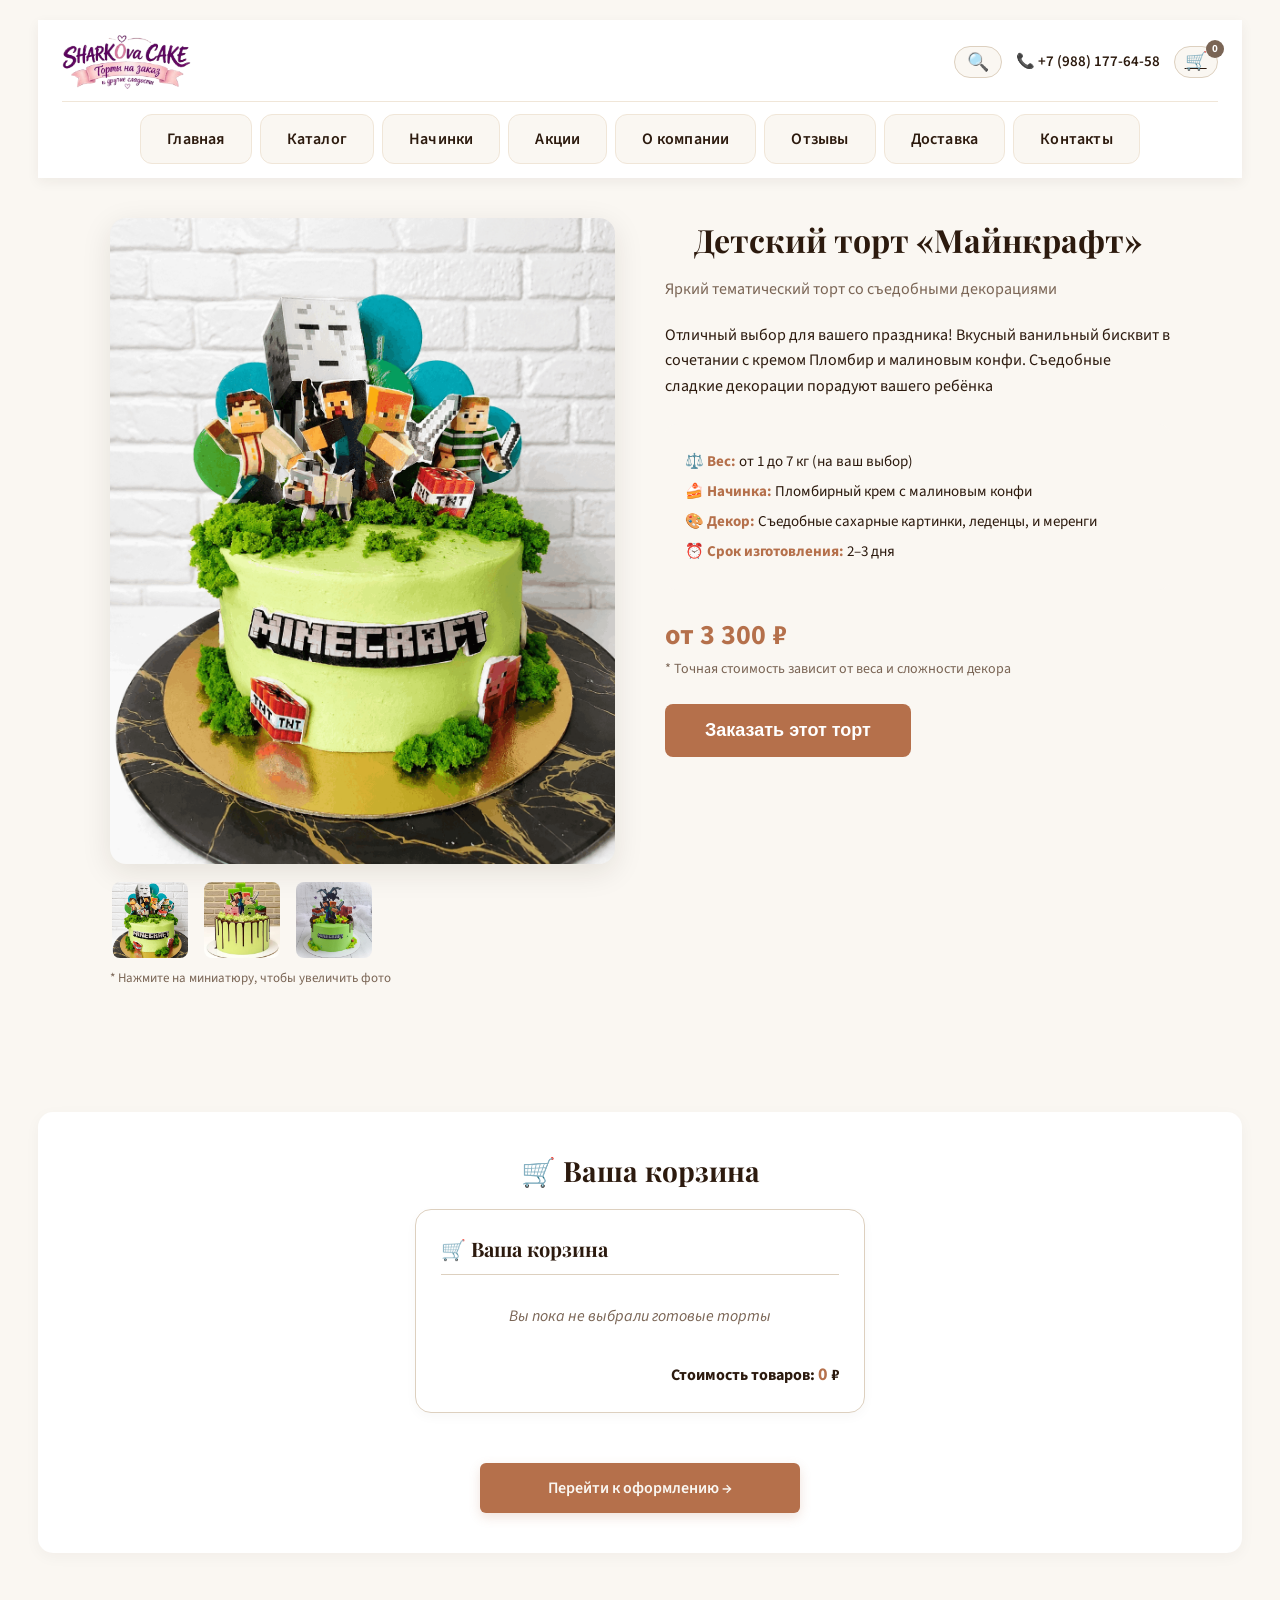
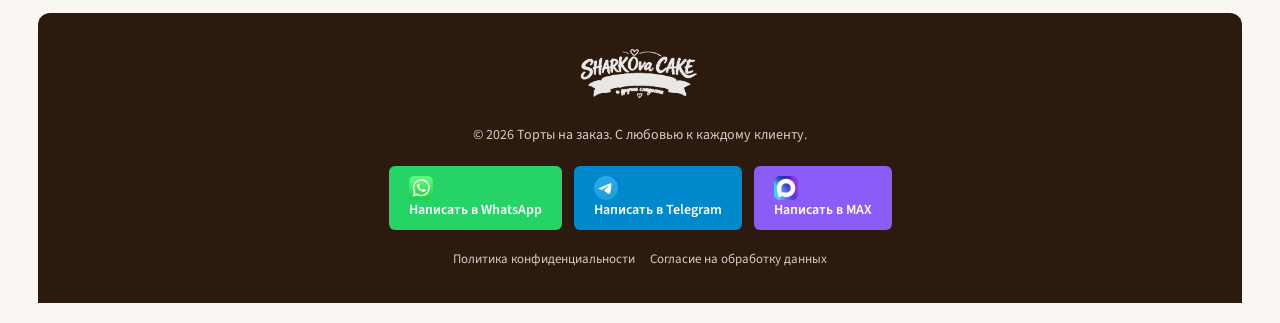
<file: products/kids_minekraft.html>
<!DOCTYPE html>
<html lang="ru">
<head>
    <meta charset="UTF-8">
    <meta name="viewport" content="width=device-width, initial-scale=1.0">
    <title>Детский торт «Майнкрафт» | Торты на заказ SharKOва cake</title>
    <meta name="description" content="Детский торт «Майнкрафт» – яркий тематический торт со съедобными декорациями, начинка Пломбир с малиновым конфи. Закажите в Астрахани!">
    
    <!-- Подключаем шрифты и общие стили -->
    <link rel="preconnect" href="https://fonts.googleapis.com">
    <link rel="preconnect" href="https://gstatic.com" crossorigin>
    <link href="https://fonts.googleapis.com/css2?family=Playfair+Display:wght@400;600;700&family=Source+Sans+3:wght@300;400;600&display=swap" rel="stylesheet">
    <link rel="stylesheet" href="../css/style.css">
    
    <!-- Дополнительные стили только для страницы товара -->
    <style>
        /* Стили страницы товара (дополнительные к общим) */
        .product-page {
            padding: 40px 0 60px;
        }

        .product-container {
            display: flex;
            gap: 50px;
            max-width: 1100px;
            margin: 0 auto;
            padding: 0 20px;
            align-items: flex-start;
        }

        /* Левая колонка – галерея */
        .product-gallery {
            flex: 1 1 50%;
        }

        .product-main-image {
            width: 100%;
            border-radius: 16px;
            box-shadow: 0 8px 30px rgba(44, 26, 14, 0.10);
            background: #FAF7F2;
        }

        .product-thumbnails {
            display: flex;
            gap: 12px;
            margin-top: 16px;
            flex-wrap: wrap;
        }

        .product-thumbnails img {
            width: 80px;
            height: 80px;
            object-fit: cover;
            border-radius: 10px;
            cursor: pointer;
            border: 2px solid transparent;
            transition: border 0.2s;
        }

        .product-thumbnails img:hover {
            border-color: #B5704B;
        }

        /* Правая колонка – детали */
        .product-details {
            flex: 1 1 50%;
        }

        .product-details h1 {
            font-family: 'Playfair Display', serif;
            font-size: 32px;
            color: #2C1A0E;
            margin-top: 0;
            margin-bottom: 10px;
        }

        .product-details .product-subtitle {
            font-size: 16px;
            color: #7A6555;
            margin-bottom: 20px;
        }

        .product-details .product-description {
            font-size: 16px;
            line-height: 1.7;
            color: #2C1A0E;
            margin-bottom: 25px;
        }

        .product-details .product-params {
            background: #FAF7F2;
            padding: 20px;
            border-radius: 12px;
            margin-bottom: 25px;
        }

        .product-params p {
            margin: 6px 0;
            font-size: 15px;
        }

        .product-params strong {
            color: #B5704B;
        }

        .product-price-block {
            margin-bottom: 25px;
        }

        .product-price-block .price {
            font-size: 28px;
            font-weight: 700;
            color: #B5704B;
        }

        .product-price-block .price-note {
            font-size: 14px;
            color: #7A6555;
            display: block;
            margin-top: 4px;
        }

        /* Кнопка заказа */
        .product-order-btn {
            display: inline-block;
            background: #B5704B;
            color: #FFF;
            padding: 16px 40px;
            border: none;
            border-radius: 8px;
            font-size: 18px;
            font-weight: 600;
            cursor: pointer;
            transition: background 0.3s, transform 0.2s;
            text-decoration: none;
        }

        .product-order-btn:hover {
            background: #C98B5C;
            transform: translateY(-2px);
        }

        /* Адаптив для мобильных */
        @media (max-width: 768px) {
            .product-container {
                flex-direction: column;
                gap: 30px;
            }

            .product-details h1 {
                font-size: 26px;
            }

            .product-price-block .price {
                font-size: 24px;
            }

            .product-thumbnails img {
                width: 60px;
                height: 60px;
            }
        }
    </style>
</head>
<body>

      <!-- ===== ШАПКА ===== -->
    <header class="site-header">
        <div class="header-top">
           <a href="../index.html" class="logo">
               <img src="../images/logo.png" alt="SharKOva Cake — Торты на заказ">
           </a>

            <div class="header-actions">
                <!-- Кнопка поиска -->
                <button type="button" class="header-search-btn" id="headerSearchBtn" aria-label="Поиск">🔍</button>
                <a href="tel:+79881776458" class="phone">📞 +7 (988) 177-64-58</a>
                <a href="#cartContainer" class="header-cart-link">
                    <span class="cart-icon">🛒</span>
                    <span id="cartBadge" class="cart-badge">0</span>
                </a>
            </div>
        </div>

        <!-- Выпадающая строка поиска -->
        <div class="header-search-bar" id="headerSearchBar" style="display:none;">
            <form action="../catalog.html" method="GET" class="header-search-form">
                <input type="text" name="q" id="headerSearchInput" placeholder="Найти торт по названию..." autocomplete="off">
                <button type="submit">Найти</button>
            </form>
        </div>

        <!-- Новое меню (8 пунктов) -->
        <nav class="site-nav">
            <a href="../index.html" class="nav-link">Главная</a>
            <a href="../catalog.html" class="nav-link">Каталог</a>
            <a href="../toppings.html" class="nav-link">Начинки</a>
            <a href="../stocks.html" class="nav-link">Акции</a>
            <a href="../about.html" class="nav-link">О компании</a>
            <a href="../reviews.html" class="nav-link">Отзывы</a>
            <a href="../delivery.html" class="nav-link">Доставка</a>
            <a href="../contacts.html" class="nav-link">Контакты</a>
        </nav>
    </header>
    <!-- ===== СТРАНИЦА ТОВАРА ===== -->
    <main class="product-page">
        <div class="product-container">

            <!-- Левая часть: галерея -->
            <div class="product-gallery">
                <img src="../images/catalog/minecraft.png" alt="Детский торт «Майнкрафт»" class="product-main-image" id="mainImage">
                <div class="product-thumbnails">
                    <img src="../images/products/minecraft1-1.png" alt="Фото 1" onclick="changeImage(this.src)">
                    <img src="../images/products/minecraft2-2.png" alt="Фото 2" onclick="changeImage(this.src)">
                    <img src="../images/products/minecraft3-3.jpeg" alt="Фото 3" onclick="changeImage(this.src)">
                </div>
                <p style="font-size:13px; color:#7A6555; margin-top:8px;">* Нажмите на миниатюру, чтобы увеличить фото</p>
            </div>

            <!-- Правая часть: детали -->
            <div class="product-details">
                <h1>Детский торт «Майнкрафт»</h1>
                <p class="product-subtitle">Яркий тематический торт со съедобными декорациями</p>

                <div class="product-description">
                    <p>Отличный выбор для вашего праздника! Вкусный ванильный бисквит в сочетании с кремом Пломбир и малиновым конфи. Съедобные сладкие декорации порадуют вашего ребёнка</p>
                </div>

                <div class="product-params">
                    <p><strong>⚖️ Вес:</strong> от 1 до 7 кг (на ваш выбор)</p>
                    <p><strong>🍰 Начинка:</strong> Пломбирный крем с малиновым конфи</p>
                    <p><strong>🎨 Декор:</strong> Съедобные сахарные картинки, леденцы, и меренги</p>
                    <p><strong>⏰ Срок изготовления:</strong> 2–3 дня</p>
                </div>

                <div class="product-price-block">
                    <span class="price">от 3 300 ₽</span>
                    <span class="price-note">* Точная стоимость зависит от веса и сложности декора</span>
                </div>

                <!-- Кнопка заказа – скроллит к форме на главной -->
                <button class="product-order-btn"
        onclick="addToCartFromProduct('Детский торт «Майнкрафт»', 3300, 1.5)">
  Заказать этот торт
</button>
            </div>

        </div>
    </main>

    <!-- ===== КОРЗИНА НА СТРАНИЦЕ ТОВАРА ===== -->
<section class="order-section" id="cartContainer" style="margin-top: 50px;">
  <h2>🛒 Ваша корзина</h2>

  <div class="cart-container">
    <h3>🛒 Ваша корзина</h3>
    <ul id="cartItemsList" class="cart-items-list">
      <li class="empty-cart-message">Вы пока не выбрали готовые торты</li>
    </ul>
    <div class="cart-total">
      <strong>Стоимость товаров: <span id="cartTotalSum">0</span> ₽</strong>
    </div>
  </div>

  <a href="../index.html#order-form-section"
     class="submit-btn"
     style="display:inline-block; max-width:320px; margin-top:20px; text-decoration:none; text-align:center;">
    Перейти к оформлению →
  </a>
</section>

    <!-- ===== ПОДВАЛ (для папки products) ===== -->
<footer class="site-footer">

  <!-- Ссылка ведет на главную (с помощью ../) -->
  <a href="../index.html" class="footer-logo" style="display: inline-block; margin-bottom: 20px;">
    <!-- Путь к картинке тоже с ../ -->
    <img src="../images/logo.png" alt="SharKOva Cake" style="height: 50px; width: auto; filter: brightness(0) invert(1); opacity: 0.9;">
  </a>

        <p class="footer-text">© 2026 Торты на заказ. С любовью к каждому клиенту.</p>
        <div class="footer-contacts">
            <a href="https://wa.me/79170816525?text=Привет%21%20Хочу%20заказать%20торт" class="contact-link whatsapp" target="_blank">
                <img src="../images/logo/WhatsApp_logo-color-vertical.svg.webp" alt="WhatsApp" width="24" height="24" style="vertical-align:middle; margin-right:8px;">
                Написать в WhatsApp
            </a>
            <a href="https://t.me/ваш_username" class="contact-link telegram" target="_blank">
                <img src="../images/logo/Telegram_2019_Logo.svg.webp" alt="Telegram" width="24" height="24" style="vertical-align:middle; margin-right:8px;">
                Написать в Telegram
            </a>
            <a href="https://max.ru/u/f9LHodD0cOLYQq51SfQPaaQOz8GkIMK5_IvAtXiSyLAyNAZmZk75qnrLQA4" class="contact-link max" target="_blank">
                <img src="../images/logo/Логотип_MAX.svg.webp" alt="MAX" width="24" height="24" style="vertical-align:middle; margin-right:6px;">
                Написать в MAX
            </a>
        </div>
          <div style="margin-top: 20px; font-size: 13px; opacity: 0.8; display: flex; justify-content: center; flex-wrap: wrap; gap: 15px;">
    <a href="../terms_of_sale.html" target="_blank" style="color: #FAF7F2; text-decoration: none;">Политика конфиденциальности</a>
    <a href="../processing_of_personal_data.html" target="_blank" style="color: #FAF7F2; text-decoration: none;">Согласие на обработку данных</a>
  </div>
    </footer>

    <script src="../script.js"></script>

    <!-- Специальный скрипт для этой страницы -->
    <script>
        // Функция смены главного фото при клике на миниатюру
        function changeImage(src) {
            document.getElementById('mainImage').src = src;
        }

        // Функция для передачи названия торта в форму на главной
        function setCakeName(name) {
            // Сохраняем в localStorage, чтобы на главной странице подхватить
            localStorage.setItem('selectedCake', name);
        }

        // Если на главной есть скрипт, который читает localStorage – он подставит название
    </script>

</body>
</html>
</file>
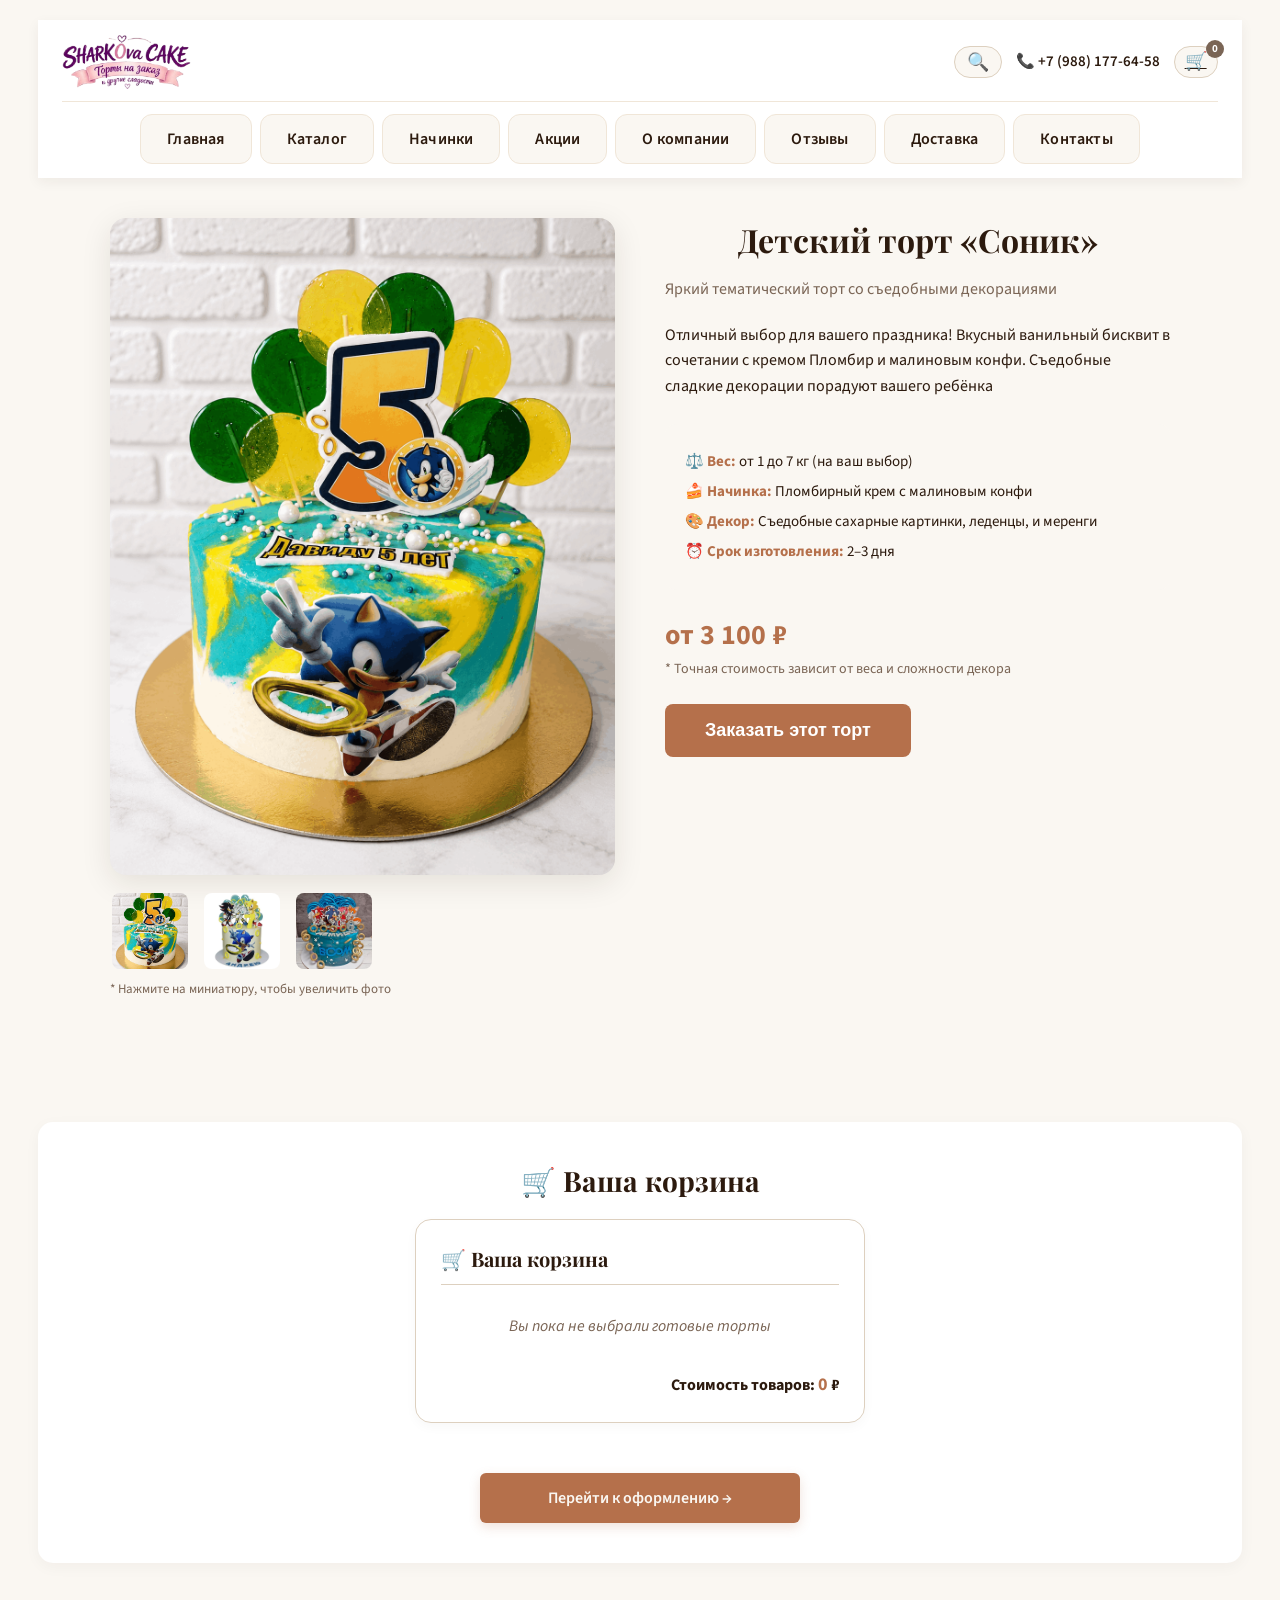
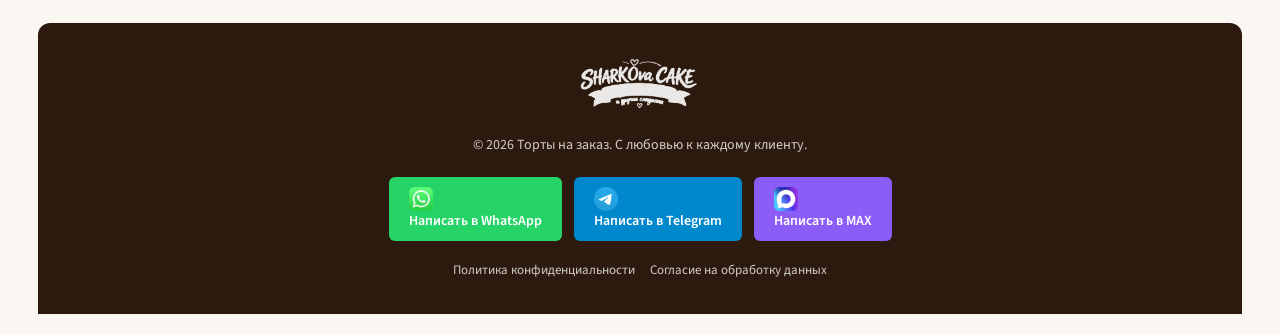
<file: products/kids_sonic.html>
<!DOCTYPE html>
<html lang="ru">
<head>
    <meta charset="UTF-8">
    <meta name="viewport" content="width=device-width, initial-scale=1.0">
    <title>Детский торт «Соник» | Торты на заказ SharKOва cake</title>
    <meta name="description" content="Детский торт «Соник» – яркий детский торт со съедобными декорациями, начинка Пломбир с малиновым конфи. Закажите в Астрахани!">

    <link rel="preconnect" href="https://fonts.googleapis.com">
    <link rel="preconnect" href="https://gstatic.com" crossorigin>
    <link href="https://fonts.googleapis.com/css2?family=Playfair+Display:wght@400;600;700&family=Source+Sans+3:wght@300;400;600&display=swap" rel="stylesheet">
    <link rel="stylesheet" href="../css/style.css">

    <style>
        .product-page { padding: 40px 0 60px; }

        .product-container {
            display: flex;
            gap: 50px;
            max-width: 1100px;
            margin: 0 auto;
            padding: 0 20px;
            align-items: flex-start;
        }

        .product-gallery { flex: 1 1 50%; }

        .product-main-image {
            width: 100%;
            border-radius: 16px;
            box-shadow: 0 8px 30px rgba(44, 26, 14, 0.10);
            background: #FAF7F2;
        }

        .product-thumbnails {
            display: flex;
            gap: 12px;
            margin-top: 16px;
            flex-wrap: wrap;
        }

        .product-thumbnails img {
            width: 80px;
            height: 80px;
            object-fit: cover;
            border-radius: 10px;
            cursor: pointer;
            border: 2px solid transparent;
            transition: border 0.2s;
        }

        .product-thumbnails img:hover { border-color: #B5704B; }

        .product-details { flex: 1 1 50%; }

        .product-details h1 {
            font-family: 'Playfair Display', serif;
            font-size: 32px;
            color: #2C1A0E;
            margin-top: 0;
            margin-bottom: 10px;
        }

        .product-details .product-subtitle {
            font-size: 16px;
            color: #7A6555;
            margin-bottom: 20px;
        }

        .product-details .product-description {
            font-size: 16px;
            line-height: 1.7;
            color: #2C1A0E;
            margin-bottom: 25px;
        }

        .product-details .product-params {
            background: #FAF7F2;
            padding: 20px;
            border-radius: 12px;
            margin-bottom: 25px;
        }

        .product-params p { margin: 6px 0; font-size: 15px; }
        .product-params strong { color: #B5704B; }

        .product-price-block { margin-bottom: 25px; }

        .product-price-block .price {
            font-size: 28px;
            font-weight: 700;
            color: #B5704B;
        }

        .product-price-block .price-note {
            font-size: 14px;
            color: #7A6555;
            display: block;
            margin-top: 4px;
        }

        .product-order-btn {
            display: inline-block;
            background: #B5704B;
            color: #FFF;
            padding: 16px 40px;
            border: none;
            border-radius: 8px;
            font-size: 18px;
            font-weight: 600;
            cursor: pointer;
            transition: background 0.3s, transform 0.2s;
            text-decoration: none;
        }

        .product-order-btn:hover {
            background: #C98B5C;
            transform: translateY(-2px);
        }

        @media (max-width: 768px) {
            .product-container { flex-direction: column; gap: 30px; }
            .product-details h1 { font-size: 26px; }
            .product-price-block .price { font-size: 24px; }
            .product-thumbnails img { width: 60px; height: 60px; }
        }
    </style>
</head>
<body>

       <!-- ===== ШАПКА ===== -->
    <header class="site-header">
        <div class="header-top">
           <a href="../index.html" class="logo">
               <img src="../images/logo.png" alt="SharKOva Cake — Торты на заказ">
           </a>

            <div class="header-actions">
                <!-- Кнопка поиска -->
                <button type="button" class="header-search-btn" id="headerSearchBtn" aria-label="Поиск">🔍</button>
                <a href="tel:+79881776458" class="phone">📞 +7 (988) 177-64-58</a>
                <a href="#cartContainer" class="header-cart-link">
                    <span class="cart-icon">🛒</span>
                    <span id="cartBadge" class="cart-badge">0</span>
                </a>
            </div>
        </div>

        <!-- Выпадающая строка поиска -->
        <div class="header-search-bar" id="headerSearchBar" style="display:none;">
            <form action="../catalog.html" method="GET" class="header-search-form">
                <input type="text" name="q" id="headerSearchInput" placeholder="Найти торт по названию..." autocomplete="off">
                <button type="submit">Найти</button>
            </form>
        </div>

        <!-- Новое меню (8 пунктов) -->
        <nav class="site-nav">
            <a href="../index.html" class="nav-link">Главная</a>
            <a href="../catalog.html" class="nav-link">Каталог</a>
            <a href="../toppings.html" class="nav-link">Начинки</a>
            <a href="../stocks.html" class="nav-link">Акции</a>
            <a href="../about.html" class="nav-link">О компании</a>
            <a href="../reviews.html" class="nav-link">Отзывы</a>
            <a href="../delivery.html" class="nav-link">Доставка</a>
            <a href="../contacts.html" class="nav-link">Контакты</a>
        </nav>
    </header>

    <!-- ===== СТРАНИЦА ТОВАРА ===== -->
    <main class="product-page">
        <div class="product-container">

            <div class="product-gallery">
                <img src="../images/catalog/sonic.png" alt="Детский торт «Соник»" class="product-main-image" id="mainImage">
                <div class="product-thumbnails">
                    <img src="../images/products/sonic1-1.png" alt="Фото 1" onclick="changeImage(this.src)">
                    <img src="../images/products/sonic2-2.jpg" alt="Фото 2" onclick="changeImage(this.src)">
                    <img src="../images/products/sonic3-3.jpg" alt="Фото 3" onclick="changeImage(this.src)">
                </div>
                <p style="font-size:13px; color:#7A6555; margin-top:8px;">* Нажмите на миниатюру, чтобы увеличить фото</p>
            </div>

            <div class="product-details">
                <h1>Детский торт «Соник»</h1>
                <p class="product-subtitle">Яркий тематический торт со съедобными декорациями</p>

                <div class="product-description">
                    <p>Отличный выбор для вашего праздника! Вкусный ванильный бисквит в сочетании с кремом Пломбир и малиновым конфи. Съедобные сладкие декорации порадуют вашего ребёнка</p>
                </div>

                <div class="product-params">
                    <p><strong>⚖️ Вес:</strong> от 1 до 7 кг (на ваш выбор)</p>
                    <p><strong>🍰 Начинка:</strong> Пломбирный крем с малиновым конфи</p>
                    <p><strong>🎨 Декор:</strong> Съедобные сахарные картинки, леденцы, и меренги</p>
                    <p><strong>⏰ Срок изготовления:</strong> 2–3 дня</p>
                </div>

                <div class="product-price-block">
                    <span class="price">от 3 100 ₽</span>
                    <span class="price-note">* Точная стоимость зависит от веса и сложности декора</span>
                </div>

                <!-- Кнопка добавляет в корзину и прокручивает к ней -->
                <button class="product-order-btn"
                        onclick="addToCartFromProduct('Детский торт «Соник»', 3100, 1.5)">
                    Заказать этот торт
                </button>
            </div>

        </div>
    </main>

    <!-- ===== КОРЗИНА НА СТРАНИЦЕ ТОВАРА ===== -->
    <section class="order-section" id="cartContainer" style="margin-top: 50px;">
        <h2>🛒 Ваша корзина</h2>

        <div class="cart-container">
            <h3>🛒 Ваша корзина</h3>
            <ul id="cartItemsList" class="cart-items-list">
                <li class="empty-cart-message">Вы пока не выбрали готовые торты</li>
            </ul>
            <div class="cart-total">
                <strong>Стоимость товаров: <span id="cartTotalSum">0</span> ₽</strong>
            </div>
        </div>

        <a href="../index.html#order-form-section"
           class="submit-btn"
           style="display:inline-block; max-width:320px; margin-top:20px; text-decoration:none; text-align:center;">
            Перейти к оформлению →
        </a>
    </section>

     <!-- ===== ПОДВАЛ (для папки products) ===== -->
<footer class="site-footer">

  <!-- Ссылка ведет на главную (с помощью ../) -->
  <a href="../index.html" class="footer-logo" style="display: inline-block; margin-bottom: 20px;">
    <!-- Путь к картинке тоже с ../ -->
    <img src="../images/logo.png" alt="SharKOva Cake" style="height: 50px; width: auto; filter: brightness(0) invert(1); opacity: 0.9;">
  </a>

        <p class="footer-text">© 2026 Торты на заказ. С любовью к каждому клиенту.</p>
        <div class="footer-contacts">
            <a href="https://wa.me/79170816525?text=Привет%21%20Хочу%20заказать%20торт" class="contact-link whatsapp" target="_blank">
                <img src="../images/logo/WhatsApp_logo-color-vertical.svg.webp" alt="WhatsApp" width="24" height="24" style="vertical-align:middle; margin-right:8px;">
                Написать в WhatsApp
            </a>
            <a href="https://t.me/ваш_username" class="contact-link telegram" target="_blank">
                <img src="../images/logo/Telegram_2019_Logo.svg.webp" alt="Telegram" width="24" height="24" style="vertical-align:middle; margin-right:8px;">
                Написать в Telegram
            </a>
            <a href="https://max.ru/u/f9LHodD0cOLYQq51SfQPaaQOz8GkIMK5_IvAtXiSyLAyNAZmZk75qnrLQA4" class="contact-link max" target="_blank">
                <img src="../images/logo/Логотип_MAX.svg.webp" alt="MAX" width="24" height="24" style="vertical-align:middle; margin-right:6px;">
                Написать в MAX
            </a>
        </div>
          <div style="margin-top: 20px; font-size: 13px; opacity: 0.8; display: flex; justify-content: center; flex-wrap: wrap; gap: 15px;">
    <a href="../terms_of_sale.html" target="_blank" style="color: #FAF7F2; text-decoration: none;">Политика конфиденциальности</a>
    <a href="../processing_of_personal_data.html" target="_blank" style="color: #FAF7F2; text-decoration: none;">Согласие на обработку данных</a>
  </div>
    </footer>

    <script src="../script.js"></script>

    <!-- Специальный скрипт для этой страницы -->
    <script>
        // Функция смены главного фото при клике на миниатюру
        function changeImage(src) {
            document.getElementById('mainImage').src = src;
        }
    </script>

</body>
</html>
</file>
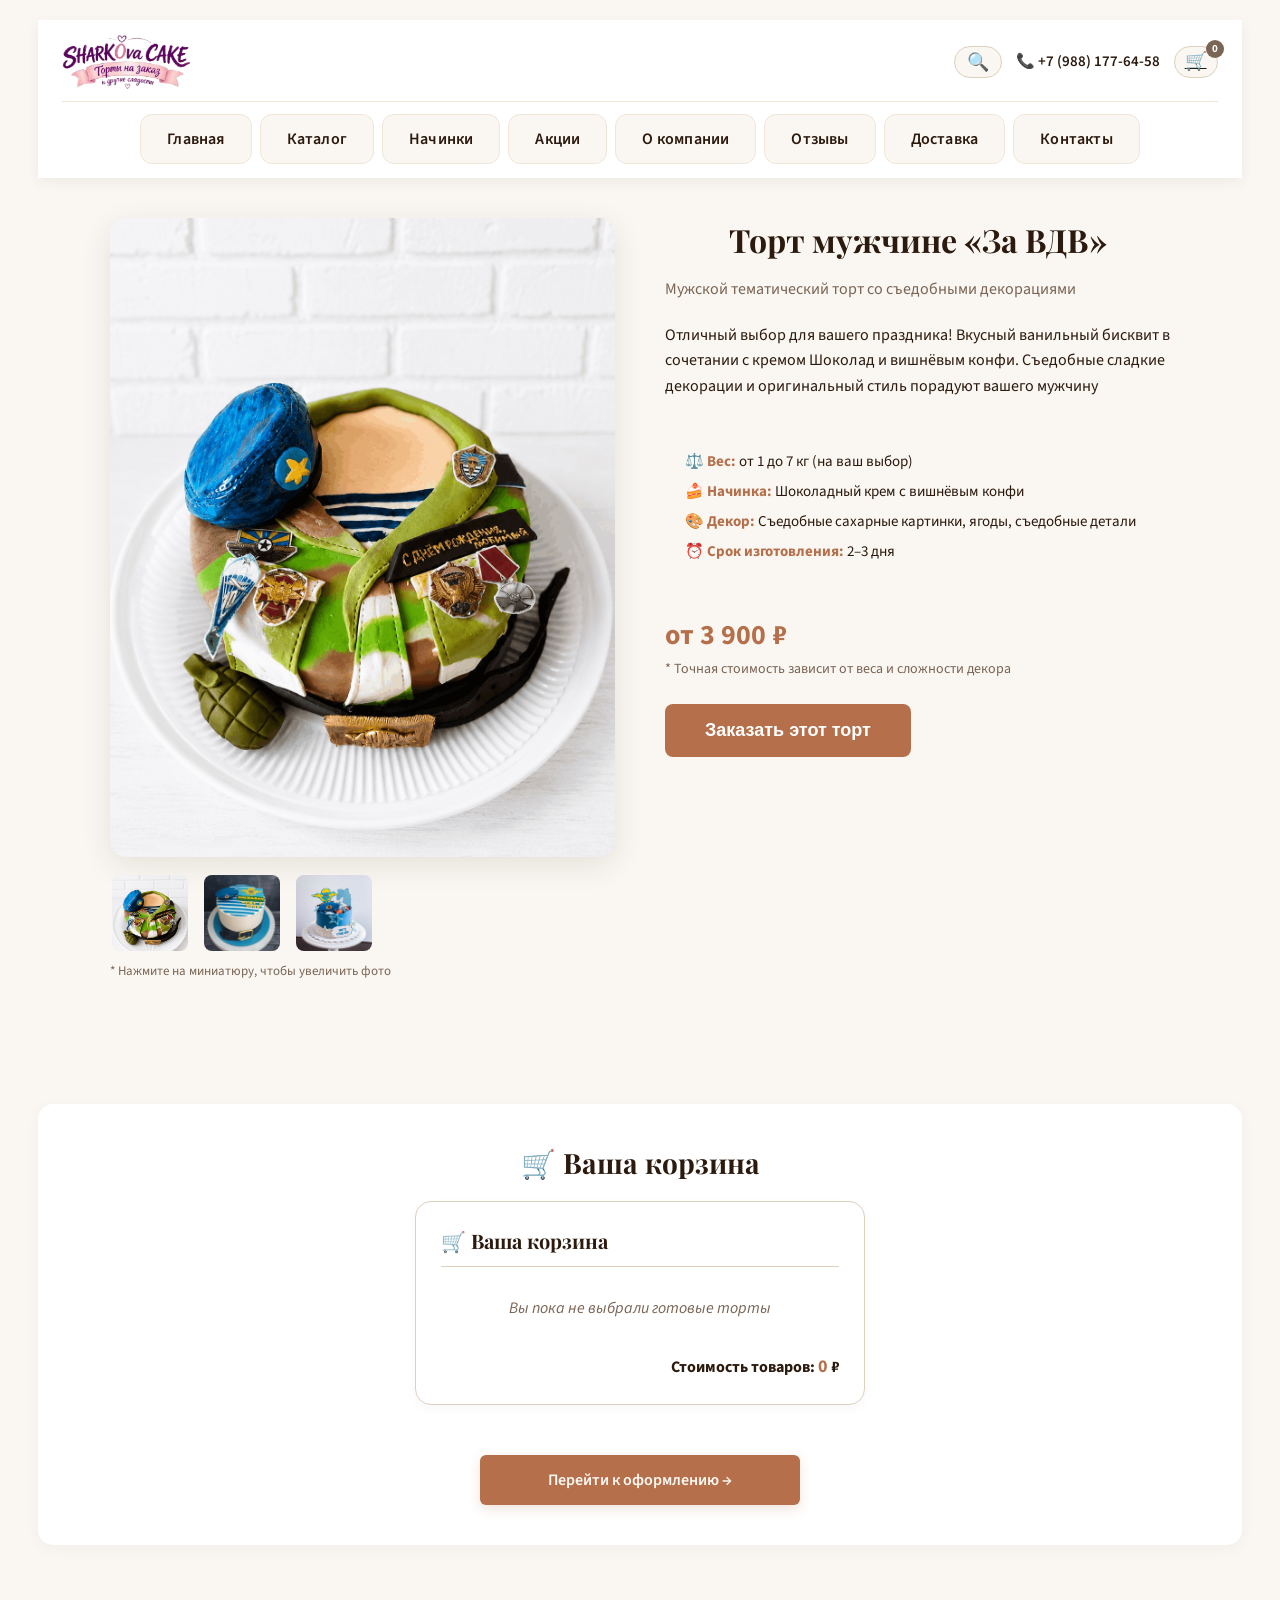
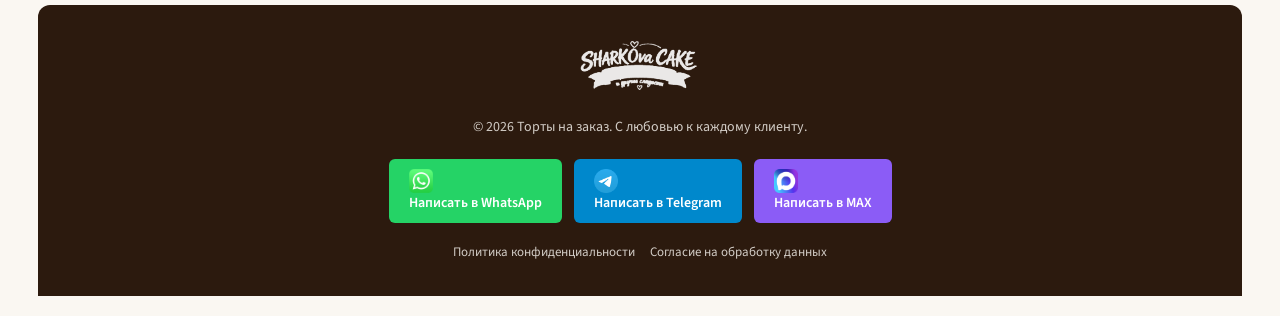
<file: products/man_vdv.html>
<!DOCTYPE html>
<html lang="ru">
<head>
    <meta charset="UTF-8">
    <meta name="viewport" content="width=device-width, initial-scale=1.0">
    <title>Торт «За ВДВ» | Торты на заказ SharKOва cake</title>
    <meta name="description" content="Торт мужчине «За ВДВ» – тематический торт с шоколадным кремом и вишнёвым конфи. Закажите в Астрахани!">

    <link rel="preconnect" href="https://fonts.googleapis.com">
    <link rel="preconnect" href="https://gstatic.com" crossorigin>
    <link href="https://fonts.googleapis.com/css2?family=Playfair+Display:wght@400;600;700&family=Source+Sans+3:wght@300;400;600&display=swap" rel="stylesheet">
    <link rel="stylesheet" href="../css/style.css">

    <style>
        .product-page { padding: 40px 0 60px; }

        .product-container {
            display: flex;
            gap: 50px;
            max-width: 1100px;
            margin: 0 auto;
            padding: 0 20px;
            align-items: flex-start;
        }

        .product-gallery { flex: 1 1 50%; }

        .product-main-image {
            width: 100%;
            border-radius: 16px;
            box-shadow: 0 8px 30px rgba(44, 26, 14, 0.10);
            background: #FAF7F2;
        }

        .product-thumbnails {
            display: flex;
            gap: 12px;
            margin-top: 16px;
            flex-wrap: wrap;
        }

        .product-thumbnails img {
            width: 80px;
            height: 80px;
            object-fit: cover;
            border-radius: 10px;
            cursor: pointer;
            border: 2px solid transparent;
            transition: border 0.2s;
        }

        .product-thumbnails img:hover { border-color: #B5704B; }

        .product-details { flex: 1 1 50%; }

        .product-details h1 {
            font-family: 'Playfair Display', serif;
            font-size: 32px;
            color: #2C1A0E;
            margin-top: 0;
            margin-bottom: 10px;
        }

        .product-details .product-subtitle {
            font-size: 16px;
            color: #7A6555;
            margin-bottom: 20px;
        }

        .product-details .product-description {
            font-size: 16px;
            line-height: 1.7;
            color: #2C1A0E;
            margin-bottom: 25px;
        }

        .product-details .product-params {
            background: #FAF7F2;
            padding: 20px;
            border-radius: 12px;
            margin-bottom: 25px;
        }

        .product-params p { margin: 6px 0; font-size: 15px; }
        .product-params strong { color: #B5704B; }

        .product-price-block { margin-bottom: 25px; }

        .product-price-block .price {
            font-size: 28px;
            font-weight: 700;
            color: #B5704B;
        }

        .product-price-block .price-note {
            font-size: 14px;
            color: #7A6555;
            display: block;
            margin-top: 4px;
        }

        .product-order-btn {
            display: inline-block;
            background: #B5704B;
            color: #FFF;
            padding: 16px 40px;
            border: none;
            border-radius: 8px;
            font-size: 18px;
            font-weight: 600;
            cursor: pointer;
            transition: background 0.3s, transform 0.2s;
            text-decoration: none;
        }

        .product-order-btn:hover {
            background: #C98B5C;
            transform: translateY(-2px);
        }

        @media (max-width: 768px) {
            .product-container { flex-direction: column; gap: 30px; }
            .product-details h1 { font-size: 26px; }
            .product-price-block .price { font-size: 24px; }
            .product-thumbnails img { width: 60px; height: 60px; }
        }
    </style>
</head>
<body>

        <!-- ===== ШАПКА ===== -->
    <header class="site-header">
        <div class="header-top">
           <a href="../index.html" class="logo">
               <img src="../images/logo.png" alt="SharKOva Cake — Торты на заказ">
           </a>

            <div class="header-actions">
                <!-- Кнопка поиска -->
                <button type="button" class="header-search-btn" id="headerSearchBtn" aria-label="Поиск">🔍</button>
                <a href="tel:+79881776458" class="phone">📞 +7 (988) 177-64-58</a>
                <a href="#cartContainer" class="header-cart-link">
                    <span class="cart-icon">🛒</span>
                    <span id="cartBadge" class="cart-badge">0</span>
                </a>
            </div>
        </div>

        <!-- Выпадающая строка поиска -->
        <div class="header-search-bar" id="headerSearchBar" style="display:none;">
            <form action="../catalog.html" method="GET" class="header-search-form">
                <input type="text" name="q" id="headerSearchInput" placeholder="Найти торт по названию..." autocomplete="off">
                <button type="submit">Найти</button>
            </form>
        </div>

        <!-- Новое меню (8 пунктов) -->
        <nav class="site-nav">
            <a href="../index.html" class="nav-link">Главная</a>
            <a href="../catalog.html" class="nav-link">Каталог</a>
            <a href="../toppings.html" class="nav-link">Начинки</a>
            <a href="../stocks.html" class="nav-link">Акции</a>
            <a href="../about.html" class="nav-link">О компании</a>
            <a href="../reviews.html" class="nav-link">Отзывы</a>
            <a href="../delivery.html" class="nav-link">Доставка</a>
            <a href="../contacts.html" class="nav-link">Контакты</a>
        </nav>
    </header>

    <!-- ===== СТРАНИЦА ТОВАРА ===== -->
    <main class="product-page">
        <div class="product-container">

            <div class="product-gallery">
                <img src="../images/catalog/vdv.png" alt="Торт мужчине «За ВДВ»" class="product-main-image" id="mainImage">
                <div class="product-thumbnails">
                    <img src="../images/products/vdv1-1.png" alt="Фото 1" onclick="changeImage(this.src)">
                    <img src="../images/products/vdv1-2.jpg" alt="Фото 2" onclick="changeImage(this.src)">
                    <img src="../images/products/vdv3-3.jpg" alt="Фото 3" onclick="changeImage(this.src)">
                </div>
                <p style="font-size:13px; color:#7A6555; margin-top:8px;">* Нажмите на миниатюру, чтобы увеличить фото</p>
            </div>

            <div class="product-details">
                <h1>Торт мужчине «За ВДВ»</h1>
                <p class="product-subtitle">Мужской тематический торт со съедобными декорациями</p>

                <div class="product-description">
                    <p>Отличный выбор для вашего праздника! Вкусный ванильный бисквит в сочетании с кремом Шоколад и вишнёвым конфи. Съедобные сладкие декорации и оригинальный стиль порадуют вашего мужчину</p>
                </div>

                <div class="product-params">
                    <p><strong>⚖️ Вес:</strong> от 1 до 7 кг (на ваш выбор)</p>
                    <p><strong>🍰 Начинка:</strong> Шоколадный крем с вишнёвым конфи</p>
                    <p><strong>🎨 Декор:</strong> Съедобные сахарные картинки, ягоды, съедобные детали</p>
                    <p><strong>⏰ Срок изготовления:</strong> 2–3 дня</p>
                </div>

                <div class="product-price-block">
                    <span class="price">от 3 900 ₽</span>
                    <span class="price-note">* Точная стоимость зависит от веса и сложности декора</span>
                </div>

                <!-- Кнопка добавляет в корзину и прокручивает к ней -->
                <button class="product-order-btn"
                        onclick="addToCartFromProduct('Торт мужчине «За ВДВ»', 3900, 1.5)">
                    Заказать этот торт
                </button>
            </div>

        </div>
    </main>

    <!-- ===== КОРЗИНА НА СТРАНИЦЕ ТОВАРА ===== -->
    <section class="order-section" id="cartContainer" style="margin-top: 50px;">
        <h2>🛒 Ваша корзина</h2>

        <div class="cart-container">
            <h3>🛒 Ваша корзина</h3>
            <ul id="cartItemsList" class="cart-items-list">
                <li class="empty-cart-message">Вы пока не выбрали готовые торты</li>
            </ul>
            <div class="cart-total">
                <strong>Стоимость товаров: <span id="cartTotalSum">0</span> ₽</strong>
            </div>
        </div>

        <a href="../index.html#order-form-section"
           class="submit-btn"
           style="display:inline-block; max-width:320px; margin-top:20px; text-decoration:none; text-align:center;">
            Перейти к оформлению →
        </a>
    </section>

     <!-- ===== ПОДВАЛ (для папки products) ===== -->
<footer class="site-footer">

  <!-- Ссылка ведет на главную (с помощью ../) -->
  <a href="../index.html" class="footer-logo" style="display: inline-block; margin-bottom: 20px;">
    <!-- Путь к картинке тоже с ../ -->
    <img src="../images/logo.png" alt="SharKOva Cake" style="height: 50px; width: auto; filter: brightness(0) invert(1); opacity: 0.9;">
  </a>

        <p class="footer-text">© 2026 Торты на заказ. С любовью к каждому клиенту.</p>
        <div class="footer-contacts">
            <a href="https://wa.me/79170816525?text=Привет%21%20Хочу%20заказать%20торт" class="contact-link whatsapp" target="_blank">
                <img src="../images/logo/WhatsApp_logo-color-vertical.svg.webp" alt="WhatsApp" width="24" height="24" style="vertical-align:middle; margin-right:8px;">
                Написать в WhatsApp
            </a>
            <a href="https://t.me/ваш_username" class="contact-link telegram" target="_blank">
                <img src="../images/logo/Telegram_2019_Logo.svg.webp" alt="Telegram" width="24" height="24" style="vertical-align:middle; margin-right:8px;">
                Написать в Telegram
            </a>
            <a href="https://max.ru/u/f9LHodD0cOLYQq51SfQPaaQOz8GkIMK5_IvAtXiSyLAyNAZmZk75qnrLQA4" class="contact-link max" target="_blank">
                <img src="../images/logo/Логотип_MAX.svg.webp" alt="MAX" width="24" height="24" style="vertical-align:middle; margin-right:6px;">
                Написать в MAX
            </a>
        </div>
          <div style="margin-top: 20px; font-size: 13px; opacity: 0.8; display: flex; justify-content: center; flex-wrap: wrap; gap: 15px;">
    <a href="../terms_of_sale.html" target="_blank" style="color: #FAF7F2; text-decoration: none;">Политика конфиденциальности</a>
    <a href="../processing_of_personal_data.html" target="_blank" style="color: #FAF7F2; text-decoration: none;">Согласие на обработку данных</a>
  </div>
    </footer>

    <script src="../script.js"></script>

    <!-- Специальный скрипт для этой страницы -->
    <script>
        // Функция смены главного фото при клике на миниатюру
        function changeImage(src) {
            document.getElementById('mainImage').src = src;
        }
    </script>

</body>
</html>
</file>
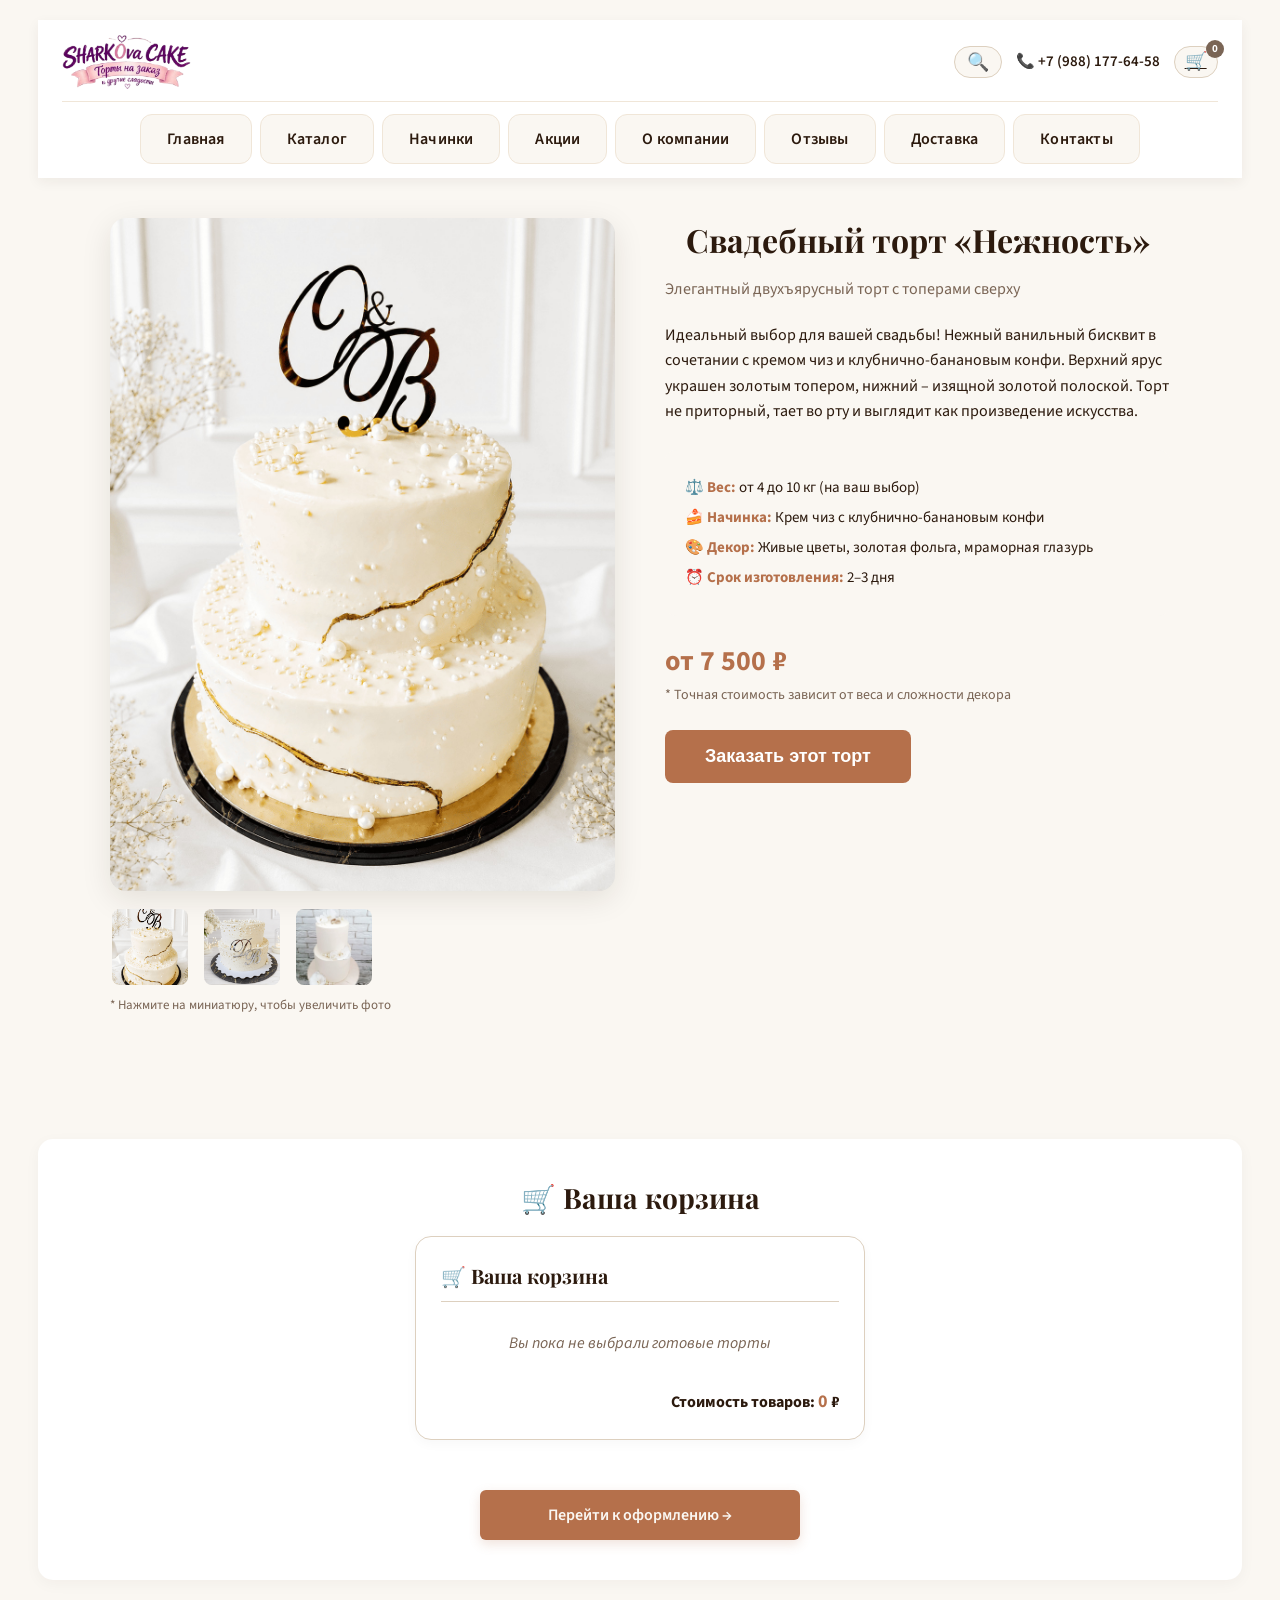
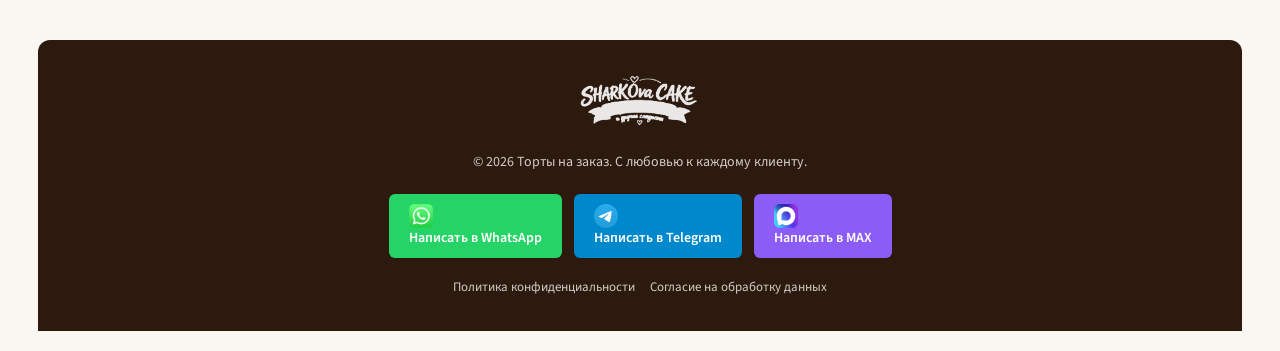
<file: products/wedding1.html>
<!DOCTYPE html>
<html lang="ru">
<head>
    <meta charset="UTF-8">
    <meta name="viewport" content="width=device-width, initial-scale=1.0">
    <title>Свадебный торт «Нежность» | Торты на заказ SharKOва cake</title>
    <meta name="description" content="Свадебный торт «Нежность» – элегантный двухъярусный торт с живыми цветами, начинка Крем чиз с клубнично-банановым конфи. Закажите в Астрахани!">

    <link rel="preconnect" href="https://fonts.googleapis.com">
    <link rel="preconnect" href="https://gstatic.com" crossorigin>
    <link href="https://fonts.googleapis.com/css2?family=Playfair+Display:wght@400;600;700&family=Source+Sans+3:wght@300;400;600&display=swap" rel="stylesheet">
    <link rel="stylesheet" href="../css/style.css">

    <style>
        .product-page { padding: 40px 0 60px; }

        .product-container {
            display: flex;
            gap: 50px;
            max-width: 1100px;
            margin: 0 auto;
            padding: 0 20px;
            align-items: flex-start;
        }

        .product-gallery { flex: 1 1 50%; }

        .product-main-image {
            width: 100%;
            border-radius: 16px;
            box-shadow: 0 8px 30px rgba(44, 26, 14, 0.10);
            background: #FAF7F2;
        }

        .product-thumbnails {
            display: flex;
            gap: 12px;
            margin-top: 16px;
            flex-wrap: wrap;
        }

        .product-thumbnails img {
            width: 80px;
            height: 80px;
            object-fit: cover;
            border-radius: 10px;
            cursor: pointer;
            border: 2px solid transparent;
            transition: border 0.2s;
        }

        .product-thumbnails img:hover { border-color: #B5704B; }

        .product-details { flex: 1 1 50%; }

        .product-details h1 {
            font-family: 'Playfair Display', serif;
            font-size: 32px;
            color: #2C1A0E;
            margin-top: 0;
            margin-bottom: 10px;
        }

        .product-details .product-subtitle {
            font-size: 16px;
            color: #7A6555;
            margin-bottom: 20px;
        }

        .product-details .product-description {
            font-size: 16px;
            line-height: 1.7;
            color: #2C1A0E;
            margin-bottom: 25px;
        }

        .product-details .product-params {
            background: #FAF7F2;
            padding: 20px;
            border-radius: 12px;
            margin-bottom: 25px;
        }

        .product-params p { margin: 6px 0; font-size: 15px; }
        .product-params strong { color: #B5704B; }

        .product-price-block { margin-bottom: 25px; }

        .product-price-block .price {
            font-size: 28px;
            font-weight: 700;
            color: #B5704B;
        }

        .product-price-block .price-note {
            font-size: 14px;
            color: #7A6555;
            display: block;
            margin-top: 4px;
        }

        .product-order-btn {
            display: inline-block;
            background: #B5704B;
            color: #FFF;
            padding: 16px 40px;
            border: none;
            border-radius: 8px;
            font-size: 18px;
            font-weight: 600;
            cursor: pointer;
            transition: background 0.3s, transform 0.2s;
            text-decoration: none;
        }

        .product-order-btn:hover {
            background: #C98B5C;
            transform: translateY(-2px);
        }

        @media (max-width: 768px) {
            .product-container { flex-direction: column; gap: 30px; }
            .product-details h1 { font-size: 26px; }
            .product-price-block .price { font-size: 24px; }
            .product-thumbnails img { width: 60px; height: 60px; }
        }
    </style>
</head>
<body>

        <!-- ===== ШАПКА ===== -->
    <header class="site-header">
        <div class="header-top">
           <a href="../index.html" class="logo">
               <img src="../images/logo.png" alt="SharKOva Cake — Торты на заказ">
           </a>

            <div class="header-actions">
                <!-- Кнопка поиска -->
                <button type="button" class="header-search-btn" id="headerSearchBtn" aria-label="Поиск">🔍</button>
                <a href="tel:+79881776458" class="phone">📞 +7 (988) 177-64-58</a>
                <a href="#cartContainer" class="header-cart-link">
                    <span class="cart-icon">🛒</span>
                    <span id="cartBadge" class="cart-badge">0</span>
                </a>
            </div>
        </div>

        <!-- Выпадающая строка поиска -->
        <div class="header-search-bar" id="headerSearchBar" style="display:none;">
            <form action="../catalog.html" method="GET" class="header-search-form">
                <input type="text" name="q" id="headerSearchInput" placeholder="Найти торт по названию..." autocomplete="off">
                <button type="submit">Найти</button>
            </form>
        </div>

        <!-- Новое меню (8 пунктов) -->
        <nav class="site-nav">
            <a href="../index.html" class="nav-link">Главная</a>
            <a href="../catalog.html" class="nav-link">Каталог</a>
            <a href="../toppings.html" class="nav-link">Начинки</a>
            <a href="../stocks.html" class="nav-link">Акции</a>
            <a href="../about.html" class="nav-link">О компании</a>
            <a href="../reviews.html" class="nav-link">Отзывы</a>
            <a href="../delivery.html" class="nav-link">Доставка</a>
            <a href="../contacts.html" class="nav-link">Контакты</a>
        </nav>
    </header>

    <!-- ===== СТРАНИЦА ТОВАРА ===== -->
    <main class="product-page">
        <div class="product-container">

            <div class="product-gallery">
                <img src="../images/catalog/wedding1.jpg" alt="Свадебный торт Нежность" class="product-main-image" id="mainImage">
                <div class="product-thumbnails">
                    <img src="../images/products/wedding1-1.jpg" alt="Фото 1" onclick="changeImage(this.src)">
                    <img src="../images/products/wedding2-2.png" alt="Фото 2" onclick="changeImage(this.src)">
                    <img src="../images/products/wedding3-3.jpg" alt="Фото 3" onclick="changeImage(this.src)">
                </div>
                <p style="font-size:13px; color:#7A6555; margin-top:8px;">* Нажмите на миниатюру, чтобы увеличить фото</p>
            </div>

            <div class="product-details">
                <h1>Свадебный торт «Нежность»</h1>
                <p class="product-subtitle">Элегантный двухъярусный торт с топерами сверху</p>

                <div class="product-description">
                    <p>Идеальный выбор для вашей свадьбы! Нежный ванильный бисквит в сочетании с кремом чиз и клубнично-банановым конфи. Верхний ярус украшен золотым топером, нижний – изящной золотой полоской. Торт не приторный, тает во рту и выглядит как произведение искусства.</p>
                </div>

                <div class="product-params">
                    <p><strong>⚖️ Вес:</strong> от 4 до 10 кг (на ваш выбор)</p>
                    <p><strong>🍰 Начинка:</strong> Крем чиз с клубнично-банановым конфи</p>
                    <p><strong>🎨 Декор:</strong> Живые цветы, золотая фольга, мраморная глазурь</p>
                    <p><strong>⏰ Срок изготовления:</strong> 2–3 дня</p>
                </div>

                <div class="product-price-block">
                    <span class="price">от 7 500 ₽</span>
                    <span class="price-note">* Точная стоимость зависит от веса и сложности декора</span>
                </div>

                <!-- Кнопка добавляет в корзину и прокручивает к ней -->
                <button class="product-order-btn"
                        onclick="addToCartFromProduct('Свадебный торт «Нежность»', 7500, 4)">
                    Заказать этот торт
                </button>
            </div>

        </div>
    </main>

    <!-- ===== КОРЗИНА НА СТРАНИЦЕ ТОВАРА ===== -->
    <section class="order-section" id="cartContainer" style="margin-top: 50px;">
        <h2>🛒 Ваша корзина</h2>

        <div class="cart-container">
            <h3>🛒 Ваша корзина</h3>
            <ul id="cartItemsList" class="cart-items-list">
                <li class="empty-cart-message">Вы пока не выбрали готовые торты</li>
            </ul>
            <div class="cart-total">
                <strong>Стоимость товаров: <span id="cartTotalSum">0</span> ₽</strong>
            </div>
        </div>

        <a href="../index.html#order-form-section"
           class="submit-btn"
           style="display:inline-block; max-width:320px; margin-top:20px; text-decoration:none; text-align:center;">
            Перейти к оформлению →
        </a>
    </section>

     <!-- ===== ПОДВАЛ (для папки products) ===== -->
<footer class="site-footer">

  <!-- Ссылка ведет на главную (с помощью ../) -->
  <a href="../index.html" class="footer-logo" style="display: inline-block; margin-bottom: 20px;">
    <!-- Путь к картинке тоже с ../ -->
    <img src="../images/logo.png" alt="SharKOva Cake" style="height: 50px; width: auto; filter: brightness(0) invert(1); opacity: 0.9;">
  </a>

        <p class="footer-text">© 2026 Торты на заказ. С любовью к каждому клиенту.</p>
        <div class="footer-contacts">
            <a href="https://wa.me/79170816525?text=Привет%21%20Хочу%20заказать%20торт" class="contact-link whatsapp" target="_blank">
                <img src="../images/logo/WhatsApp_logo-color-vertical.svg.webp" alt="WhatsApp" width="24" height="24" style="vertical-align:middle; margin-right:8px;">
                Написать в WhatsApp
            </a>
            <a href="https://t.me/ваш_username" class="contact-link telegram" target="_blank">
                <img src="../images/logo/Telegram_2019_Logo.svg.webp" alt="Telegram" width="24" height="24" style="vertical-align:middle; margin-right:8px;">
                Написать в Telegram
            </a>
            <a href="https://max.ru/u/f9LHodD0cOLYQq51SfQPaaQOz8GkIMK5_IvAtXiSyLAyNAZmZk75qnrLQA4" class="contact-link max" target="_blank">
                <img src="../images/logo/Логотип_MAX.svg.webp" alt="MAX" width="24" height="24" style="vertical-align:middle; margin-right:6px;">
                Написать в MAX
            </a>
        </div>
          <div style="margin-top: 20px; font-size: 13px; opacity: 0.8; display: flex; justify-content: center; flex-wrap: wrap; gap: 15px;">
    <a href="../terms_of_sale.html" target="_blank" style="color: #FAF7F2; text-decoration: none;">Политика конфиденциальности</a>
    <a href="../processing_of_personal_data.html" target="_blank" style="color: #FAF7F2; text-decoration: none;">Согласие на обработку данных</a>
  </div>
    </footer>

    <script src="../script.js"></script>

    <!-- Специальный скрипт для этой страницы -->
    <script>
        // Функция смены главного фото при клике на миниатюру
        function changeImage(src) {
            document.getElementById('mainImage').src = src;
        }
    </script>

</body>
</html>
</file>
<file: css/style.css>
/* =====================================================================
   SHARKOVA CAKE — ГЛАВНЫЙ СТИЛЬ
   Структура:
   1. База
   2. Шапка
   3. Поиск
   4. Баннер-слайдер
   5. Главная: hero, статистика, категории, хиты, преимущества, шаги
   6. География доставки
   7. Отзывы (главная)
   8. Каталог
   9. Карточка товара
   10. Корзина
   11. Форма заказа
   12. Отзывы (страница reviews.html)
   13. Лайтбокс
   14. Карта, футер, мессенджеры
   15. Адаптив
   ===================================================================== */

/* ======================== 1. БАЗА ======================== */
html {
  scroll-behavior: smooth;
}

*,
*::before,
*::after {
  box-sizing: border-box;
}

html,
body {
  max-width: 100%;
  overflow-x: hidden;
}

body {
  background-color: #FAF7F2;
  color: #2C1A0E;
  font-family: 'Source Sans 3', sans-serif;
  margin: 0 auto;
  padding: 20px 3%;
}

img {
  max-width: 100%;
  height: auto;
  display: block;
}

h1, h2, h3 {
  font-family: 'Playfair Display', Georgia, serif;
  color: #2C1A0E;
}

h1 {
  font-size: clamp(28px, 4vw + 1rem, 46px);
  text-align: center;
  margin: 0 0 10px;
}

h2 {
  font-size: clamp(22px, 2.5vw + 1rem, 28px);
  text-align: center;
  margin: 0 0 20px;
}

p {
  font-size: 16px;
  line-height: 1.6;
}

a { color: inherit; }

/* ======================== 2. ШАПКА ======================== */
.site-header {
  position: sticky;
  top: 0;
  z-index: 1000;
  background: #FFFFFF;
  box-shadow: 0 4px 12px rgba(44, 26, 14, 0.06);
  padding: 14px 24px 0;
}

.header-top {
  display: flex;
  align-items: center;
  justify-content: space-between;
  gap: 20px;
  padding-bottom: 12px;
  border-bottom: 1px solid #F0E6D8;
}

.site-header .logo {
  font-family: 'Playfair Display', Georgia, serif;
  font-size: 20px;
  font-weight: 700;
  color: #B5704B;
  text-decoration: none;
  white-space: nowrap;
  flex-shrink: 0;
}

.header-actions {
  display: flex;
  align-items: center;
  gap: 14px;
  flex-shrink: 0;
}

.site-header .phone {
  font-size: 15px;
  font-weight: 600;
  color: #2C1A0E;
  text-decoration: none;
  white-space: nowrap;
}

.site-header .phone:hover {
  color: #B5704B;
}

/* ===== МЕНЮ В ШАПКЕ — КРУПНОЕ И ЭФФЕКТНОЕ ===== */
.site-nav {
  display: flex;
  align-items: center;
  justify-content: center;
  gap: 8px;
  padding: 12px 0 14px;
  flex-wrap: wrap;
}

.site-nav .nav-link {
  display: inline-flex;
  align-items: center;
  gap: 6px;
  padding: 13px 26px;                     /* шире и выше */
  margin: 0;
  border-radius: 12px;
  font-family: 'Source Sans 3', sans-serif;
  font-size: 16px;                        /* крупнее текст */
  font-weight: 600;
  letter-spacing: 0.2px;
  color: #2C1A0E;
  text-decoration: none;
  white-space: nowrap;
  position: relative;
  overflow: hidden;
  background: #FAF7F2;
  border: 1px solid #F0E6D8;
  transition: all 0.3s cubic-bezier(0.4, 0, 0.2, 1);
}

/* Карамельное свечение при наведении */
.site-nav .nav-link::before {
  content: '';
  position: absolute;
  inset: 0;
  background: linear-gradient(135deg, #B5704B 0%, #E0A87A 100%);
  opacity: 0;
  transition: opacity 0.3s ease;
  z-index: -1;
}

.site-nav .nav-link:hover {
  color: #FFFFFF;
  border-color: transparent;
  transform: translateY(-2px);
  box-shadow: 0 10px 24px rgba(181, 112, 75, 0.28);
}

.site-nav .nav-link:hover::before {
  opacity: 1;
}

/* Активный пункт — карамельный градиент */
.site-nav .nav-link-active {
  color: #FFFFFF;
  background: linear-gradient(135deg, #B5704B 0%, #C98B5C 100%);
  border-color: transparent;
  box-shadow: 0 8px 20px rgba(181, 112, 75, 0.30);
}

.site-nav .nav-link-active:hover {
  transform: translateY(-2px);
  box-shadow: 0 12px 28px rgba(181, 112, 75, 0.40);
}

.site-nav .nav-link::after {
  content: '';
  position: absolute;
  left: 50%;
  bottom: 6px;
  width: 20px;
  height: 2px;
  background: #FFFFFF;
  border-radius: 2px;
  transform: translateX(-50%) scaleX(0);
  transition: transform 0.3s ease;
}

.site-nav .nav-link:hover::after {
  transform: translateX(-50%) scaleX(1);
}

/* Выпадающее меню */
.nav-dropdown {
  position: relative;
}

.nav-dropdown-toggle {
  cursor: pointer;
}

.nav-arrow {
  font-size: 12px;
  line-height: 1;
  transition: transform 0.2s;
}

.nav-dropdown:hover .nav-arrow {
  transform: rotate(180deg);
}

.nav-dropdown-menu {
  position: absolute;
  top: 100%;
  left: 0;
  z-index: 1001;
  min-width: 200px;
  padding: 8px 0;
  margin-top: 6px;
  background: #FFFFFF;
  border: 1px solid #DDD0BF;
  border-radius: 10px;
  box-shadow: 0 10px 30px rgba(44, 26, 14, 0.12);
  opacity: 0;
  visibility: hidden;
  transform: translateY(6px);
  transition: 0.2s ease;
}

.nav-dropdown:hover .nav-dropdown-menu,
.nav-dropdown:focus-within .nav-dropdown-menu {
  opacity: 1;
  visibility: visible;
  transform: translateY(0);
}

.nav-dropdown-menu a {
  display: block;
  padding: 10px 18px;
  margin: 0;
  color: #2C1A0E;
  font-size: 14px;
  font-weight: 500;
  text-decoration: none;
  white-space: nowrap;
  transition: background 0.2s, color 0.2s;
}

.nav-dropdown-menu a:hover {
  background: #FAF7F2;
  color: #B5704B;
}

/* Корзина в шапке */
.header-cart-link {
  position: relative;
  display: inline-flex;
  align-items: center;
  justify-content: center;
  padding: 6px 10px;
  background-color: #FAF7F2;
  border-radius: 20px;
  border: 1px solid #DDD0BF;
  transition: all 0.3s ease;
}

.header-cart-link:hover {
  background-color: #FFFFFF;
  border-color: #B5704B;
  transform: translateY(-1px);
}

.cart-icon {
  font-size: 18px;
  line-height: 1;
}

.cart-badge {
  position: absolute;
  top: -7px;
  right: -7px;
  background-color: #B5704B;
  color: #FFFFFF;
  font-size: 11px;
  font-weight: 700;
  min-width: 18px;
  height: 18px;
  padding: 0 4px;
  border-radius: 50%;
  display: flex;
  align-items: center;
  justify-content: center;
  box-shadow: 0 2px 6px rgba(181, 112, 75, 0.4);
}

.cart-badge.empty {
  background-color: #7A6555;
  box-shadow: none;
}

.cart-bump {
  animation: cartJump 0.4s ease-out;
}

@keyframes cartJump {
  0%   { transform: scale(1); }
  25%  { transform: scale(1.2) rotate(-10deg); }
  50%  { transform: scale(1.2) rotate(10deg); }
  75%  { transform: scale(1.1) rotate(-5deg); }
  100% { transform: scale(1) rotate(0); }
}

/* ======================== 3. ПОИСК ======================== */
.header-search-btn {
  background: #FAF7F2;
  border: 1px solid #DDD0BF;
  border-radius: 20px;
  padding: 6px 12px;
  font-size: 18px;
  line-height: 1;
  cursor: pointer;
  transition: background 0.2s, border-color 0.2s, transform 0.2s;
}

.header-search-btn:hover {
  background: #FFFFFF;
  border-color: #B5704B;
  transform: translateY(-1px);
}

.header-search-bar {
  padding: 12px 24px;
  background: #FFFFFF;
  border-top: 1px solid #F0E6D8;
  animation: searchSlideDown 0.2s ease;
}

@keyframes searchSlideDown {
  from { opacity: 0; transform: translateY(-6px); }
  to   { opacity: 1; transform: translateY(0); }
}

.header-search-form {
  display: flex;
  gap: 10px;
  max-width: 600px;
  margin: 0 auto;
}

.header-search-form input {
  flex: 1;
  padding: 12px 16px;
  font-size: 15px;
  font-family: inherit;
  color: #2C1A0E;
  background: #FAF7F2;
  border: 1px solid #DDD0BF;
  border-radius: 8px;
  outline: none;
  transition: border-color 0.2s, background 0.2s;
}

.header-search-form input:focus {
  border-color: #B5704B;
  background: #FFFFFF;
}

.header-search-form button {
  padding: 12px 24px;
  font-size: 15px;
  font-weight: 600;
  font-family: inherit;
  color: #FFF;
  background: #B5704B;
  border: none;
  border-radius: 8px;
  cursor: pointer;
  transition: background 0.2s;
}

.header-search-form button:hover {
  background: #C98B5C;
}

/* ======================== 4. БАННЕР-СЛАЙДЕР ======================== */
.banner-slider {
  position: relative;
  width: 100%;
  overflow: hidden;
  border-radius: 16px;
  box-shadow: 0 8px 25px rgba(44, 26, 14, 0.08);
  margin-bottom: 15px;
  background: #FFFFFF;
}

.banner-slider__track {
  display: flex;
  transition: transform 0.5s ease;
  will-change: transform;
}

.banner-slide {
  flex: 0 0 100%;
  min-width: 100%;
  display: block;
  overflow: hidden;
}

.banner-slide img {
  width: 100%;
  height: 400px;
  object-fit: cover;
  object-position: center;
  display: block;
}

.banner-arrow {
  position: absolute;
  top: 50%;
  transform: translateY(-50%);
  width: 46px;
  height: 46px;
  background: rgba(255, 255, 255, 0.92);
  border: none;
  border-radius: 50%;
  color: #B5704B;
  font-size: 26px;
  font-weight: 700;
  cursor: pointer;
  display: flex;
  align-items: center;
  justify-content: center;
  padding: 0 0 4px;
  box-shadow: 0 4px 12px rgba(44, 26, 14, 0.15);
  transition: background 0.2s, color 0.2s;
  z-index: 2;
}

.banner-arrow:hover {
  background: #B5704B;
  color: #FFFFFF;
}

.banner-arrow--prev { left: 14px; }
.banner-arrow--next { right: 14px; }

.banner-dots {
  position: absolute;
  bottom: 14px;
  left: 50%;
  transform: translateX(-50%);
  display: flex;
  gap: 8px;
  z-index: 2;
}

.banner-dot {
  width: 10px;
  height: 10px;
  border-radius: 50%;
  background: rgba(255, 255, 255, 0.55);
  border: 2px solid rgba(255, 255, 255, 0.9);
  cursor: pointer;
  padding: 0;
  box-shadow: 0 2px 6px rgba(0, 0, 0, 0.15);
  transition: background 0.3s, transform 0.2s;
}

.banner-dot--active {
  background: #B5704B;
  transform: scale(1.25);
}

/* ======================== 5. ГЛАВНАЯ ======================== */
.hero-intro {
  text-align: center;
  padding: 15px 20px 30px;
  max-width: 800px;
  margin: 0 auto;
}

.hero-intro h1 {
  margin-bottom: 20px;
}

.hero-intro p {
  font-size: 17px;
  color: #7A6555;
  line-height: 1.6;
  margin-bottom: 30px;
}

.hero-intro__buttons {
  display: flex;
  gap: 14px;
  justify-content: center;
  flex-wrap: wrap;
}

.btn-hero {
  display: inline-flex;
  align-items: center;
  justify-content: center;
  padding: 15px 36px;
  font-size: 16px;
  font-weight: 600;
  border-radius: 30px;
  text-decoration: none;
  transition: all 0.3s;
  cursor: pointer;
  border: 2px solid transparent;
  text-align: center;
}

.btn-hero--primary {
  background: linear-gradient(135deg, #B5704B 0%, #C98B5C 100%);
  color: #FFFFFF;
  box-shadow: 0 8px 24px rgba(181, 112, 75, 0.3);
}

.btn-hero--primary:hover {
  transform: translateY(-3px);
  box-shadow: 0 12px 32px rgba(181, 112, 75, 0.4);
}

.btn-hero--outline {
  background: transparent;
  color: #B5704B;
  border-color: #B5704B;
}

.btn-hero--outline:hover {
  background: #B5704B;
  color: #FFFFFF;
}

/* Статистика */
.stats-bar {
  display: grid;
  grid-template-columns: repeat(4, 1fr);
  gap: 20px;
  max-width: 900px;
  margin: 0 auto 30px;
  padding: 30px 20px;
  background: #FFFFFF;
  border-radius: 20px;
  box-shadow: 0 8px 30px rgba(44, 26, 14, 0.06);
}

.stats-bar__item { text-align: center; }

.stats-bar__num {
  font-family: 'Playfair Display', serif;
  font-size: 42px;
  font-weight: 700;
  color: #B5704B;
  line-height: 1;
  margin-bottom: 6px;
}

.stats-bar__label {
  font-size: 13px;
  color: #7A6555;
  font-weight: 500;
}

/* Категории */
.categories-section {
  padding: 15px 0 50px;
  text-align: center;
}

.categories-subtitle {
  color: #7A6555;
  max-width: 600px;
  margin: 0 auto 40px;
  font-size: 16px;
}

.categories-grid {
  display: grid;
  grid-template-columns: repeat(4, 1fr);
  gap: 20px;
  max-width: 1000px;
  margin: 0 auto;
}

.category-card {
  display: block;
  padding: 30px 20px;
  background: #FFFFFF;
  border-radius: 18px;
  text-decoration: none;
  text-align: center;
  border: 1px solid #F0E6D8;
  transition: all 0.3s cubic-bezier(0.4, 0, 0.2, 1);
}

.category-card:hover {
  transform: translateY(-6px);
  border-color: #B5704B;
  box-shadow: 0 16px 40px rgba(181, 112, 75, 0.15);
}

.category-card__icon {
  font-size: 42px;
  margin-bottom: 14px;
  line-height: 1;
}

.category-card h3 {
  font-family: 'Playfair Display', serif;
  font-size: 19px;
  color: #2C1A0E;
  margin: 0 0 8px;
}

.category-card p {
  font-size: 13px;
  color: #7A6555;
  margin: 0;
  line-height: 1.5;
}

/* Хиты */
.hit-products-section {
  padding: 40px 0 60px;
}

.section-head-row {
  display: flex;
  justify-content: space-between;
  align-items: center;
  max-width: 1100px;
  margin: 0 auto 30px;
  padding: 0 20px;
}

.section-head-row h2 {
  margin: 0;
  text-align: left;
}

.section-more-link {
  color: #B5704B;
  font-weight: 600;
  font-size: 15px;
  text-decoration: none;
  white-space: nowrap;
  transition: color 0.2s;
}

.section-more-link:hover { color: #8E5539; }

.products-grid--home {
  grid-template-columns: repeat(4, 1fr);
  max-width: 1100px;
  margin: 0 auto;
  padding: 0 20px;
  gap: 20px;
}

/* Почему выбирают */
.features-section {
  padding: 50px 20px 60px;
  background: #FFFFFF;
  border-radius: 24px;
  max-width: 1100px;
  margin: 0 auto;
  text-align: center;
}

.features-grid {
  display: grid;
  grid-template-columns: repeat(4, 1fr);
  gap: 24px;
  margin-top: 30px;
}

.feature-card {
  padding: 24px 18px;
  border-radius: 16px;
  background: #FAF7F2;
  transition: transform 0.3s, box-shadow 0.3s;
}

.feature-card:hover {
  transform: translateY(-5px);
  box-shadow: 0 12px 30px rgba(44, 26, 14, 0.08);
}

.feature-card__icon {
  font-size: 40px;
  line-height: 1;
  margin-bottom: 14px;
}

.feature-card h3 {
  font-family: 'Playfair Display', serif;
  font-size: 17px;
  margin: 0 0 10px;
  color: #2C1A0E;
}

.feature-card p {
  font-size: 13.5px;
  color: #7A6555;
  line-height: 1.55;
  margin: 0;
}

/* Как заказать */
.how-section {
  padding: 50px 20px 20px;
  text-align: center;
}

.how-grid {
  display: grid;
  grid-template-columns: repeat(4, 1fr);
  gap: 24px;
  max-width: 1000px;
  margin: 30px auto 0;
}

.how-step {
  position: relative;
  text-align: center;
  padding: 20px;
}

.how-step__num {
  display: flex;
  align-items: center;
  justify-content: center;
  width: 48px;
  height: 48px;
  margin: 0 auto 16px;
  border-radius: 50%;
  background: linear-gradient(135deg, #B5704B 0%, #E0A87A 100%);
  color: #FFFFFF;
  font-family: 'Playfair Display', serif;
  font-size: 22px;
  font-weight: 700;
  box-shadow: 0 8px 20px rgba(181, 112, 75, 0.3);
}

.how-step h3 {
  font-family: 'Playfair Display', serif;
  font-size: 17px;
  margin: 0 0 8px;
  color: #2C1A0E;
}

.how-step p {
  font-size: 13.5px;
  color: #7A6555;
  line-height: 1.55;
  margin: 0;
}

/* ======================== 6. ГЕОГРАФИЯ ДОСТАВКИ ======================== */
.geo-section {
  padding: 20px 20px 15px;
  text-align: center;
  max-width: 1100px;
  margin: 0 auto;
}

.geo-section h2 {
  margin-top: 0;
  margin-bottom: 10px;
}

.geo-subtitle {
  color: #7A6555;
  max-width: 600px;
  margin: 0 auto 25px;
  font-size: 16px;
  line-height: 1.6;
}

.geo-grid {
  display: grid;
  grid-template-columns: repeat(4, 1fr);
  gap: 20px;
}

.geo-card {
  background: #FFFFFF;
  border-radius: 18px;
  padding: 28px 20px;
  border: 1px solid #F0E6D8;
  transition: all 0.3s cubic-bezier(0.4, 0, 0.2, 1);
  position: relative;
  overflow: hidden;
  text-align: center;
}

.geo-card::before {
  content: '';
  position: absolute;
  top: 0;
  left: 0;
  right: 0;
  height: 4px;
  background: linear-gradient(90deg, #B5704B, #E0A87A);
  opacity: 0;
  transition: opacity 0.3s;
}

.geo-card:hover {
  transform: translateY(-6px);
  border-color: #B5704B;
  box-shadow: 0 16px 40px rgba(181, 112, 75, 0.15);
}

.geo-card:hover::before { opacity: 1; }

.geo-card__icon {
  font-size: 42px;
  line-height: 1;
  margin-bottom: 14px;
}

.geo-card h3 {
  font-family: 'Playfair Display', serif;
  font-size: 20px;
  color: #2C1A0E;
  margin: 0 0 10px;
}

.geo-card p {
  font-size: 13.5px;
  color: #7A6555;
  line-height: 1.55;
  margin: 0 0 14px;
}

.geo-card__tag {
  display: inline-block;
  padding: 4px 12px;
  background: #FAF7F2;
  color: #B5704B;
  border-radius: 20px;
  font-size: 11px;
  font-weight: 700;
  letter-spacing: 0.3px;
  text-transform: uppercase;
}

.geo-note {
  margin-top: 20px;
  font-size: 14px;
  color: #7A6555;
  font-style: italic;
}

/* ======================== 7. ОТЗЫВЫ НА ГЛАВНОЙ ======================== */
.reviews-section {
  margin-top: 20px;
  text-align: center;
}

.reviews-section h2 {
  margin-top: 0;
  margin-bottom: 20px;
}

.reviews-subtitle {
  color: #7A6555;
  margin-bottom: 30px;
}

.reviews-home-grid {
  display: grid;
  grid-template-columns: repeat(3, 1fr);
  gap: 24px;
  max-width: 1100px;
  margin: 0 auto;
  padding: 0 20px;
}

.review-card-home {
  background: #FFFFFF;
  border-radius: 20px;
  overflow: hidden;
  box-shadow: 0 8px 30px rgba(44, 26, 14, 0.08);
  border: 1px solid rgba(221, 208, 191, 0.5);
  transition: transform 0.3s, box-shadow 0.3s;
  display: flex;
  flex-direction: column;
}

.review-card-home:hover {
  transform: translateY(-6px);
  box-shadow: 0 20px 50px rgba(44, 26, 14, 0.14);
}

.review-card-home__photo {
  width: 100%;
  aspect-ratio: 16 / 10;
  overflow: hidden;
  background: #FAF7F2;
  position: relative;
}

.review-card-home__photo img {
  width: 100%;
  height: 100%;
  object-fit: cover;
  transition: transform 0.5s;
}

.review-card-home:hover .review-card-home__photo img {
  transform: scale(1.05);
}

.review-card-home__body {
  padding: 20px;
  display: flex;
  flex-direction: column;
  gap: 14px;
  flex: 1;
}

.review-card-home__head {
  display: flex;
  align-items: center;
  gap: 12px;
}

.review-card-home__name {
  flex: 1;
  min-width: 0;
}

.review-card-home__name h3 {
  font-family: 'Source Sans 3', sans-serif;
  font-size: 15px;
  font-weight: 700;
  color: #2C1A0E;
  margin: 0 0 2px;
  line-height: 1.2;
}

.review-card-home__name span {
  font-size: 12px;
  color: #7A6555;
}

.review-card-home__stars {
  display: flex;
  align-items: center;
  gap: 10px;
  flex-wrap: wrap;
}

.review-card-home__stars .stars {
  color: #F5A623;
  font-size: 15px;
  letter-spacing: 2px;
  line-height: 1;
}

.review-card-home__stars .verified-badge {
  display: inline-flex;
  align-items: center;
  gap: 3px;
  padding: 3px 8px;
  background: #E8F5E9;
  color: #2E7D32;
  font-size: 10px;
  font-weight: 700;
  border-radius: 10px;
  text-transform: uppercase;
  letter-spacing: 0.2px;
  line-height: 1;
}

.review-card-home__text {
  font-size: 14px;
  color: #4a3728;
  line-height: 1.6;
  font-style: italic;
  margin: 0;
  flex: 1;
}

/* Аватар-силуэт для главной */
.review-card-home__head .review-avatar-wrap {
  width: 46px;
  height: 46px;
}

.review-card-home__head .review-avatar-wrap .review-avatar--fallback {
  width: 46px;
  height: 46px;
  font-size: 16px;
  border-width: 2px;
}

.review-card-home__head .review-avatar-wrap::after {
  width: 14px;
  height: 14px;
  border-width: 2px;
}

/* ======================== 8. КАТАЛОГ ======================== */
.catalog-section {
  padding: 40px 0 20px;
}

.catalog-header {
  text-align: center;
  margin-bottom: 30px;
}

.catalog-header h2 {
  font-family: 'Playfair Display', serif;
  font-size: 32px;
  margin-bottom: 8px;
}

.catalog-subtitle {
  color: #7A6555;
  font-size: 16px;
}

.catalog-layout {
  display: flex;
  gap: 30px;
  max-width: 1200px;
  margin: 0 auto;
  align-items: flex-start;
}

.catalog-sidebar {
  flex: 0 0 220px;
  background: #FFFFFF;
  border-radius: 16px;
  padding: 20px 0;
  box-shadow: 0 4px 20px rgba(44, 26, 14, 0.06);
  position: sticky;
  top: 20px;
  align-self: flex-start;
}

.sidebar-title {
  font-family: 'Playfair Display', serif;
  font-size: 20px;
  color: #2C1A0E;
  padding: 0 20px 15px;
  border-bottom: 1px solid #DDD0BF;
  margin: 0;
}

.category-list {
  list-style: none;
  padding: 0;
  margin: 10px 0 0;
}

.category-link {
  display: block;
  padding: 12px 20px;
  color: #2C1A0E;
  text-decoration: none;
  font-weight: 500;
  font-size: 15px;
  transition: background 0.2s, color 0.2s;
  border-left: 3px solid transparent;
}

.category-link:hover {
  background: #FAF7F2;
  color: #B5704B;
}

.category-link.active {
  background: #FAF7F2;
  color: #B5704B;
  border-left-color: #B5704B;
  font-weight: 600;
}

.catalog-products {
  flex: 1;
  min-width: 0;
}

.products-grid {
  display: grid;
  grid-template-columns: repeat(3, 1fr);
  gap: 24px;
  justify-items: center;
}

.products-grid > .product-link {
  display: flex;
  width: 100%;
  max-width: 280px;
}

.product-link .product-card {
  height: 100%;
  width: 100%;
}

.product-link.product-hidden {
  display: none !important;
}

/* Заголовок каталога/страниц */
.page-hero {
  text-align: center;
  padding: 20px 0 10px;
}

.page-hero h1 { margin-bottom: 10px; }

.page-hero p {
  color: #7A6555;
  max-width: 600px;
  margin: 0 auto;
}

.back-home {
  display: inline-block;
  margin: 20px auto 0;
  padding: 10px 22px;
  background: #FAF7F2;
  color: #B5704B;
  border: 1px solid #DDD0BF;
  border-radius: 8px;
  font-weight: 600;
  font-size: 14px;
  text-decoration: none;
  transition: 0.2s;
}

.back-home:hover {
  background: #FFFFFF;
  border-color: #B5704B;
}

/* ======================== 9. КАРТОЧКА ТОВАРА ======================== */
.product-card {
  background: #FFFFFF;
  border-radius: 16px;
  overflow: hidden;
  border: 1px solid #DDD0BF;
  box-shadow: 0 4px 12px rgba(44, 26, 14, 0.03);
  transition: transform 0.3s, box-shadow 0.3s, border-color 0.3s;
  max-width: 280px;
  width: 100%;
  display: flex;
  flex-direction: column;
}

.product-card:hover {
  transform: translateY(-6px);
  border-color: #B5704B;
  box-shadow: 0 8px 25px rgba(44, 26, 14, 0.08);
}

.product-image {
  position: relative;
  overflow: hidden;
  background: #FAF7F2;
  width: 100%;
  aspect-ratio: 1 / 1;
  border-bottom: 1px solid #DDD0BF;
}

.product-image img {
  width: 100%;
  height: 100%;
  object-fit: cover;
}

.product-badge {
  position: absolute;
  top: 12px;
  left: 12px;
  background: #B5704B;
  color: #FFFFFF;
  padding: 4px 12px;
  border-radius: 20px;
  font-size: 11px;
  font-weight: 600;
  z-index: 2;
}

.product-info {
  padding: 15px;
  display: flex;
  flex-direction: column;
  flex-grow: 1;
}

.product-title {
  font-family: 'Playfair Display', serif;
  font-size: 16px;
  color: #2C1A0E;
  margin: 0 0 12px;
  line-height: 1.3;
  min-height: 42px;
}

.product-info-meta {
  display: flex;
  justify-content: space-between;
  align-items: center;
  margin-top: auto;
  margin-bottom: 14px;
}

.product-price {
  font-size: 17px;
  font-weight: 700;
  color: #B5704B;
  margin: 0;
}

.product-weight {
  font-size: 12px;
  color: #7A6555;
  margin: 0;
  font-weight: 500;
}

.product-btn {
  width: 100%;
  padding: 10px;
  background: #B5704B;
  color: #FFFFFF;
  border: none;
  border-radius: 8px;
  font-size: 14px;
  font-weight: 600;
  cursor: pointer;
  transition: background-color 0.3s;
}

.product-btn:hover { background: #C98B5C; }

/* ======================== 10. КОРЗИНА ======================== */
.cart-container {
  background: #FFFFFF;
  border: 1px solid #DDD0BF;
  border-radius: 16px;
  padding: 25px;
  max-width: 450px;
  margin: 0 auto 30px;
  text-align: left;
  box-shadow: 0 4px 12px rgba(44, 26, 14, 0.03);
}

.cart-container h3 {
  margin-top: 0;
  font-family: 'Playfair Display', serif;
  font-size: 20px;
  color: #2C1A0E;
  border-bottom: 1px solid #DDD0BF;
  padding-bottom: 12px;
  margin-bottom: 15px;
}

.cart-items-list {
  list-style: none;
  padding: 0;
  margin: 0;
}

.cart-item {
  display: flex;
  flex-direction: column;
  gap: 12px;
  padding: 15px 0;
  border-bottom: 1px dashed #DDD0BF;
  font-size: 15px;
  color: #2C1A0E;
}

.cart-item-header {
  display: flex;
  justify-content: space-between;
  align-items: center;
  font-weight: 600;
  font-size: 16px;
}

.cart-item-info { font-weight: 500; }

.cart-item-controls {
  display: flex;
  align-items: center;
  gap: 12px;
}

.cart-item-price {
  font-weight: 600;
  color: #B5704B;
}

.cart-item-remove {
  background: none;
  border: none;
  color: #B5704B;
  cursor: pointer;
  font-weight: bold;
  font-size: 18px;
  padding: 0 5px;
  transition: color 0.2s;
}

.cart-item-remove:hover { color: #2C1A0E; }

.cart-item-options {
  display: flex;
  flex-wrap: wrap;
  gap: 12px;
  align-items: center;
  background: #FAF7F2;
  padding: 10px;
  border-radius: 8px;
}

.cart-weight-box {
  display: flex;
  align-items: center;
  border: 1px solid #DDD0BF;
  border-radius: 6px;
  background: #FFFFFF;
  overflow: hidden;
}

.cart-weight-btn {
  width: 32px;
  height: 32px;
  background: #B5704B;
  color: white;
  border: none;
  font-weight: bold;
  font-size: 16px;
  cursor: pointer;
  display: flex;
  align-items: center;
  justify-content: center;
}

.cart-weight-btn:hover { background: #C98B5C; }

.cart-weight-value {
  width: 45px;
  text-align: center;
  font-size: 14px;
  font-weight: 600;
  color: #2C1A0E;
}

.cart-select-filling {
  padding: 6px 10px;
  font-size: 13px;
  border: 1px solid #DDD0BF;
  border-radius: 6px;
  background: #FFFFFF;
  color: #2C1A0E;
  font-family: inherit;
}

.cart-urgent-label {
  display: inline-flex;
  align-items: center;
  gap: 6px;
  font-size: 13px;
  color: #7A6555;
  cursor: pointer;
  user-select: none;
}

.cart-total {
  margin-top: 20px;
  text-align: right;
  font-size: 16px;
  color: #2C1A0E;
}

#cartTotalSum {
  font-size: 18px;
  color: #B5704B;
}

.empty-cart-message {
  color: #7A6555;
  font-style: italic;
  text-align: center;
  padding: 15px 0;
}

/* Калькулятор веса (старый) */
.weight-increment-container {
  display: flex;
  align-items: center;
  max-width: 170px;
  background-color: #FAF7F2;
  border: 1px solid #DDD0BF;
  border-radius: 8px;
  overflow: hidden;
  margin-top: 5px;
}

.weight-btn {
  width: 45px;
  height: 45px;
  background: #B5704B;
  color: #FFFFFF;
  border: none;
  font-size: 22px;
  font-weight: bold;
  cursor: pointer;
  display: flex;
  align-items: center;
  justify-content: center;
  user-select: none;
  transition: background-color 0.2s;
}

.weight-btn:hover { background-color: #C98B5C; }
.weight-btn:active { transform: scale(0.95); }

.weight-value-wrapper {
  flex: 1;
  display: flex;
  align-items: center;
  justify-content: center;
  background: #FFFFFF;
  position: relative;
}

#weightInput {
  width: 100%;
  height: 45px;
  border: none;
  text-align: center;
  font-size: 18px;
  font-weight: 600;
  color: #2C1A0E;
  padding: 0 15px 0 0;
  background: transparent;
}

.weight-unit {
  position: absolute;
  right: 8px;
  font-size: 13px;
  color: #7A6555;
  pointer-events: none;
}

/* ======================== 11. ФОРМА ЗАКАЗА ======================== */
.order-section {
  background-color: #FFFFFF;
  padding: 40px;
  border-radius: 15px;
  box-shadow: 0 4px 15px rgba(44, 26, 14, 0.04);
  margin-top: 50px;
  text-align: center;
}

.order-form {
  max-width: 450px;
  margin: 25px auto 0;
  text-align: left;
}

.form-group { margin-bottom: 25px; }

.form-group label {
  display: block;
  margin-bottom: 8px;
  font-weight: 500;
  font-size: 14px;
}

.order-form input,
.order-form select {
  width: 100%;
  padding: 12px 15px;
  font-size: 16px;
  border: 1px solid #DDD0BF;
  border-radius: 6px;
  background-color: #FAF7F2;
  color: #2C1A0E;
  font-family: inherit;
}

.order-form input:focus,
.order-form select:focus {
  outline: none;
  border-color: #B5704B;
}

.submit-btn {
  width: 100%;
  background-color: #B5704B;
  color: #FAF7F2;
  padding: 14px;
  font-size: 16px;
  font-weight: 600;
  border: none;
  border-radius: 6px;
  cursor: pointer;
  box-shadow: 0 4px 12px rgba(181, 112, 75, 0.2);
  transition: background-color 0.3s, transform 0.2s;
  font-family: inherit;
}

.submit-btn:hover {
  background-color: #C98B5C;
  transform: translateY(-1px);
}

/* ======================== 12. ОТЗЫВЫ (reviews.html) ======================== */
.reviews-stats {
  max-width: 900px;
  margin: 0 auto 40px;
  padding: 35px 40px;
  background: linear-gradient(135deg, #FFFFFF 0%, #FFF8F0 100%);
  border-radius: 22px;
  box-shadow: 0 10px 40px rgba(181, 112, 75, 0.10),
              0 2px 8px rgba(44, 26, 14, 0.04);
  display: grid;
  grid-template-columns: auto 1fr;
  gap: 40px;
  align-items: center;
  position: relative;
  overflow: hidden;
}

.reviews-stats::before {
  content: '';
  position: absolute;
  top: -80px;
  right: -80px;
  width: 240px;
  height: 240px;
  background: radial-gradient(circle, rgba(245, 166, 35, 0.10) 0%, transparent 70%);
  border-radius: 50%;
  pointer-events: none;
}

.reviews-stats__rating {
  text-align: center;
  flex-shrink: 0;
  position: relative;
  z-index: 1;
}

.reviews-stats__score {
  font-family: 'Playfair Display', serif;
  font-size: 76px;
  font-weight: 700;
  line-height: 1;
  background: linear-gradient(135deg, #B5704B 0%, #E0A87A 100%);
  -webkit-background-clip: text;
  -webkit-text-fill-color: transparent;
  background-clip: text;
  margin-bottom: 10px;
  letter-spacing: -2px;
}

.reviews-stats__stars {
  display: flex;
  justify-content: center;
  gap: 4px;
  margin: 10px 0;
}

.reviews-stats__stars svg {
  width: 24px;
  height: 24px;
  fill: #F5A623;
  filter: drop-shadow(0 2px 4px rgba(245, 166, 35, 0.35));
}

.reviews-stats__count {
  font-size: 13px;
  color: #7A6555;
  margin-top: 8px;
  font-weight: 500;
}

.reviews-stats__bars {
  position: relative;
  z-index: 1;
}

.reviews-bar {
  display: grid;
  grid-template-columns: 42px 1fr 46px;
  gap: 12px;
  align-items: center;
  margin-bottom: 10px;
  font-size: 13px;
}

.reviews-bar__label {
  display: flex;
  align-items: center;
  gap: 3px;
  color: #7A6555;
  font-weight: 600;
}

.reviews-bar__label svg {
  width: 12px;
  height: 12px;
  fill: #F5A623;
}

.reviews-bar__track {
  height: 8px;
  background: #F0E6D8;
  border-radius: 10px;
  overflow: hidden;
}

.reviews-bar__fill {
  height: 100%;
  background: linear-gradient(90deg, #F5A623 0%, #FFC55C 100%);
  border-radius: 10px;
  transition: width 1s cubic-bezier(0.4, 0, 0.2, 1);
  box-shadow: 0 0 10px rgba(245, 166, 35, 0.3);
}

.reviews-bar__percent {
  color: #7A6555;
  text-align: right;
  font-weight: 500;
}

/* Фильтр */
.reviews-filter {
  max-width: 900px;
  margin: 0 auto 35px;
  display: flex;
  gap: 10px;
  flex-wrap: wrap;
  justify-content: center;
  padding: 0 20px;
}

.reviews-filter__btn {
  padding: 11px 22px;
  border: 2px solid #F0E6D8;
  background: #FFFFFF;
  color: #2C1A0E;
  font-size: 14px;
  font-weight: 600;
  font-family: inherit;
  border-radius: 30px;
  cursor: pointer;
  transition: all 0.25s cubic-bezier(0.4, 0, 0.2, 1);
  display: inline-flex;
  align-items: center;
  gap: 6px;
  box-shadow: 0 2px 6px rgba(44, 26, 14, 0.04);
}

.reviews-filter__btn:hover {
  border-color: #B5704B;
  color: #B5704B;
  transform: translateY(-2px);
  box-shadow: 0 6px 16px rgba(181, 112, 75, 0.15);
}

.reviews-filter__btn.active {
  background: linear-gradient(135deg, #B5704B 0%, #C98B5C 100%);
  color: #FFFFFF;
  border-color: transparent;
  box-shadow: 0 6px 20px rgba(181, 112, 75, 0.35);
  transform: translateY(-2px);
}

/* Pinterest-сетка отзывов */
.reviews-container {
  display: block;
  column-count: 3;
  column-gap: 24px;
  max-width: 1100px;
  margin: 0 auto;
  padding: 0 20px;
}

.review-card {
  background: #FFFFFF;
  border-radius: 20px;
  padding: 24px;
  box-shadow: 0 4px 20px rgba(44, 26, 14, 0.06);
  position: relative;
  overflow: hidden;
  transition: transform 0.3s, box-shadow 0.3s;
  animation: reviewFadeIn 0.5s ease both;
  border: 1px solid rgba(221, 208, 191, 0.5);
  display: inline-block;
  width: 100%;
  break-inside: avoid;
  margin-bottom: 24px;
  vertical-align: top;
}

@keyframes reviewFadeIn {
  from { opacity: 0; transform: translateY(20px); }
  to   { opacity: 1; transform: translateY(0); }
}

.review-card::before {
  content: '';
  position: absolute;
  top: 0;
  left: 0;
  width: 5px;
  height: 100%;
  background: linear-gradient(180deg, #B5704B, #E0A87A);
  border-radius: 20px 0 0 20px;
  opacity: 0.85;
}

.review-card:hover {
  transform: translateY(-5px);
  box-shadow: 0 14px 40px rgba(44, 26, 14, 0.12);
}

.review-header {
  display: flex;
  align-items: flex-start;
  gap: 14px;
  padding-bottom: 14px;
  border-bottom: 1px dashed #F0E6D8;
  margin-bottom: 0;
}

.review-header__info {
  flex: 1;
  min-width: 0;
}

.review-header h3 {
  margin: 0 0 3px;
  font-family: 'Source Sans 3', sans-serif;
  font-size: 16px;
  font-weight: 700;
  color: #2C1A0E;
  line-height: 1.2;
}

.review-city {
  font-size: 12px;
  color: #7A6555;
  display: block;
  margin-bottom: 5px;
}

.review-stars {
  display: flex;
  gap: 2px;
}

.review-stars svg {
  width: 14px;
  height: 14px;
  fill: #F5A623;
  filter: drop-shadow(0 1px 2px rgba(245, 166, 35, 0.3));
}

.review-stars svg.empty {
  fill: #E6D9C7;
  filter: none;
}

.review-date {
  font-size: 11px;
  color: #A8998A;
  flex-shrink: 0;
  align-self: flex-start;
  margin-top: 3px;
  font-weight: 500;
  white-space: nowrap;
}

.review-text {
  margin: 14px 0 0;
  font-size: 14px;
  color: #4a3728;
  line-height: 1.65;
  font-style: italic;
  position: relative;
  padding-left: 22px;
}

.review-text::before {
  content: '"';
  position: absolute;
  left: 0;
  top: -8px;
  font-family: 'Playfair Display', serif;
  font-size: 42px;
  color: #E0A87A;
  opacity: 0.5;
  line-height: 1;
}

/* Аватар-силуэт */
.review-avatar-wrap {
  position: relative;
  flex-shrink: 0;
  width: 58px;
  height: 58px;
}

.review-avatar-wrap img,
.review-avatar-wrap .review-avatar--silhouette,
.review-avatar--fallback {
  width: 58px;
  height: 58px;
  border-radius: 50%;
  object-fit: cover;
  border: 3px solid #FFF8F0;
  box-shadow: 0 4px 12px rgba(181, 112, 75, 0.15);
  display: flex;
  align-items: center;
  justify-content: center;
}

.review-avatar--fallback,
.review-avatar--silhouette {
  background: linear-gradient(135deg, #B5704B 0%, #E0A87A 100%);
  color: #FFFFFF;
  font-family: 'Playfair Display', serif;
  font-size: 22px;
  font-weight: 700;
  letter-spacing: 1px;
}

.review-avatar--silhouette {
  background: linear-gradient(135deg, #F0E6D8 0%, #E5D6C1 100%);
  color: #B5704B;
}

.review-avatar--silhouette svg {
  width: 34px;
  height: 34px;
  fill: currentColor;
  opacity: 0.55;
}

.review-avatar-wrap::after {
  content: '';
  position: absolute;
  bottom: 1px;
  right: 1px;
  width: 16px;
  height: 16px;
  border-radius: 50%;
  background: #1E88E5 url("data:image/svg+xml;utf8,<svg xmlns='http://www.w3.org/2000/svg' viewBox='0 0 24 24'><path fill='%23ffffff' d='M9 16.17l-3.88-3.88-1.41 1.41L9 19 21 7l-1.41-1.41z'/></svg>") center/10px no-repeat;
  border: 2px solid #FFFFFF;
  box-shadow: 0 2px 6px rgba(30, 136, 229, 0.4);
}

.review-name-row {
  display: flex;
  align-items: center;
  gap: 6px;
  margin-bottom: 3px;
}

.review-name-row h3 {
  margin: 0;
  font-family: 'Source Sans 3', sans-serif;
  font-size: 16px;
  font-weight: 700;
  color: #2C1A0E;
  line-height: 1.2;
}

.review-verified-badge {
  display: inline-flex;
  align-items: center;
  justify-content: center;
  width: 15px;
  height: 15px;
  flex-shrink: 0;
}

.review-verified-badge svg {
  width: 15px;
  height: 15px;
  fill: #1E88E5;
  filter: drop-shadow(0 1px 2px rgba(30, 136, 229, 0.3));
}

.review-meta {
  font-size: 12px;
  color: #7A6555;
  display: flex;
  align-items: center;
  gap: 6px;
  margin-bottom: 5px;
}

.review-meta__dot {
  width: 3px;
  height: 3px;
  border-radius: 50%;
  background: #C9BAA7;
  flex-shrink: 0;
}

.review-order-badge {
  display: inline-flex;
  align-items: center;
  gap: 4px;
  padding: 2px 8px;
  background: #E8F5E9;
  color: #2E7D32;
  font-size: 10px;
  font-weight: 600;
  border-radius: 10px;
  letter-spacing: 0.2px;
  text-transform: uppercase;
  white-space: nowrap;
  line-height: 1;
}

.review-order-badge::before {
  content: '✓';
  font-size: 11px;
  font-weight: 700;
  color: #2E7D32;
}

.review-stars-row {
  display: flex;
  align-items: center;
  gap: 10px;
  flex-wrap: wrap;
}

/* Галерея фото в отзыве */
.review-photos {
  display: flex;
  flex-wrap: wrap;
  gap: 8px;
  margin-top: 12px;
  padding-top: 12px;
  border-top: 1px dashed #F0E6D8;
}

.review-photos img {
  width: 84px;
  height: 84px;
  object-fit: cover;
  border-radius: 10px;
  cursor: pointer;
  transition: transform 0.2s, box-shadow 0.2s, border-color 0.2s;
  border: 2px solid #FFF8F0;
  box-shadow: 0 2px 8px rgba(181, 112, 75, 0.10);
  display: block;
  flex-shrink: 0;
}

.review-photos img:hover {
  transform: scale(1.08);
  box-shadow: 0 6px 16px rgba(181, 112, 75, 0.25);
  border-color: #B5704B;
}

/* Пагинация */
.reviews-more-wrapper {
  text-align: center;
  margin-top: 40px;
  padding: 0 20px;
}

.reviews-more-btn {
  display: inline-flex;
  align-items: center;
  gap: 10px;
  padding: 16px 44px;
  background: #FFFFFF;
  color: #B5704B;
  border: 2px solid #B5704B;
  border-radius: 30px;
  font-size: 15px;
  font-weight: 700;
  font-family: inherit;
  cursor: pointer;
  transition: all 0.3s cubic-bezier(0.4, 0, 0.2, 1);
  text-decoration: none;
}

.reviews-more-btn::after {
  content: '↓';
  transition: transform 0.3s;
}

.reviews-more-btn:hover {
  background: linear-gradient(135deg, #B5704B 0%, #C98B5C 100%);
  color: #FFFFFF;
  border-color: transparent;
  transform: translateY(-3px);
  box-shadow: 0 12px 30px rgba(181, 112, 75, 0.35);
}

.reviews-more-btn:hover::after {
  transform: translateY(3px);
}

.reviews-counter {
  margin-top: 16px;
  font-size: 13px;
  color: #7A6555;
  font-style: italic;
}

/* Форма отзыва */
.review-form-section {
  margin-top: 70px;
  padding: 0 20px;
}

.review-form-wrapper {
  max-width: 620px;
  margin: 0 auto;
  padding: 45px;
  background: linear-gradient(135deg, #FFFFFF 0%, #FFF8F0 100%);
  border-radius: 22px;
  box-shadow: 0 10px 40px rgba(181, 112, 75, 0.10);
  position: relative;
  overflow: hidden;
}

.review-form-wrapper::before {
  content: '';
  position: absolute;
  top: -100px;
  right: -100px;
  width: 300px;
  height: 300px;
  background: radial-gradient(circle, rgba(245, 166, 35, 0.08) 0%, transparent 70%);
  border-radius: 50%;
  pointer-events: none;
}

.review-form-wrapper h2 {
  margin-top: 0;
  margin-bottom: 10px;
  text-align: left;
  font-size: 28px;
  position: relative;
  z-index: 1;
}

.review-form .form-group {
  margin-bottom: 22px;
  position: relative;
  z-index: 1;
}

.review-form label {
  display: block;
  margin-bottom: 8px;
  font-weight: 600;
  font-size: 14px;
  color: #2C1A0E;
}

.review-form input[type="text"],
.review-form textarea {
  width: 100%;
  padding: 14px 18px;
  font-size: 15px;
  font-family: inherit;
  color: #2C1A0E;
  background: #FFFFFF;
  border: 2px solid #F0E6D8;
  border-radius: 12px;
  outline: none;
  transition: all 0.25s;
}

.review-form input:focus,
.review-form textarea:focus {
  border-color: #B5704B;
  box-shadow: 0 0 0 4px rgba(181, 112, 75, 0.10);
}

.review-form textarea {
  resize: vertical;
  min-height: 120px;
}

/* Загрузка фото */
.photo-preview {
  display: flex;
  flex-wrap: wrap;
  gap: 10px;
  margin-top: 12px;
}

.photo-preview__item {
  position: relative;
  width: 80px;
  height: 80px;
  border-radius: 10px;
  overflow: hidden;
  border: 2px solid #F0E6D8;
  box-shadow: 0 2px 8px rgba(181, 112, 75, 0.10);
}

.photo-preview__item img {
  width: 100%;
  height: 100%;
  object-fit: cover;
  display: block;
}

.photo-preview__remove {
  position: absolute;
  top: 3px;
  right: 3px;
  width: 22px;
  height: 22px;
  border-radius: 50%;
  background: rgba(181, 112, 75, 0.95);
  color: #FFF;
  border: none;
  font-size: 14px;
  font-weight: bold;
  line-height: 1;
  cursor: pointer;
  display: flex;
  align-items: center;
  justify-content: center;
  padding: 0;
  transition: background 0.2s;
}

.photo-preview__remove:hover {
  background: #8E5539;
}

.review-form input[type="file"] {
  display: block;
  width: 100%;
  padding: 12px 15px;
  font-size: 14px;
  font-family: inherit;
  color: #7A6555;
  background: #FFFFFF;
  border: 2px dashed #F0E6D8;
  border-radius: 12px;
  cursor: pointer;
  transition: all 0.25s;
}

.review-form input[type="file"]:hover {
  border-color: #B5704B;
  background: #FFF8F0;
}

.review-form input[type="file"]::file-selector-button {
  padding: 8px 16px;
  margin-right: 12px;
  border: none;
  border-radius: 8px;
  background: linear-gradient(135deg, #B5704B 0%, #C98B5C 100%);
  color: #FFF;
  font-size: 13px;
  font-weight: 600;
  font-family: inherit;
  cursor: pointer;
  transition: opacity 0.2s;
}

.review-form input[type="file"]::file-selector-button:hover {
  opacity: 0.9;
}

/* Звёзды в форме */
.star-rating {
  display: flex;
  gap: 8px;
  user-select: none;
  padding: 5px 0;
}

.star-rating .star {
  background: none;
  border: none;
  cursor: pointer;
  padding: 0;
  width: 40px;
  height: 40px;
  display: flex;
  align-items: center;
  justify-content: center;
  transition: transform 0.2s cubic-bezier(0.4, 0, 0.2, 1);
}

.star-rating .star svg {
  width: 36px;
  height: 36px;
  fill: #E6D9C7;
  transition: fill 0.2s, filter 0.2s;
}

.star-rating .star:hover {
  transform: scale(1.2) rotate(-5deg);
}

.star-rating .star.hover svg,
.star-rating .star.active svg {
  fill: url(#starGradient);
  filter: drop-shadow(0 3px 6px rgba(245, 166, 35, 0.5));
}

.star-rating .star.active {
  animation: starPop 0.4s cubic-bezier(0.68, -0.55, 0.27, 1.55);
}

@keyframes starPop {
  0%   { transform: scale(1); }
  50%  { transform: scale(1.3) rotate(-10deg); }
  100% { transform: scale(1) rotate(0); }
}

/* Чекбокс */
.checkbox-group {
  margin-bottom: 24px !important;
}

.checkbox-label {
  display: flex !important;
  align-items: center;
  gap: 10px;
  font-size: 13px;
  color: #7A6555;
  cursor: pointer;
  font-weight: 400 !important;
  margin-bottom: 0 !important;
  position: relative;
  z-index: 1;
}

.checkbox-label input[type="checkbox"] {
  width: 20px;
  height: 20px;
  accent-color: #B5704B;
  cursor: pointer;
  margin: 0;
  flex-shrink: 0;
}

.form-note {
  margin-top: 15px;
  font-size: 12px;
  color: #7A6555;
  text-align: center;
  font-style: italic;
  position: relative;
  z-index: 1;
}

/* ======================== 13. ЛАЙТБОКС ======================== */
.lightbox {
  position: fixed;
  inset: 0;
  z-index: 9999;
  background: rgba(20, 12, 6, 0.92);
  display: none;
  align-items: center;
  justify-content: center;
  padding: 20px;
  animation: lightboxFadeIn 0.25s ease;
}

.lightbox.active { display: flex; }

@keyframes lightboxFadeIn {
  from { opacity: 0; }
  to   { opacity: 1; }
}

.lightbox img {
  max-width: 90vw;
  max-height: 85vh;
  border-radius: 12px;
  box-shadow: 0 20px 60px rgba(0, 0, 0, 0.5);
  object-fit: contain;
  animation: lightboxZoomIn 0.3s cubic-bezier(0.4, 0, 0.2, 1);
}

@keyframes lightboxZoomIn {
  from { transform: scale(0.9); opacity: 0; }
  to   { transform: scale(1); opacity: 1; }
}

.lightbox__close {
  position: absolute;
  top: 20px;
  right: 20px;
  width: 44px;
  height: 44px;
  border-radius: 50%;
  background: rgba(255, 255, 255, 0.15);
  border: 2px solid rgba(255, 255, 255, 0.4);
  color: #FFF;
  font-size: 26px;
  font-weight: 300;
  line-height: 1;
  cursor: pointer;
  display: flex;
  align-items: center;
  justify-content: center;
  padding: 0 0 4px;
  transition: background 0.2s, border-color 0.2s, transform 0.2s;
  z-index: 2;
}

.lightbox__close:hover {
  background: #B5704B;
  border-color: #B5704B;
  transform: rotate(90deg);
}

.lightbox__arrow {
  position: absolute;
  top: 50%;
  transform: translateY(-50%);
  width: 50px;
  height: 50px;
  border-radius: 50%;
  background: rgba(255, 255, 255, 0.15);
  border: 2px solid rgba(255, 255, 255, 0.4);
  color: #FFF;
  font-size: 30px;
  font-weight: 300;
  line-height: 1;
  cursor: pointer;
  display: flex;
  align-items: center;
  justify-content: center;
  padding: 0 0 4px;
  transition: background 0.2s, border-color 0.2s;
  z-index: 2;
}

.lightbox__arrow:hover {
  background: #B5704B;
  border-color: #B5704B;
}

.lightbox__arrow--prev { left: 20px; }
.lightbox__arrow--next { right: 20px; }

/* ======================== 14. КАРТА, ФУТЕР, МЕССЕНДЖЕРЫ ======================== */
.map-section {
  margin: 50px 0;
  text-align: center;
}

.map-section h2 { margin-bottom: 10px; }

.map-section p {
  margin-bottom: 30px;
  color: #7A6555;
}

.map-container {
  width: 100%;
  max-width: 700px;
  height: 400px;
  border-radius: 15px;
  overflow: hidden;
  box-shadow: 0 4px 15px rgba(44, 26, 14, 0.04);
  margin: 0 auto;
}

.map-container > div,
.map-container iframe {
  width: 100% !important;
  height: 100% !important;
  border: none !important;
}

.site-footer {
  margin-top: 60px;
  padding: 35px 20px;
  background-color: #2C1A0E;
  color: #FAF7F2;
  text-align: center;
  border-radius: 12px 12px 0 0;
}

.footer-text {
  margin: 0 0 20px;
  font-size: 14px;
  opacity: 0.8;
}

.footer-contacts {
  display: flex;
  justify-content: center;
  gap: 15px;
  flex-wrap: wrap;
}

.contact-link {
  display: inline-block;
  padding: 10px 20px;
  color: white;
  text-decoration: none;
  border-radius: 6px;
  font-size: 14px;
  font-weight: 600;
  transition: opacity 0.2s, transform 0.2s;
}

.whatsapp { background-color: #25d366; }
.telegram { background-color: #0088cc; }
.max      { background-color: #8B5CF6; }
.max:hover { background-color: #6D28D9; }

.contact-link:hover {
  opacity: 0.9;
  transform: scale(1.03);
}

/* ======================== 15. АДАПТИВ ======================== */

/* Планшет 992px */
@media (max-width: 992px) {
  .banner-slide img { height: 340px; }

  .categories-grid,
  .features-grid,
  .how-grid,
  .geo-grid {
    grid-template-columns: repeat(2, 1fr);
  }

  .products-grid--home,
  .reviews-home-grid {
    grid-template-columns: repeat(2, 1fr);
  }

  .stats-bar {
    grid-template-columns: repeat(2, 1fr);
  }

  .reviews-container {
    column-count: 2;
  }
}

/* Планшет 900px */
@media (max-width: 900px) {
  .site-nav {
    justify-content: center;
    gap: 6px;
  }
}

/* Планшет 768px */
@media (max-width: 768px) {
  .banner-slider {
    border-radius: 12px;
    margin-bottom: 25px;
  }

  .banner-slide img { height: 280px; }

  .banner-arrow {
    width: 36px;
    height: 36px;
    font-size: 20px;
  }

  .banner-arrow--prev { left: 8px; }
  .banner-arrow--next { right: 8px; }

  .banner-dots {
    bottom: 10px;
    gap: 6px;
  }

  .banner-dot {
    width: 8px;
    height: 8px;
  }

  .reviews-stats {
    grid-template-columns: 1fr;
    gap: 25px;
    padding: 30px 20px;
    text-align: center;
  }

  .reviews-stats__score { font-size: 60px; }

  .reviews-container {
    column-count: 1;
    padding: 0 15px;
  }

  .review-form-wrapper {
    padding: 30px 22px;
  }

  .review-form-wrapper h2 { font-size: 22px; }

  .star-rating .star { width: 36px; height: 36px; }
  .star-rating .star svg { width: 32px; height: 32px; }

  .reviews-filter__btn {
    padding: 9px 16px;
    font-size: 13px;
  }

  .reviews-more-btn {
    padding: 14px 32px;
    font-size: 14px;
  }

  .catalog-layout {
    flex-direction: column;
    gap: 20px;
  }

  .catalog-sidebar {
    flex: none;
    width: 100%;
    position: static;
    padding: 15px 0;
  }

  .category-list {
    display: flex;
    flex-wrap: wrap;
    gap: 6px;
    padding: 0 10px;
  }

  .category-link {
    padding: 8px 16px;
    border-radius: 30px;
    background: #FAF7F2;
    font-size: 13px;
    border-left: none;
  }

  .category-link.active {
    background: #B5704B;
    color: #FFFFFF;
  }

  .sidebar-title {
    padding: 0 20px 10px;
    font-size: 18px;
  }

  .products-grid {
    grid-template-columns: repeat(2, 1fr) !important;
    gap: 12px;
  }

  .products-grid > .product-link,
  .product-card {
    max-width: 100% !important;
  }

  .product-title {
    font-size: 14px;
    min-height: 36px;
    margin-bottom: 6px;
  }

  .product-info-meta {
    flex-direction: column;
    align-items: flex-start;
    gap: 2px;
  }

  .product-price { font-size: 15px; }
  .product-btn { font-size: 13px; padding: 8px; }
}

/* Телефон 600px */
@media (max-width: 600px) {
  html, body {
    overflow-x: hidden !important;
    max-width: 100% !important;
  }

  body { padding: 10px 3%; }

  .site-header {
    padding: 12px 15px 0;
  }

  .header-top {
    flex-wrap: wrap;
    justify-content: center;
    text-align: center;
    gap: 8px;
  }

  .header-actions {
    width: 100%;
    justify-content: center;
    flex-wrap: wrap;
    gap: 8px;
  }

  .site-header .logo {
    font-size: 16px;
    white-space: normal;
    line-height: 1.2;
    text-align: center;
  }

  .header-search-btn {
    padding: 5px 9px;
    font-size: 14px;
  }

  .site-header .phone { font-size: 13px; }
  .header-cart-link { padding: 5px 9px; }
  .cart-icon { font-size: 15px; }

  .site-nav {
    justify-content: center;
    gap: 2px;
    padding: 8px 5px;
  }

  .site-nav .nav-link {
    padding: 7px 9px;
    font-size: 12px;
  }

  .header-search-bar { padding: 10px 15px; }

  .header-search-form {
    flex-direction: column;
    gap: 8px;
  }

  .header-search-form input,
  .header-search-form button {
    width: 100%;
    font-size: 14px;
  }

  h1 { line-height: 1.2; }

  .hero-intro {
    padding: 15px 15px 20px;
  }

  .hero-intro h1 { font-size: 26px; }
  .hero-intro p { font-size: 15px; }

  .hero-intro__buttons {
    flex-direction: column;
    align-items: center;
    gap: 12px;
    width: 100%;
  }

  .btn-hero {
    width: 100%;
    max-width: 320px;
    padding: 14px 24px;
    text-align: center;
  }

  .stats-bar {
    grid-template-columns: 1fr 1fr;
    padding: 20px 15px;
    gap: 15px;
  }

  .stats-bar__num { font-size: 32px; }
  .stats-bar__label { font-size: 12px; }

  .categories-grid,
  .features-grid,
  .how-grid,
  .products-grid--home,
  .geo-grid,
  .reviews-home-grid {
    grid-template-columns: 1fr;
  }

  .reviews-container--home,
  .reviews-container {
    column-count: 1;
  }

  .section-head-row {
    flex-direction: column;
    align-items: flex-start;
    gap: 10px;
  }

  .order-form input,
  .order-form select {
    padding: 14px 15px;
    font-size: 16px;
  }

  .submit-btn {
    padding: 16px;
    font-size: 18px;
  }

  .footer-contacts {
    flex-direction: column;
    width: 100%;
    gap: 12px;
  }

  .contact-link {
    display: block;
    text-align: center;
    padding: 14px 20px;
    font-size: 16px;
  }

  .order-form input,
  .order-form select,
  .submit-btn {
    -webkit-appearance: none;
    appearance: none;
  }

  .map-container iframe {
    width: 100% !important;
  }

  .review-card {
    width: 100%;
    max-width: 100%;
    padding: 20px;
  }

  .review-photos img { height: 70px; }
  .photo-preview__item { width: 65px; height: 65px; }

  .lightbox img { max-width: 95vw; max-height: 75vh; }
  .lightbox__close { width: 38px; height: 38px; font-size: 22px; top: 12px; right: 12px; }
  .lightbox__arrow { width: 40px; height: 40px; font-size: 24px; }
  .lightbox__arrow--prev { left: 10px; }
  .lightbox__arrow--next { right: 10px; }

  .nav-dropdown { width: auto; }

  .nav-dropdown-menu {
    position: absolute;
    min-width: 180px;
    left: 50%;
    transform: translate(-50%, 6px);
  }

  .nav-dropdown:hover .nav-dropdown-menu,
  .nav-dropdown.open .nav-dropdown-menu {
    opacity: 1;
    visibility: visible;
    transform: translate(-50%, 0);
  }
}

/* Маленький телефон 480px */
@media (max-width: 480px) {
  .banner-slide img { height: 240px; }
}

/* ===== ЛОГОТИП В ШАПКЕ ===== */
.site-header .logo {
  display: flex;
  align-items: center;
  text-decoration: none;
}

.site-header .logo img {
  height: 55px;        /* Оптимальная высота для компьютера */
  width: auto;         /* Ширина подстроится сама, чтобы не искажать */
  max-width: 220px;    /* Ограничитель, чтобы лого не было слишком длинным */
  object-fit: contain; /* Сохраняет пропорции */
  transition: transform 0.2s ease;
}

.site-header .logo img:hover {
  transform: scale(1.03); /* Легкий эффект при наведении */
}

/* На телефонах делаем логотип чуть меньше, чтобы влезло меню */
@media (max-width: 768px) {
  .site-header .logo img {
    height: 40px;      /* Чуть уменьшаем на мобильных */
    max-width: 170px;
  }
}

/* ===== ФИКС КНОПОК В ФУТЕРЕ ===== */
.site-footer {
  padding-left: 15px;
  padding-right: 15px;
  box-sizing: border-box;
}

.footer-contacts {
  display: flex;
  flex-wrap: wrap; /* Разрешаем кнопкам переноситься на новую строку */
  justify-content: center;
  gap: 12px;
  max-width: 100%;
}

.contact-link {
  box-sizing: border-box;
  text-align: center;
  /* Если экран слишком узкий, кнопки встанут друг под друга */
}

@media (max-width: 768px) {
  .footer-contacts {
    flex-direction: column; /* На телефоне кнопки встанут в столбик */
    width: 100%;
    max-width: 320px;
    margin: 0 auto;
  }
  
  .contact-link {
    width: 100%;
    display: flex;
    align-items: center;
    justify-content: center;
  }
}

/* ===== БОЛЬШОЙ АДАПТИВНЫЙ БАННЕР ===== */
.hero-banner {
  width: 100%;
  max-width: 1400px;
  margin: 0 auto 40px;
  padding: 0 15px;
  box-sizing: border-box;
}

.hero-banner a {
  display: block;
  border-radius: 20px;
  overflow: hidden;
  box-shadow: 0 10px 30px rgba(44, 26, 14, 0.15);
  transition: transform 0.3s ease;
}

.hero-banner a:hover {
  transform: scale(1.01);
}

.hero-banner img {
  width: 100%;
  height: auto;
  display: block;
  object-fit: cover;
}

@media (max-width: 768px) {
  .hero-banner {
    padding: 0;
    margin-bottom: 20px;
  }
  .hero-banner a {
    border-radius: 0;
    box-shadow: none;
  }
}

/* ===== ФИКС БАННЕРА НА МОБИЛЬНЫХ ===== */
@media (max-width: 768px) {
  .hero-banner img {
    width: 100%;
    height: 420px;
    object-fit: cover;
    object-position: top center;
  }
}

/* ===== ВСПЛЫВАЮЩИЕ УВЕДОМЛЕНИЯ (ГЛОБАЛЬНО, ВНЕ МЕДИАЗАПРОСОВ) ===== */
.toast-notification {
  position: fixed;
  bottom: 30px;
  right: 30px;
  background: linear-gradient(135deg, #2E7D32 0%, #43A047 100%);
  color: #ffffff;
  padding: 16px 24px;
  border-radius: 12px;
  box-shadow: 0 10px 30px rgba(0, 0, 0, 0.15);
  font-family: 'Source Sans 3', sans-serif;
  font-size: 15px;
  font-weight: 500;
  z-index: 99999;
  opacity: 0;
  transform: translateY(30px);
  transition: all 0.3s cubic-bezier(0.68, -0.55, 0.27, 1.55);
  pointer-events: none;
  display: flex;
  align-items: center;
  max-width: 90vw;
}

.toast-notification.show {
  opacity: 1;
  transform: translateY(0);
}

.toast-notification.error {
  background: linear-gradient(135deg, #D32F2F 0%, #E53935 100%);
}

@media (max-width: 600px) {
  .toast-notification {
    bottom: 20px;
    right: 5vw;
    left: 5vw;
    max-width: 90vw;
    text-align: center;
    justify-content: center;
  }
}
</file>
